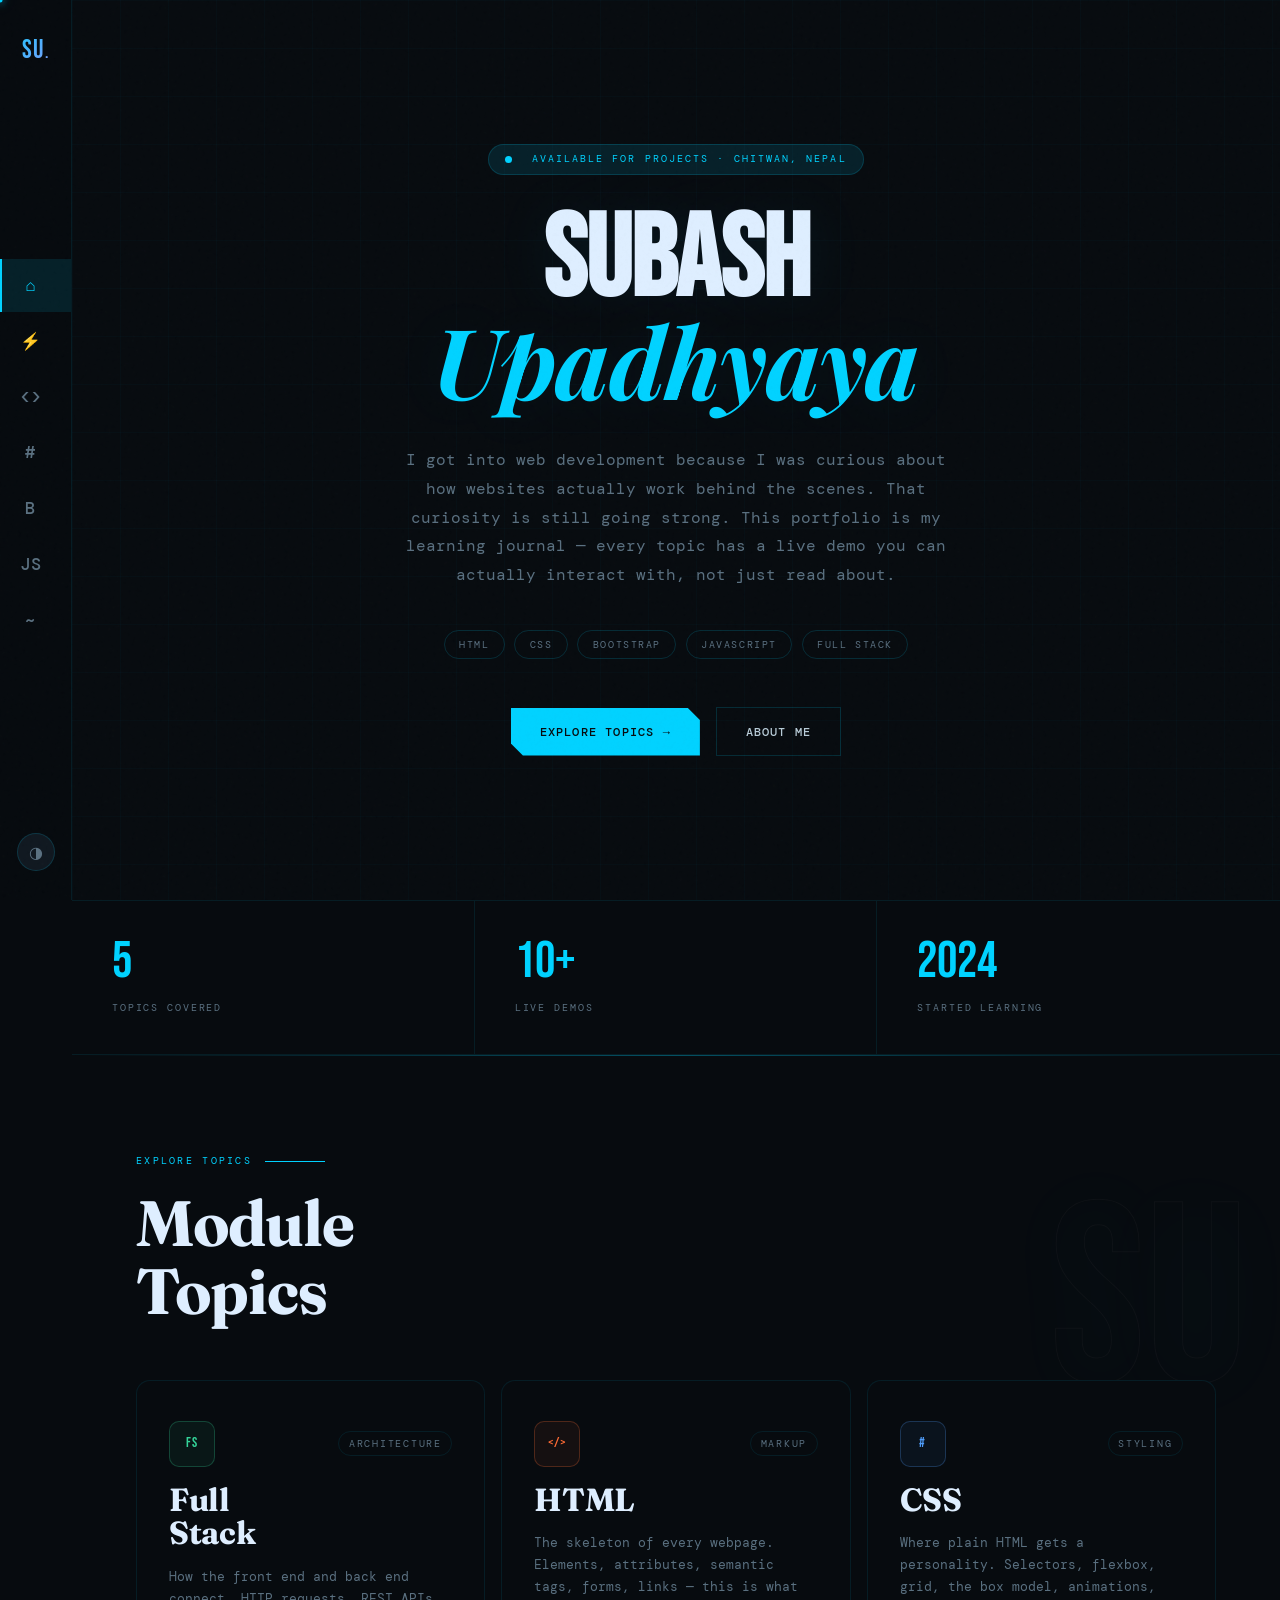
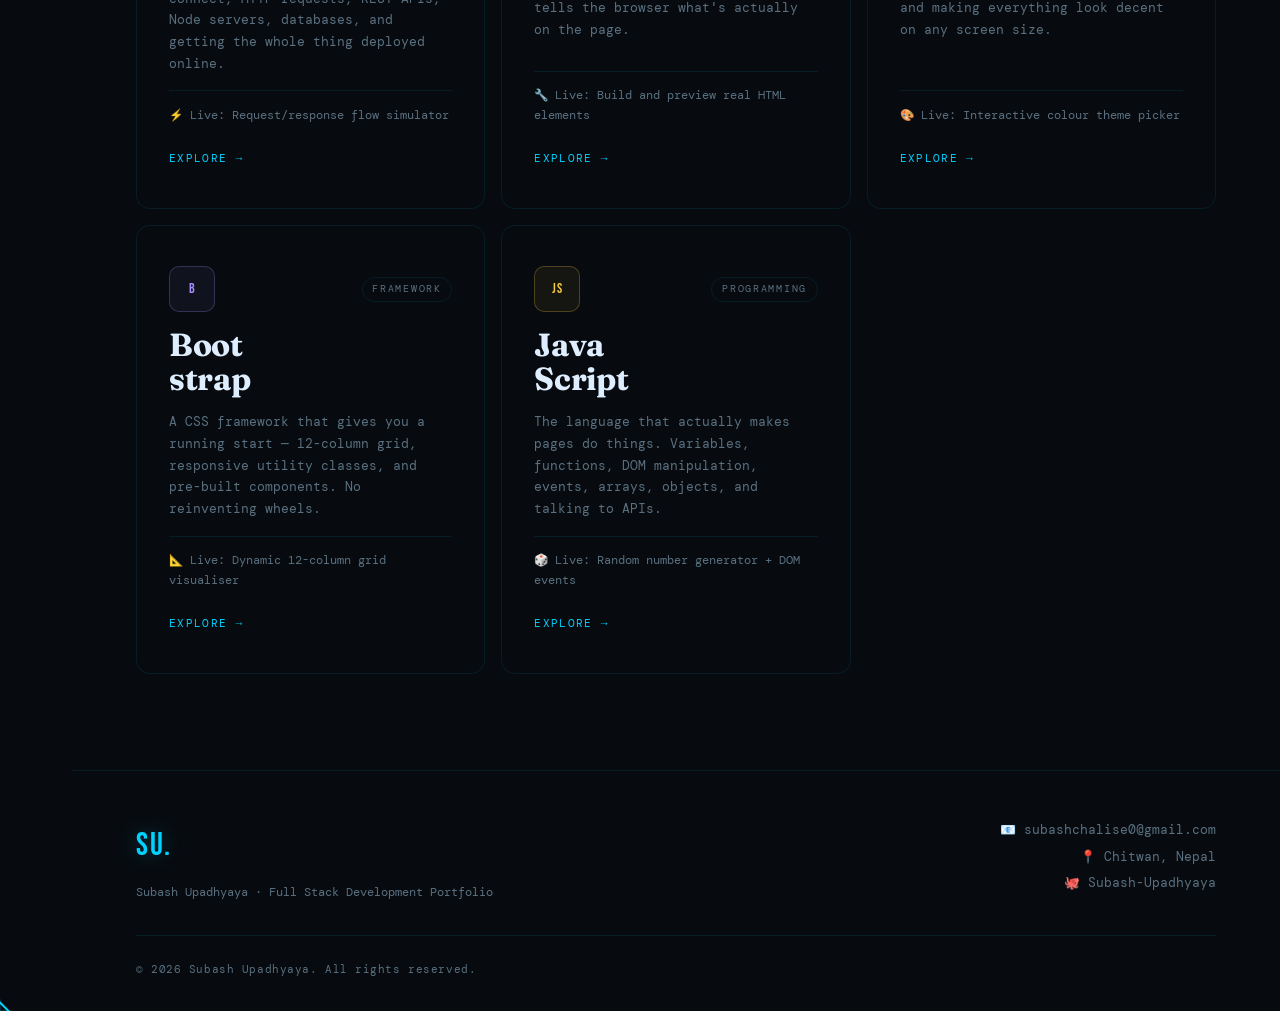
<file: index.html>
<!DOCTYPE html>
<html lang="en" data-theme="dark">
<head>
  <meta charset="UTF-8"/>
  <meta name="viewport" content="width=device-width, initial-scale=1.0"/>
  <title>Subash Upadhyaya · Full Stack Developer</title>
  <link rel="preconnect" href="https://fonts.googleapis.com"/>
  <link rel="preconnect" href="https://fonts.gstatic.com" crossorigin/>
  <link href="https://fonts.googleapis.com/css2?family=Playfair+Display:ital,wght@0,400;0,700;0,900;1,400;1,700&family=DM+Mono:ital,wght@0,300;0,400;0,500;1,300;1,400&family=Bebas+Neue&family=Fraunces:ital,opsz,wght@0,9..144,300;0,9..144,700;0,9..144,900;1,9..144,300;1,9..144,700&display=swap" rel="stylesheet"/>
  <link rel="stylesheet" href="style.css"/>
  <style>
    /* ── extra index-only polish ── */
    .hero-kicker {
      display: inline-flex; align-items: center; gap: 0.6rem;
      background: var(--accent-dim); border: 1px solid var(--border2);
      padding: 0.35rem 1rem; border-radius: 30px;
      font-size: 0.65rem; letter-spacing: 0.2em; text-transform: uppercase;
      color: var(--accent); margin-bottom: 2.2rem;
    }
    .hero-kicker::before { content:''; display:block; width:7px; height:7px; border-radius:50%; background:var(--accent); animation: pulse 2s ease infinite; }
    @keyframes pulse { 0%,100%{opacity:1;transform:scale(1)} 50%{opacity:0.4;transform:scale(0.7)} }

    .stat-strip {
      display: grid; grid-template-columns: repeat(3,1fr);
      border-top: 1px solid var(--border); border-bottom: 1px solid var(--border);
    }
    .stat-item {
      padding: 2.2rem 2.5rem; border-right: 1px solid var(--border);
      transition: background 0.2s;
    }
    .stat-item:last-child { border-right: none; }
    .stat-item:hover { background: var(--accent-dim); }
    .stat-num {
      font-family: var(--ff-display); font-size: 3.2rem; color: var(--accent);
      line-height: 1; display: block; margin-bottom: 0.4rem;
    }
    .stat-label { font-size: 0.65rem; letter-spacing: 0.18em; text-transform: uppercase; color: var(--text2); }

    /* glowing divider */
    .glow-divider {
      height: 1px; background: linear-gradient(90deg, transparent, var(--accent), transparent);
      opacity: 0.35; margin: 0;
    }
    @media (max-width:900px) { .stat-strip { grid-template-columns:1fr; } .stat-item { border-right:none; border-bottom:1px solid var(--border); } }
  </style>
</head>
<body>
<div class="main-wrap">

  <div class="page-hero-bg">SU</div>

  <!-- ── HERO ── -->
  <header class="hero hero-full">
    <div class="hero-left hero-left-full">
      <div class="hero-kicker">
        <span></span>Available for projects · Chitwan, Nepal
      </div>

      <h1 class="hero-name">
        Subash<br><em>Upadhyaya</em>
      </h1>

      <p class="hero-tagline">
        I got into web development because I was curious about how websites actually work behind the scenes.
        That curiosity is still going strong. This portfolio is my learning journal — every topic has a live demo you can actually interact with, not just read about.
      </p>

      <div class="hero-chips">
        <span class="chip">HTML</span>
        <span class="chip">CSS</span>
        <span class="chip">Bootstrap</span>
        <span class="chip">JavaScript</span>
        <span class="chip">Full Stack</span>
      </div>

      <div class="hero-cta">
        <a href="#topics" class="btn-primary">Explore Topics →</a>
        <a href="about.html" class="btn-outline">About Me</a>
      </div>
    </div>
  </header>

  <!-- ── STATS ── -->
  <div class="stat-strip">
    <div class="stat-item">
      <span class="stat-num">5</span>
      <span class="stat-label">Topics Covered</span>
    </div>
    <div class="stat-item">
      <span class="stat-num">10+</span>
      <span class="stat-label">Live Demos</span>
    </div>
    <div class="stat-item">
      <span class="stat-num">2024</span>
      <span class="stat-label">Started Learning</span>
    </div>
  </div>

  <div class="glow-divider"></div>

  <!-- ── TOPIC CARDS ── -->
  <section class="topics-section" id="topics">
    <div class="section-eyebrow">Explore Topics</div>
    <div class="section-heading">Module<br>Topics</div>

    <div class="topic-grid">

      <a href="fullstack.html" class="topic-card reveal" style="--card-accent:var(--fs-c)">
        <div class="tc-header">
          <div class="tc-icon" style="color:var(--fs-c);border-color:rgba(52,211,153,0.25);background:rgba(52,211,153,0.06)">FS</div>
          <span class="tc-tag">Architecture</span>
        </div>
        <div class="tc-title">Full<br>Stack</div>
        <p class="tc-desc">How the front end and back end connect, HTTP requests, REST APIs, Node servers, databases, and getting the whole thing deployed online.</p>
        <div class="tc-hint">⚡ Live: Request/response flow simulator</div>
        <span class="tc-link">Explore <span>→</span></span>
      </a>

      <a href="html.html" class="topic-card reveal" style="--card-accent:var(--html-c);transition-delay:0.04s">
        <div class="tc-header">
          <div class="tc-icon" style="color:var(--html-c);border-color:rgba(255,107,53,0.25);background:rgba(255,107,53,0.06)">&lt;/&gt;</div>
          <span class="tc-tag">Markup</span>
        </div>
        <div class="tc-title">HTML</div>
        <p class="tc-desc">The skeleton of every webpage. Elements, attributes, semantic tags, forms, links — this is what tells the browser what's actually on the page.</p>
        <div class="tc-hint">🔧 Live: Build and preview real HTML elements</div>
        <span class="tc-link">Explore <span>→</span></span>
      </a>

      <a href="css.html" class="topic-card reveal" style="--card-accent:var(--css-c);transition-delay:0.08s">
        <div class="tc-header">
          <div class="tc-icon" style="color:var(--css-c);border-color:rgba(79,156,249,0.25);background:rgba(79,156,249,0.06)">#</div>
          <span class="tc-tag">Styling</span>
        </div>
        <div class="tc-title">CSS</div>
        <p class="tc-desc">Where plain HTML gets a personality. Selectors, flexbox, grid, the box model, animations, and making everything look decent on any screen size.</p>
        <div class="tc-hint">🎨 Live: Interactive colour theme picker</div>
        <span class="tc-link">Explore <span>→</span></span>
      </a>

      <a href="bootstrap.html" class="topic-card reveal" style="--card-accent:var(--bs-c);transition-delay:0.12s">
        <div class="tc-header">
          <div class="tc-icon" style="color:var(--bs-c);border-color:rgba(167,139,250,0.25);background:rgba(167,139,250,0.06)">B</div>
          <span class="tc-tag">Framework</span>
        </div>
        <div class="tc-title">Boot<br>strap</div>
        <p class="tc-desc">A CSS framework that gives you a running start — 12-column grid, responsive utility classes, and pre-built components. No reinventing wheels.</p>
        <div class="tc-hint">📐 Live: Dynamic 12-column grid visualiser</div>
        <span class="tc-link">Explore <span>→</span></span>
      </a>

      <a href="javascript.html" class="topic-card reveal" style="--card-accent:var(--js-c);transition-delay:0.16s">
        <div class="tc-header">
          <div class="tc-icon" style="color:var(--js-c);border-color:rgba(245,200,66,0.25);background:rgba(245,200,66,0.06)">JS</div>
          <span class="tc-tag">Programming</span>
        </div>
        <div class="tc-title">Java<br>Script</div>
        <p class="tc-desc">The language that actually makes pages do things. Variables, functions, DOM manipulation, events, arrays, objects, and talking to APIs.</p>
        <div class="tc-hint">🎲 Live: Random number generator + DOM events</div>
        <span class="tc-link">Explore <span>→</span></span>
      </a>

    </div>
  </section>

  <footer class="footer">
    <div class="footer-inner">
      <div>
        <div class="footer-logo">SU.</div>
        <div class="footer-tagline">Subash Upadhyaya · Full Stack Development Portfolio</div>
      </div>
      <div class="footer-contact">
        <p>📧 subashchalise0@gmail.com</p>
        <p>📍 Chitwan, Nepal</p>
        <p>🐙 Subash-Upadhyaya</p>
      </div>
    </div>
    <div class="footer-bottom">© 2026 Subash Upadhyaya. All rights reserved.</div>
  </footer>

</div>
<script src="main.js"></script>
</body>
</html>
</file>
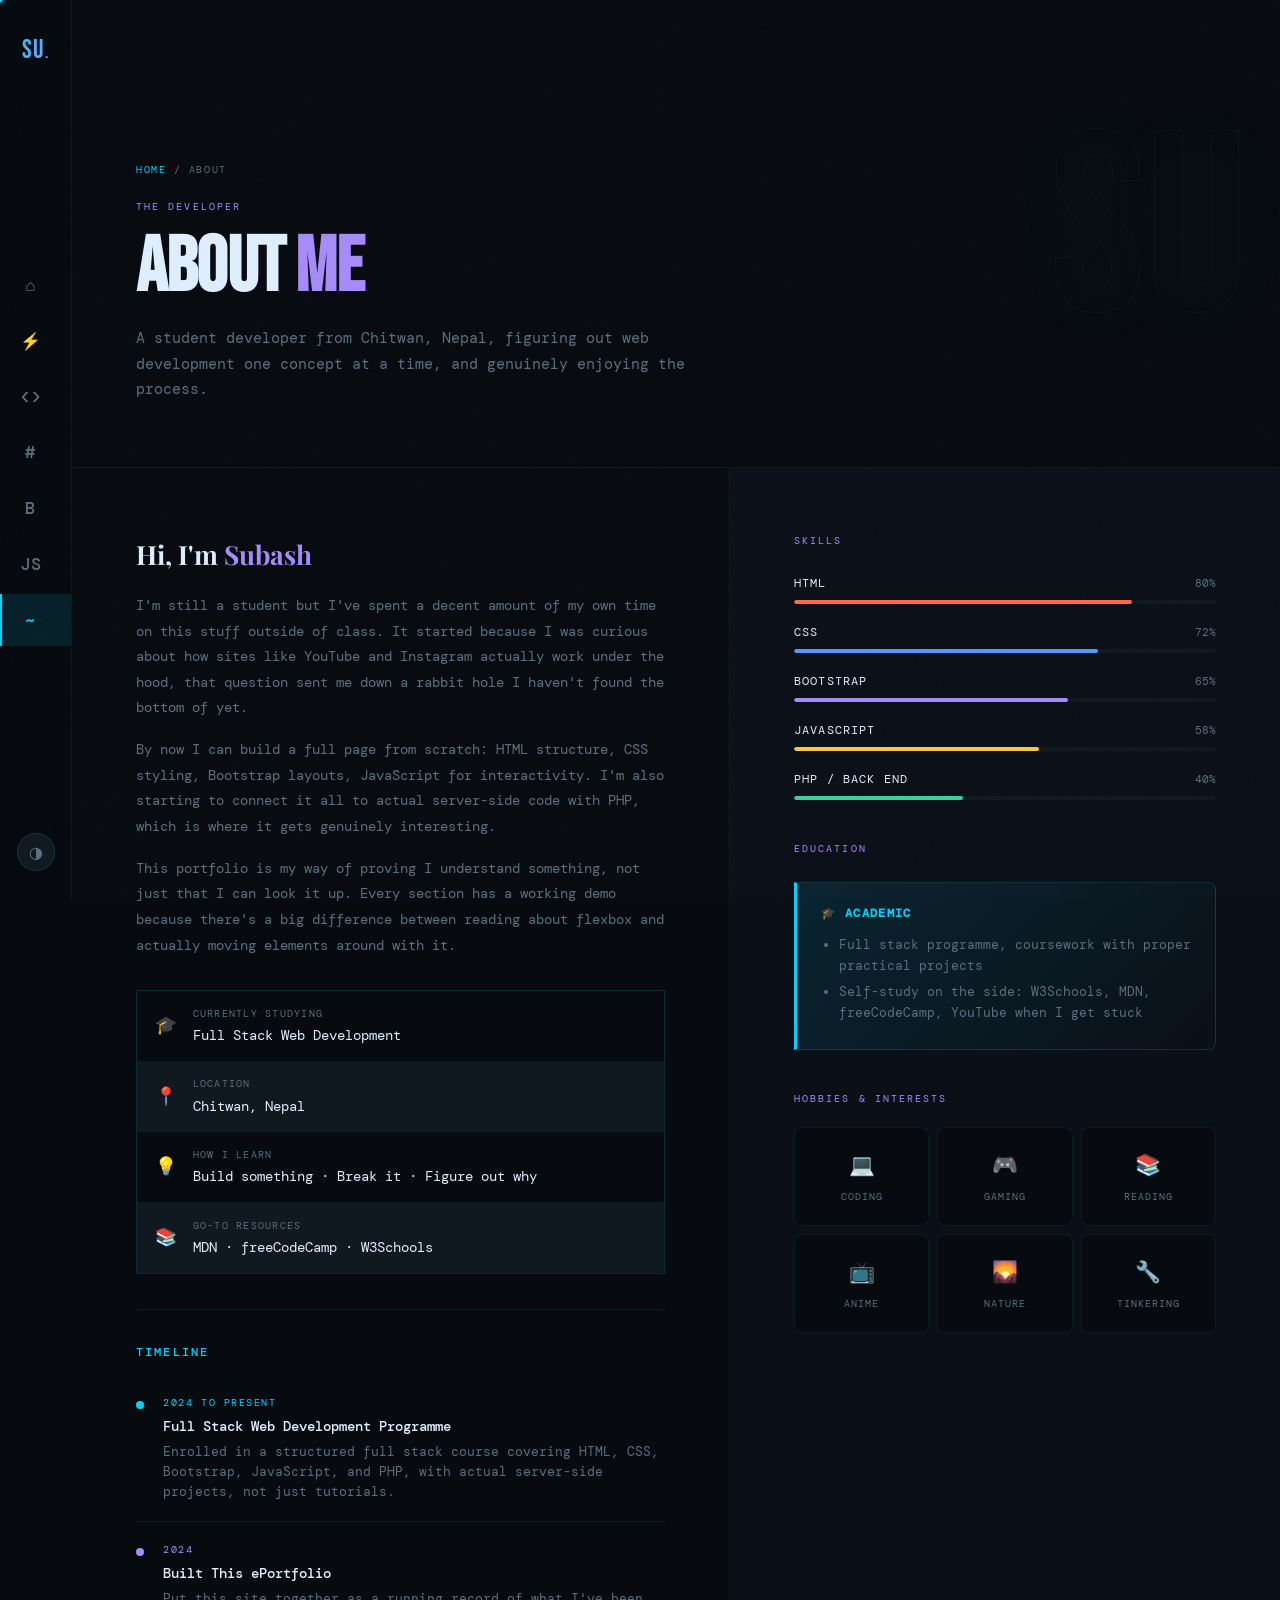
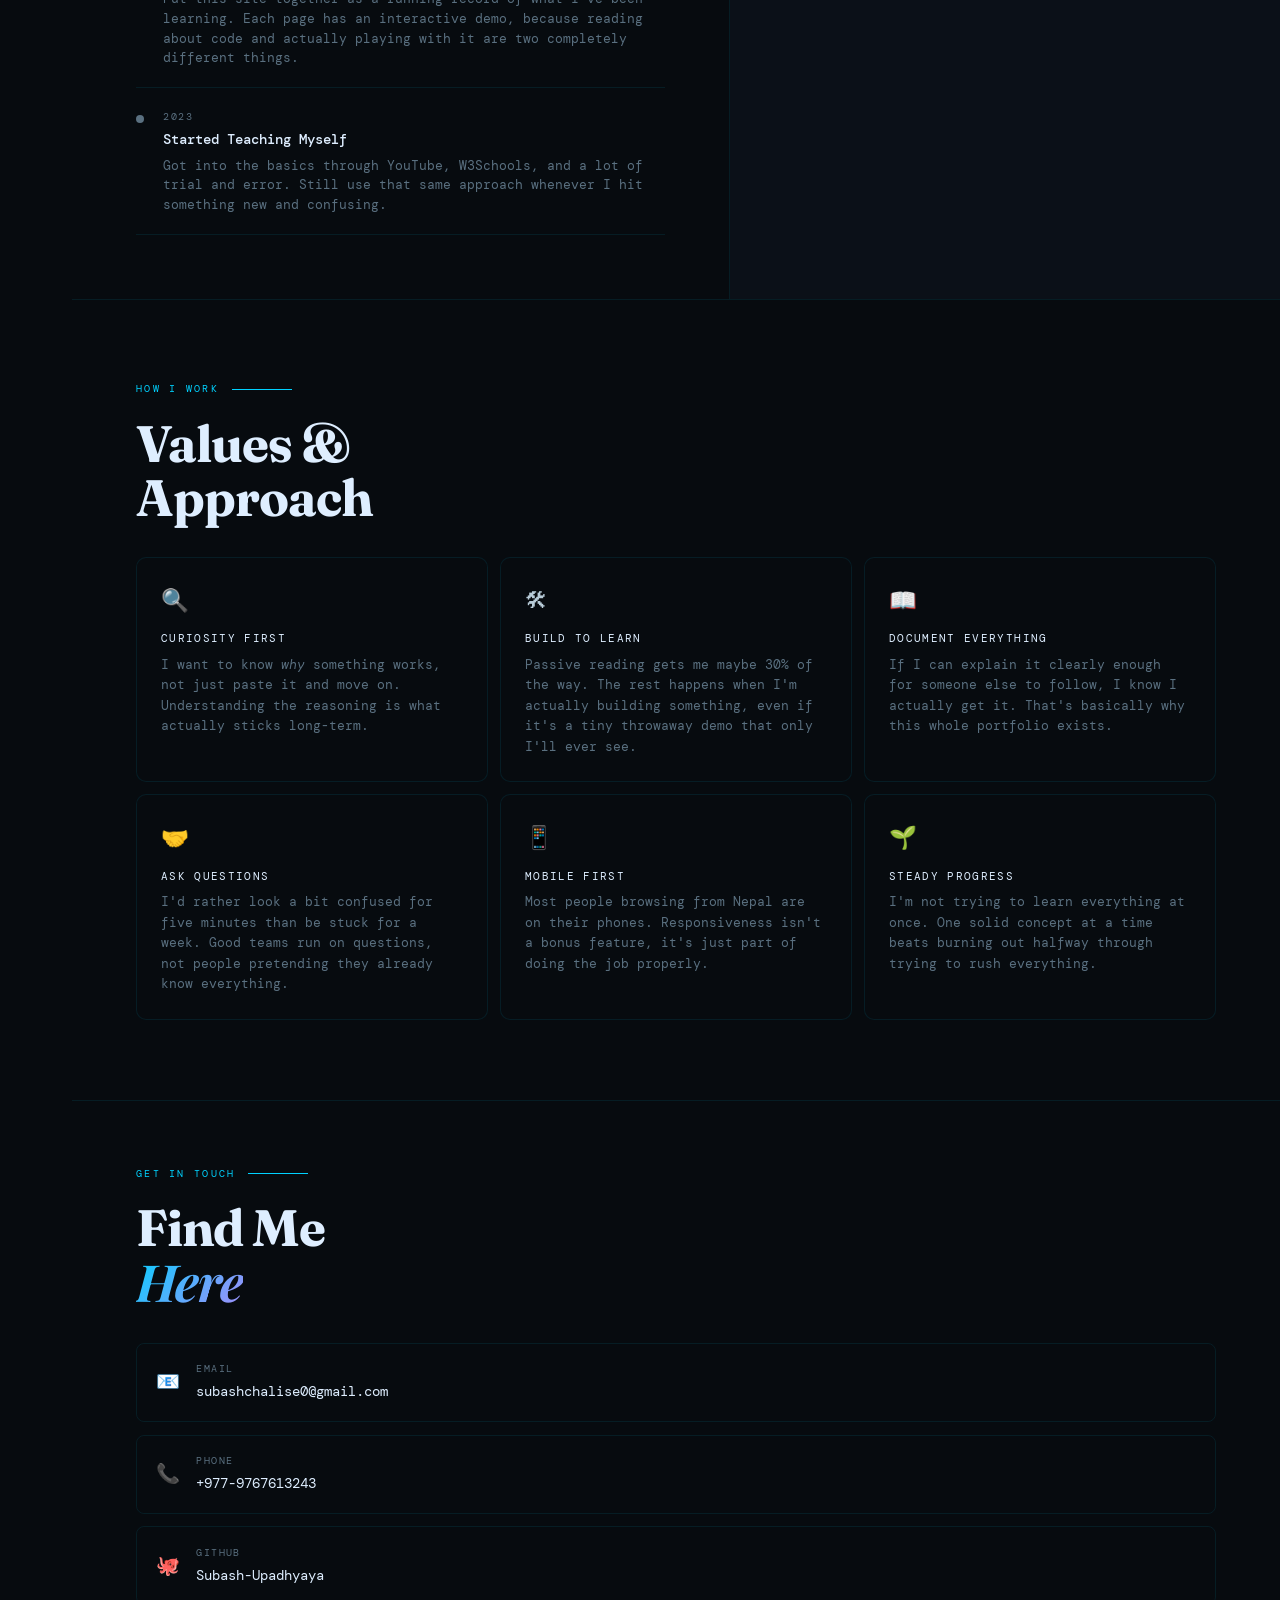
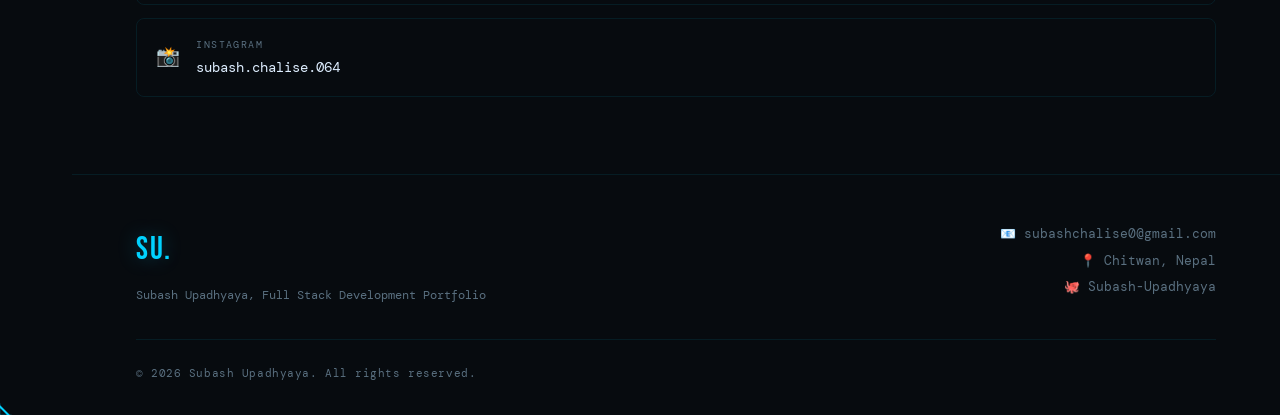
<file: about.html>
<!DOCTYPE html>
<html lang="en" data-theme="dark">
<head>
  <meta charset="UTF-8"/>
  <meta name="viewport" content="width=device-width, initial-scale=1.0"/>
  <title>About | Subash Upadhyaya</title>
  <link rel="preconnect" href="https://fonts.googleapis.com"/>
  <link href="https://fonts.googleapis.com/css2?family=Playfair+Display:ital,wght@0,400;0,700;0,900;1,400;1,700&family=DM+Mono:ital,wght@0,300;0,400;0,500;1,300;1,400&family=Bebas+Neue&family=Fraunces:ital,opsz,wght@0,9..144,300;0,9..144,700;0,9..144,900;1,9..144,300;1,9..144,700&display=swap" rel="stylesheet"/>
  <link rel="stylesheet" href="style.css"/>
</head>
<body>

<div class="main-wrap">

  <section class="page-hero">
    <div class="page-hero-bg">SU</div>
    <div class="page-hero-inner">
      <div class="page-breadcrumb"><a href="index.html">Home</a> About</div>
      <div class="page-topic-label" style="color:var(--purple)">The Developer</div>
      <h1>About <span style="color:var(--purple)">Me</span></h1>
      <p>A student developer from Chitwan, Nepal, figuring out web development one concept at a time, and genuinely enjoying the process.</p>
    </div>
  </section>

  <div class="topic-body">

    <!-- left column: bio, quick facts, timeline -->
    <div class="content-col">
      <h2>Hi, I'm <span style="color:var(--purple)">Subash</span></h2>
      <p>I'm still a student but I've spent a decent amount of my own time on this stuff outside of class. It started because I was curious about how sites like YouTube and Instagram actually work under the hood, that question sent me down a rabbit hole I haven't found the bottom of yet.</p>
      <p>By now I can build a full page from scratch: HTML structure, CSS styling, Bootstrap layouts, JavaScript for interactivity. I'm also starting to connect it all to actual server-side code with PHP, which is where it gets genuinely interesting.</p>
      <p>This portfolio is my way of proving I understand something, not just that I can look it up. Every section has a working demo because there's a big difference between reading about flexbox and actually moving elements around with it.</p>

      <!-- quick facts, basic flex rows, no separate component needed -->
      <div style="display:flex;flex-direction:column;gap:1px;background:var(--border);border:1px solid var(--border);margin-top:2rem">
        <div style="display:flex;align-items:center;gap:1rem;background:var(--bg);padding:0.85rem 1.1rem">
          <span style="font-size:1.1rem">🎓</span>
          <div>
            <div style="font-size:0.65rem;letter-spacing:0.12em;text-transform:uppercase;color:var(--text2);margin-bottom:0.1rem">Currently Studying</div>
            <div style="font-size:0.85rem;color:var(--heading)">Full Stack Web Development</div>
          </div>
        </div>
        <div style="display:flex;align-items:center;gap:1rem;background:var(--bg3);padding:0.85rem 1.1rem">
          <span style="font-size:1.1rem">📍</span>
          <div>
            <div style="font-size:0.65rem;letter-spacing:0.12em;text-transform:uppercase;color:var(--text2);margin-bottom:0.1rem">Location</div>
            <div style="font-size:0.85rem;color:var(--heading)">Chitwan, Nepal</div>
          </div>
        </div>
        <div style="display:flex;align-items:center;gap:1rem;background:var(--bg);padding:0.85rem 1.1rem">
          <span style="font-size:1.1rem">💡</span>
          <div>
            <div style="font-size:0.65rem;letter-spacing:0.12em;text-transform:uppercase;color:var(--text2);margin-bottom:0.1rem">How I Learn</div>
            <div style="font-size:0.85rem;color:var(--heading)">Build something · Break it · Figure out why</div>
          </div>
        </div>
        <div style="display:flex;align-items:center;gap:1rem;background:var(--bg3);padding:0.85rem 1.1rem">
          <span style="font-size:1.1rem">📚</span>
          <div>
            <div style="font-size:0.65rem;letter-spacing:0.12em;text-transform:uppercase;color:var(--text2);margin-bottom:0.1rem">Go-to Resources</div>
            <div style="font-size:0.85rem;color:var(--heading)">MDN · freeCodeCamp · W3Schools</div>
          </div>
        </div>
      </div>

      <h3>Timeline</h3>
      <div class="reveal">
        <div class="tl-item">
          <div class="tl-dot"></div>
          <div>
            <div class="tl-date">2024 to Present</div>
            <div class="tl-title">Full Stack Web Development Programme</div>
            <div class="tl-desc">Enrolled in a structured full stack course covering HTML, CSS, Bootstrap, JavaScript, and PHP, with actual server-side projects, not just tutorials.</div>
          </div>
        </div>
        <div class="tl-item">
          <div class="tl-dot" style="background:var(--purple)"></div>
          <div>
            <div class="tl-date" style="color:var(--purple)">2024</div>
            <div class="tl-title">Built This ePortfolio</div>
            <div class="tl-desc">Put this site together as a running record of what I've been learning. Each page has an interactive demo, because reading about code and actually playing with it are two completely different things.</div>
          </div>
        </div>
        <div class="tl-item">
          <div class="tl-dot" style="background:var(--text2)"></div>
          <div>
            <div class="tl-date" style="color:var(--text2)">2023</div>
            <div class="tl-title">Started Teaching Myself</div>
            <div class="tl-desc">Got into the basics through YouTube, W3Schools, and a lot of trial and error. Still use that same approach whenever I hit something new and confusing.</div>
          </div>
        </div>
      </div>
    </div>

    <!-- right column: skill bars, education, hobbies -->
    <div class="demo-col">
      <div style="font-size:0.65rem;letter-spacing:0.2em;text-transform:uppercase;color:var(--purple);margin-bottom:1.5rem">Skills</div>

      <!--
        Skill bars:
        - data-pct holds the target width percentage
        - the JS below watches when each row enters view, then animates the fill
        - starting at width:0 means they don't animate before you scroll to them
      -->
      <div class="skills-list reveal">
        <div class="skill-row" data-pct="80">
          <div class="skill-meta">
            <span class="skill-name">HTML</span>
            <span class="skill-pct">80%</span>
          </div>
          <div class="skill-track"><div class="skill-fill" style="background:var(--html-c)"></div></div>
        </div>
        <div class="skill-row" data-pct="72">
          <div class="skill-meta">
            <span class="skill-name">CSS</span>
            <span class="skill-pct">72%</span>
          </div>
          <div class="skill-track"><div class="skill-fill" style="background:var(--css-c)"></div></div>
        </div>
        <div class="skill-row" data-pct="65">
          <div class="skill-meta">
            <span class="skill-name">Bootstrap</span>
            <span class="skill-pct">65%</span>
          </div>
          <div class="skill-track"><div class="skill-fill" style="background:var(--bs-c)"></div></div>
        </div>
        <div class="skill-row" data-pct="58">
          <div class="skill-meta">
            <span class="skill-name">JavaScript</span>
            <span class="skill-pct">58%</span>
          </div>
          <div class="skill-track"><div class="skill-fill" style="background:var(--js-c)"></div></div>
        </div>
        <div class="skill-row" data-pct="40">
          <div class="skill-meta">
            <span class="skill-name">PHP / Back End</span>
            <span class="skill-pct">40%</span>
          </div>
          <div class="skill-track"><div class="skill-fill" style="background:var(--fs-c)"></div></div>
        </div>
      </div>

      <div style="margin-top:2.5rem">
        <div style="font-size:0.65rem;letter-spacing:0.2em;text-transform:uppercase;color:var(--purple);margin-bottom:1rem">Education</div>
        <div class="info-box reveal">
          <h4>🎓 Academic</h4>
          <ul>
            <li>Full stack programme, coursework with proper practical projects</li>
            <li>Self-study on the side: W3Schools, MDN, freeCodeCamp, YouTube when I get stuck</li>
          </ul>
        </div>
      </div>

      <!--Hobbies grid-->
      <div style="margin-top:2.5rem">
        <div style="font-size:0.65rem;letter-spacing:0.2em;text-transform:uppercase;color:var(--purple);margin-bottom:1rem">Hobbies &amp; Interests</div>
        <div class="hobby-grid reveal">
          <div class="hobby-card"><div class="hc-icon">💻</div><div class="hc-name">Coding</div></div>
          <div class="hobby-card"><div class="hc-icon">🎮</div><div class="hc-name">Gaming</div></div>
          <div class="hobby-card"><div class="hc-icon">📚</div><div class="hc-name">Reading</div></div>
          <div class="hobby-card"><div class="hc-icon">📺</div><div class="hc-name">Anime</div></div>
          <div class="hobby-card"><div class="hc-icon">🌄</div><div class="hc-name">Nature</div></div>
          <div class="hobby-card"><div class="hc-icon">🔧</div><div class="hc-name">Tinkering</div></div>
        </div>
      </div>
    </div>
  </div>

  <!-- values section -->
  <section style="padding:5rem 4rem;border-top:1px solid var(--border)">
    <div class="section-eyebrow">How I Work</div>
    <div class="section-heading" style="font-size:clamp(32px,4vw,52px);margin-bottom:2rem">Values &amp;<br>Approach</div>
    <div class="values-grid">
      <div class="value-card reveal">
        <div class="vc-icon">🔍</div>
        <div class="vc-title">Curiosity First</div>
        <div class="vc-body">I want to know <em>why</em> something works, not just paste it and move on. Understanding the reasoning is what actually sticks long-term.</div>
      </div>
      <div class="value-card reveal" style="transition-delay:0.05s">
        <div class="vc-icon">🛠</div>
        <div class="vc-title">Build to Learn</div>
        <div class="vc-body">Passive reading gets me maybe 30% of the way. The rest happens when I'm actually building something, even if it's a tiny throwaway demo that only I'll ever see.</div>
      </div>
      <div class="value-card reveal" style="transition-delay:0.1s">
        <div class="vc-icon">📖</div>
        <div class="vc-title">Document Everything</div>
        <div class="vc-body">If I can explain it clearly enough for someone else to follow, I know I actually get it. That's basically why this whole portfolio exists.</div>
      </div>
      <div class="value-card reveal" style="transition-delay:0.15s">
        <div class="vc-icon">🤝</div>
        <div class="vc-title">Ask Questions</div>
        <div class="vc-body">I'd rather look a bit confused for five minutes than be stuck for a week. Good teams run on questions, not people pretending they already know everything.</div>
      </div>
      <div class="value-card reveal" style="transition-delay:0.2s">
        <div class="vc-icon">📱</div>
        <div class="vc-title">Mobile First</div>
        <div class="vc-body">Most people browsing from Nepal are on their phones. Responsiveness isn't a bonus feature, it's just part of doing the job properly.</div>
      </div>
      <div class="value-card reveal" style="transition-delay:0.25s">
        <div class="vc-icon">🌱</div>
        <div class="vc-title">Steady Progress</div>
        <div class="vc-body">I'm not trying to learn everything at once. One solid concept at a time beats burning out halfway through trying to rush everything.</div>
      </div>
    </div>
  </section>

  <!-- contact section -->
  <section style="padding:4rem;border-top:1px solid var(--border)" id="contact">
    <div class="section-eyebrow">Get in Touch</div>
    <div>
      <div class="section-heading" style="font-size:clamp(32px,4vw,52px);margin-bottom:2rem">Find Me<br><em style="font-family:var(--ff-serif);font-style:italic;color:var(--purple)">Here</em></div>
      <div class="ci-item reveal"><span class="ci-icon">📧</span><div><div class="ci-label">Email</div><div class="ci-value">subashchalise0@gmail.com</div></div></div>
      <div class="ci-item reveal" style="transition-delay:0.05s"><span class="ci-icon">📞</span><div><div class="ci-label">Phone</div><div class="ci-value">+977-9767613243</div></div></div>
      <div class="ci-item reveal" style="transition-delay:0.1s"><span class="ci-icon">🐙</span><div><div class="ci-label">GitHub</div><div class="ci-value">Subash-Upadhyaya</div></div></div>
      <div class="ci-item reveal" style="transition-delay:0.15s"><span class="ci-icon">📸</span><div><div class="ci-label">Instagram</div><div class="ci-value">subash.chalise.064</div></div></div>
    </div>

  </section>

  <footer class="footer">
    <div class="footer-inner">
      <div>
        <div class="footer-logo">SU.</div>
        <div class="footer-tagline">Subash Upadhyaya, Full Stack Development Portfolio</div>
      </div>
      <div class="footer-contact">
        <p>📧 subashchalise0@gmail.com</p>
        <p>📍 Chitwan, Nepal</p>
        <p>🐙 Subash-Upadhyaya</p>
      </div>
    </div>
    <div class="footer-bottom">© 2026 Subash Upadhyaya. All rights reserved.</div>
  </footer>

</div>

<script src="main.js"></script>
<script>

  // ── SKILL BAR ANIMATION
  // each .skill-row has data-pct = target percentage
  // observer fires once the row scrolls into view, then sets the fill width
  var barWatcher = new IntersectionObserver(function (entries) {
    entries.forEach(function (entry) {
      if (!entry.isIntersecting) return;
      var row  = entry.target;
      var pct  = row.getAttribute('data-pct');
      var fill = row.querySelector('.skill-fill');
      if (fill) fill.style.width = pct + '%';
      barWatcher.unobserve(row); // run once only
    });
  }, { threshold: 0.3 });

  document.querySelectorAll('.skill-row').forEach(function (r) {
    barWatcher.observe(r);
  });


  // ── CONTACT FORM
  // no real backend, just simulates a send delay then shows success
  function submitForm(e) {
    e.preventDefault();

    var btn   = document.getElementById('sendBtn');
    var label = document.getElementById('sendLabel');
    var msg   = document.getElementById('sentMsg');

    // disable and show loading state
    btn.disabled     = true;
    label.textContent = 'Sending…';

    // fake 1.8s network delay, then show success
    setTimeout(function () {
      msg.style.display = 'block';
      btn.disabled       = false;
      label.textContent  = 'Send Message →';
      e.target.reset();
    }, 1800);
  }

</script>
</body>
</html>
</file>
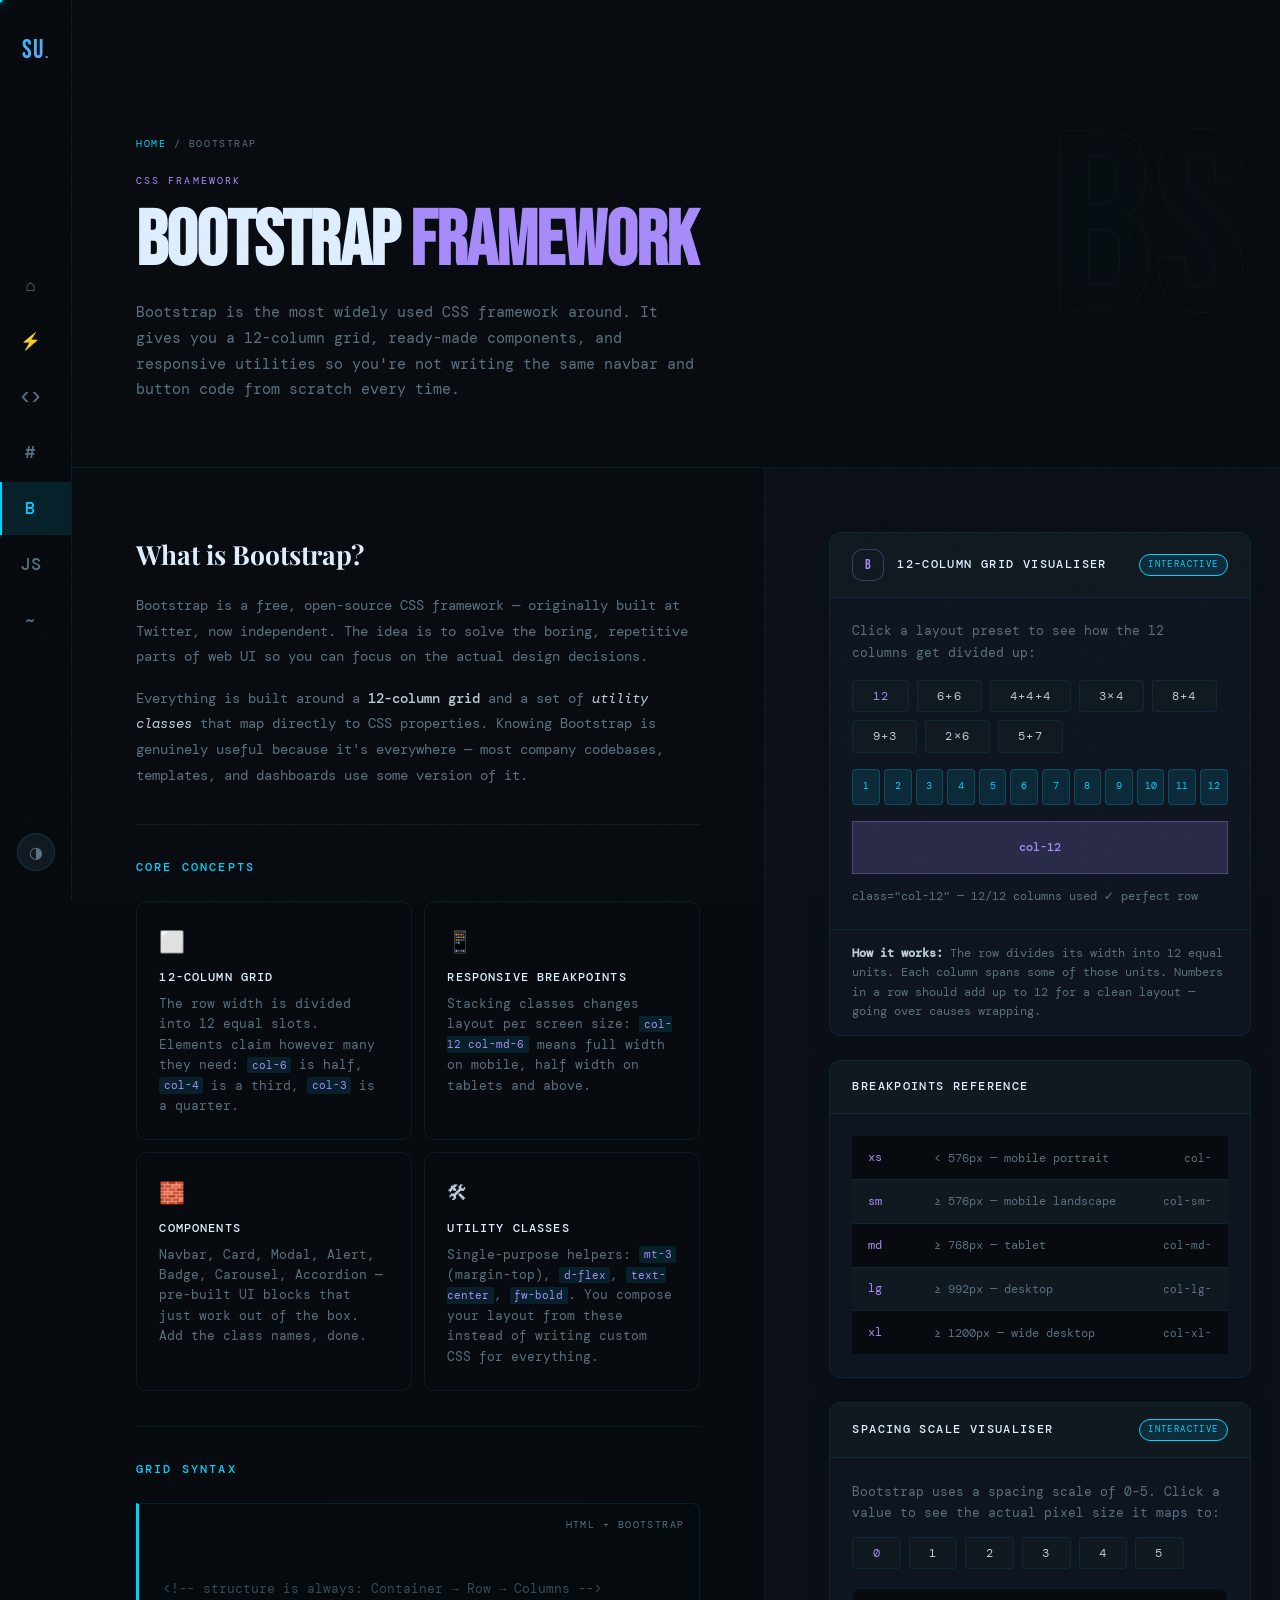
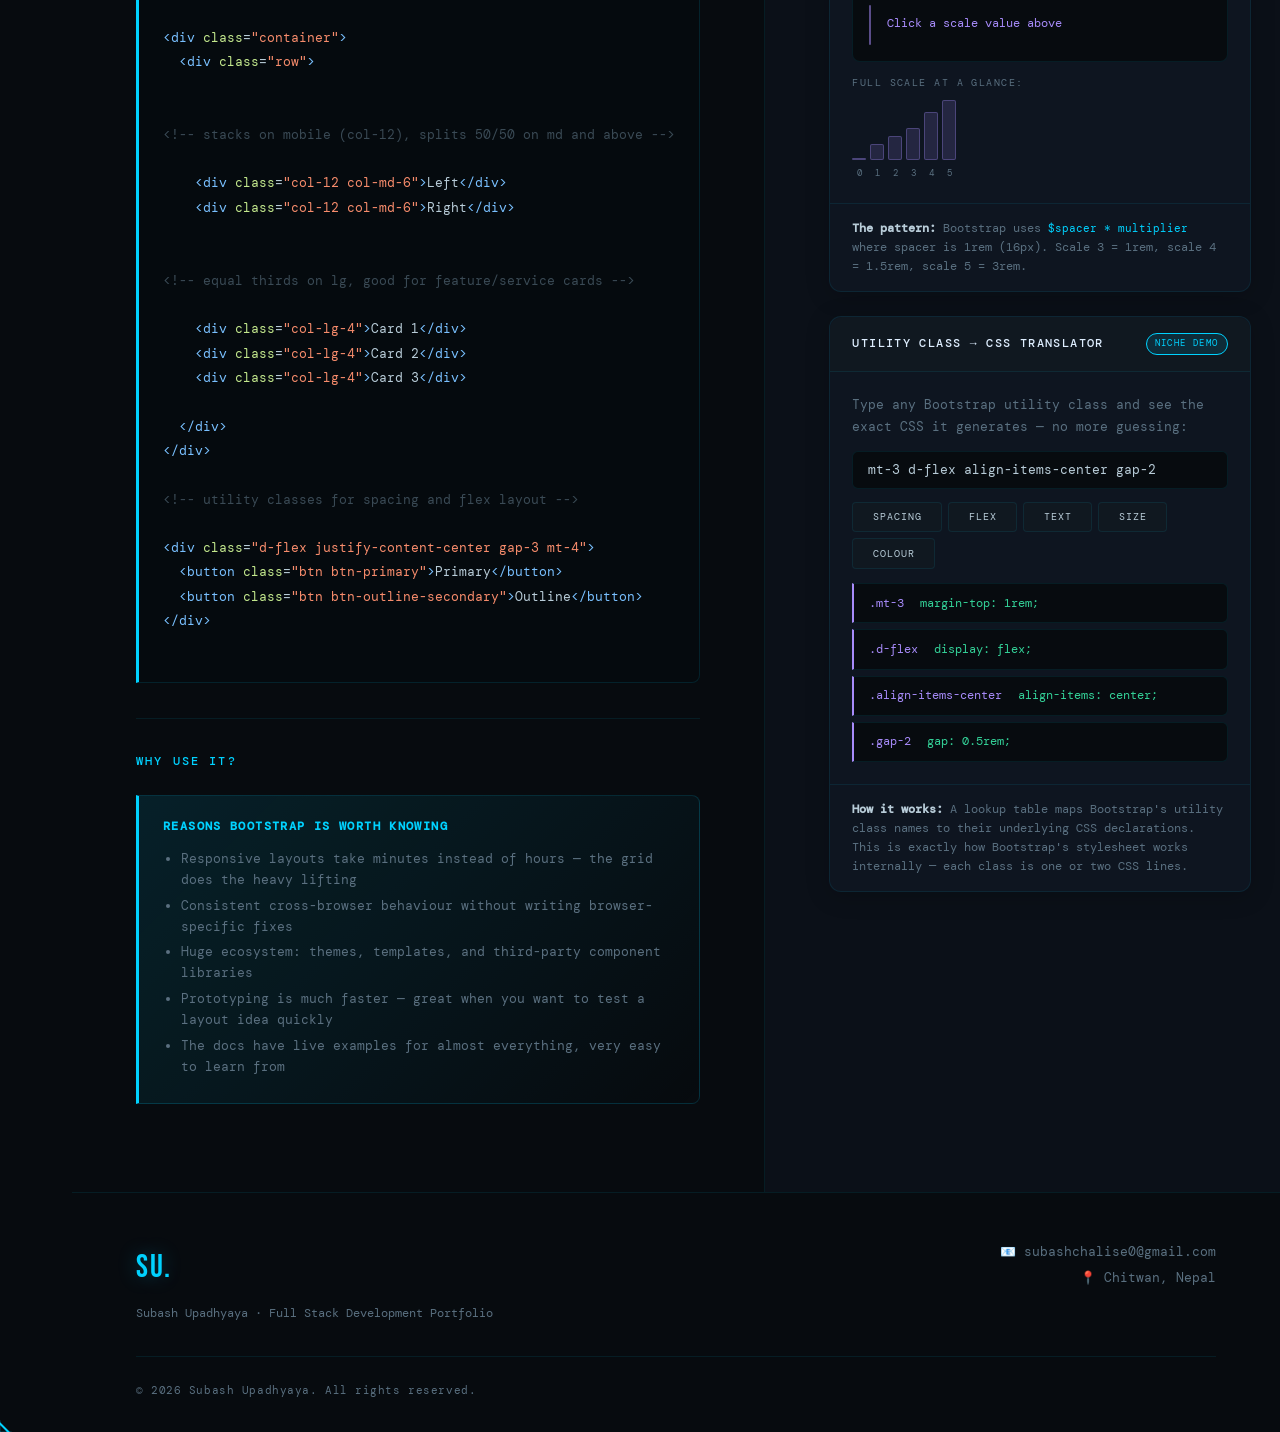
<file: bootstrap.html>
<!DOCTYPE html>
<html lang="en" data-theme="dark">
<head>
  <meta charset="UTF-8"/>
  <meta name="viewport" content="width=device-width, initial-scale=1.0"/>
  <title>Bootstrap | Subash Upadhyaya</title>
  <link rel="preconnect" href="https://fonts.googleapis.com"/>
  <link href="https://fonts.googleapis.com/css2?family=Playfair+Display:ital,wght@0,400;0,700;0,900;1,400;1,700&family=DM+Mono:ital,wght@0,300;0,400;0,500;1,300;1,400&family=Bebas+Neue&family=Fraunces:ital,opsz,wght@0,9..144,300;0,9..144,700;0,9..144,900;1,9..144,300;1,9..144,700&display=swap" rel="stylesheet"/>
  <link rel="stylesheet" href="style.css"/>
</head>
<body>
<div class="main-wrap">

  <section class="page-hero">
    <div class="page-hero-bg">BS</div>
    <div class="page-hero-inner">
      <div class="page-breadcrumb"><a href="index.html">Home</a> Bootstrap</div>
      <div class="page-topic-label" style="color:var(--bs-c)">CSS Framework</div>
      <h1>Bootstrap <span style="color:var(--bs-c)">Framework</span></h1>
      <p>Bootstrap is the most widely used CSS framework around. It gives you a 12-column grid, ready-made components, and responsive utilities so you're not writing the same navbar and button code from scratch every time.</p>
    </div>
  </section>

  <div class="topic-body">

    <!-- ── LEFT: written content ── -->
    <div class="content-col">
      <h2>What is Bootstrap?</h2>
      <p>Bootstrap is a free, open-source CSS framework — originally built at Twitter, now independent. The idea is to solve the boring, repetitive parts of web UI so you can focus on the actual design decisions.</p>
      <p>Everything is built around a <strong>12-column grid</strong> and a set of <em>utility classes</em> that map directly to CSS properties. Knowing Bootstrap is genuinely useful because it's everywhere — most company codebases, templates, and dashboards use some version of it.</p>

      <h3>Core Concepts</h3>
      <div class="concept-grid reveal">
        <div class="concept-card">
          <div class="cc-icon">⬜</div>
          <div class="cc-title">12-Column Grid</div>
          <div class="cc-desc">The row width is divided into 12 equal slots. Elements claim however many they need: <code style="color:var(--bs-c)">col-6</code> is half, <code style="color:var(--bs-c)">col-4</code> is a third, <code style="color:var(--bs-c)">col-3</code> is a quarter.</div>
        </div>
        <div class="concept-card">
          <div class="cc-icon">📱</div>
          <div class="cc-title">Responsive Breakpoints</div>
          <div class="cc-desc">Stacking classes changes layout per screen size: <code style="color:var(--bs-c)">col-12 col-md-6</code> means full width on mobile, half width on tablets and above.</div>
        </div>
        <div class="concept-card">
          <div class="cc-icon">🧱</div>
          <div class="cc-title">Components</div>
          <div class="cc-desc">Navbar, Card, Modal, Alert, Badge, Carousel, Accordion — pre-built UI blocks that just work out of the box. Add the class names, done.</div>
        </div>
        <div class="concept-card">
          <div class="cc-icon">🛠</div>
          <div class="cc-title">Utility Classes</div>
          <div class="cc-desc">Single-purpose helpers: <code style="color:var(--bs-c)">mt-3</code> (margin-top), <code style="color:var(--bs-c)">d-flex</code>, <code style="color:var(--bs-c)">text-center</code>, <code style="color:var(--bs-c)">fw-bold</code>. You compose your layout from these instead of writing custom CSS for everything.</div>
        </div>
      </div>

      <h3>Grid Syntax</h3>
      <div class="code-block reveal">
        <span class="code-label">HTML + Bootstrap</span>
<span class="comment">&lt;!-- structure is always: Container → Row → Columns --&gt;</span>
<span class="tag">&lt;div</span> <span class="attr">class</span>=<span class="val">"container"</span><span class="tag">&gt;</span>
  <span class="tag">&lt;div</span> <span class="attr">class</span>=<span class="val">"row"</span><span class="tag">&gt;</span>

    <span class="comment">&lt;!-- stacks on mobile (col-12), splits 50/50 on md and above --&gt;</span>
    <span class="tag">&lt;div</span> <span class="attr">class</span>=<span class="val">"col-12 col-md-6"</span><span class="tag">&gt;</span>Left<span class="tag">&lt;/div&gt;</span>
    <span class="tag">&lt;div</span> <span class="attr">class</span>=<span class="val">"col-12 col-md-6"</span><span class="tag">&gt;</span>Right<span class="tag">&lt;/div&gt;</span>

    <span class="comment">&lt;!-- equal thirds on lg, good for feature/service cards --&gt;</span>
    <span class="tag">&lt;div</span> <span class="attr">class</span>=<span class="val">"col-lg-4"</span><span class="tag">&gt;</span>Card 1<span class="tag">&lt;/div&gt;</span>
    <span class="tag">&lt;div</span> <span class="attr">class</span>=<span class="val">"col-lg-4"</span><span class="tag">&gt;</span>Card 2<span class="tag">&lt;/div&gt;</span>
    <span class="tag">&lt;div</span> <span class="attr">class</span>=<span class="val">"col-lg-4"</span><span class="tag">&gt;</span>Card 3<span class="tag">&lt;/div&gt;</span>

  <span class="tag">&lt;/div&gt;</span>
<span class="tag">&lt;/div&gt;</span>

<span class="comment">&lt;!-- utility classes for spacing and flex layout --&gt;</span>
<span class="tag">&lt;div</span> <span class="attr">class</span>=<span class="val">"d-flex justify-content-center gap-3 mt-4"</span><span class="tag">&gt;</span>
  <span class="tag">&lt;button</span> <span class="attr">class</span>=<span class="val">"btn btn-primary"</span><span class="tag">&gt;</span>Primary<span class="tag">&lt;/button&gt;</span>
  <span class="tag">&lt;button</span> <span class="attr">class</span>=<span class="val">"btn btn-outline-secondary"</span><span class="tag">&gt;</span>Outline<span class="tag">&lt;/button&gt;</span>
<span class="tag">&lt;/div&gt;</span>
      </div>

      <h3>Why Use It?</h3>
      <div class="info-box reveal">
        <h4>Reasons Bootstrap is worth knowing</h4>
        <ul>
          <li>Responsive layouts take minutes instead of hours — the grid does the heavy lifting</li>
          <li>Consistent cross-browser behaviour without writing browser-specific fixes</li>
          <li>Huge ecosystem: themes, templates, and third-party component libraries</li>
          <li>Prototyping is much faster — great when you want to test a layout idea quickly</li>
          <li>The docs have live examples for almost everything, very easy to learn from</li>
        </ul>
      </div>
    </div>

    <!-- ── RIGHT: interactive demos ── -->
    <div class="demo-col">

      <!-- 1. Grid Visualiser -->
      <div class="demo-box reveal">
        <div class="demo-box-header">
          <div class="tc-icon" style="color:var(--bs-c);border-color:rgba(167,139,250,0.3);width:32px;height:32px">B</div>
          <span class="demo-box-title">12-Column Grid Visualiser</span>
          <span class="demo-badge">Interactive</span>
        </div>
        <div class="demo-area">
          <p style="color:var(--text2);font-size:0.8rem;margin-bottom:1rem">Click a layout preset to see how the 12 columns get divided up:</p>
          <div style="display:flex;gap:0.5rem;flex-wrap:wrap;margin-bottom:1rem">
            <button class="js-btn" onclick="applyLayout([12])" style="color:var(--bs-c)">12</button>
            <button class="js-btn" onclick="applyLayout([6,6])">6+6</button>
            <button class="js-btn" onclick="applyLayout([4,4,4])">4+4+4</button>
            <button class="js-btn" onclick="applyLayout([3,3,3,3])">3×4</button>
            <button class="js-btn" onclick="applyLayout([8,4])">8+4</button>
            <button class="js-btn" onclick="applyLayout([9,3])">9+3</button>
            <button class="js-btn" onclick="applyLayout([2,2,2,2,2,2])">2×6</button>
            <button class="js-btn" onclick="applyLayout([5,7])">5+7</button>
          </div>
          <div class="bs-grid-demo" id="colTrack">
            <div class="bs-col">1</div><div class="bs-col">2</div><div class="bs-col">3</div>
            <div class="bs-col">4</div><div class="bs-col">5</div><div class="bs-col">6</div>
            <div class="bs-col">7</div><div class="bs-col">8</div><div class="bs-col">9</div>
            <div class="bs-col">10</div><div class="bs-col">11</div><div class="bs-col">12</div>
          </div>
          <div id="layoutView" style="display:grid;grid-template-columns:repeat(12,1fr);gap:4px;margin-top:8px">
            <div style="grid-column:span 12;background:rgba(167,139,250,0.15);border:1px solid rgba(167,139,250,0.3);padding:1rem;text-align:center;font-size:0.75rem;color:var(--bs-c);font-weight:500">col-12</div>
          </div>
          <p id="layoutNote" style="color:var(--text2);font-size:0.72rem;margin-top:0.8rem;font-family:var(--ff-mono)">
            class="col-12" — uses all 12 columns (full width)
          </p>
        </div>
        <div class="demo-footer">
          <strong>How it works:</strong> The row divides its width into 12 equal units. Each column spans some of those units. Numbers in a row should add up to 12 for a clean layout — going over causes wrapping.
        </div>
      </div>

      <!-- 2. Breakpoints Reference -->
      <div class="demo-box reveal">
        <div class="demo-box-header">
          <span class="demo-box-title">Breakpoints Reference</span>
        </div>
        <div class="demo-area">
          <div style="display:flex;flex-direction:column;gap:1px;background:var(--border)">
            <div style="display:flex;align-items:center;gap:1rem;background:var(--bg);padding:0.7rem 1rem">
              <span style="font-family:var(--ff-mono);font-size:0.72rem;color:var(--bs-c);width:50px">xs</span>
              <span style="font-size:0.75rem;color:var(--text2)">&lt; 576px — mobile portrait</span>
              <span style="margin-left:auto;font-size:0.68rem;color:var(--text2)">col-</span>
            </div>
            <div style="display:flex;align-items:center;gap:1rem;background:var(--bg3);padding:0.7rem 1rem">
              <span style="font-family:var(--ff-mono);font-size:0.72rem;color:var(--bs-c);width:50px">sm</span>
              <span style="font-size:0.75rem;color:var(--text2)">≥ 576px — mobile landscape</span>
              <span style="margin-left:auto;font-size:0.68rem;color:var(--text2)">col-sm-</span>
            </div>
            <div style="display:flex;align-items:center;gap:1rem;background:var(--bg);padding:0.7rem 1rem">
              <span style="font-family:var(--ff-mono);font-size:0.72rem;color:var(--bs-c);width:50px">md</span>
              <span style="font-size:0.75rem;color:var(--text2)">≥ 768px — tablet</span>
              <span style="margin-left:auto;font-size:0.68rem;color:var(--text2)">col-md-</span>
            </div>
            <div style="display:flex;align-items:center;gap:1rem;background:var(--bg3);padding:0.7rem 1rem">
              <span style="font-family:var(--ff-mono);font-size:0.72rem;color:var(--bs-c);width:50px">lg</span>
              <span style="font-size:0.75rem;color:var(--text2)">≥ 992px — desktop</span>
              <span style="margin-left:auto;font-size:0.68rem;color:var(--text2)">col-lg-</span>
            </div>
            <div style="display:flex;align-items:center;gap:1rem;background:var(--bg);padding:0.7rem 1rem">
              <span style="font-family:var(--ff-mono);font-size:0.72rem;color:var(--bs-c);width:50px">xl</span>
              <span style="font-size:0.75rem;color:var(--text2)">≥ 1200px — wide desktop</span>
              <span style="margin-left:auto;font-size:0.68rem;color:var(--text2)">col-xl-</span>
            </div>
          </div>
        </div>
      </div>

      <!-- 3. Spacing scale visualiser -->
      <div class="demo-box reveal">
        <div class="demo-box-header">
          <span class="demo-box-title">Spacing Scale Visualiser</span>
          <span class="demo-badge">Interactive</span>
        </div>
        <div class="demo-area">
          <p style="color:var(--text2);font-size:0.8rem;margin-bottom:0.8rem">Bootstrap uses a spacing scale of 0–5. Click a value to see the actual pixel size it maps to:</p>
          <div style="display:flex;gap:0.5rem;flex-wrap:wrap;margin-bottom:1.2rem">
            <button class="js-btn" onclick="showSpacing(0)" style="color:var(--bs-c)">0</button>
            <button class="js-btn" onclick="showSpacing(1)">1</button>
            <button class="js-btn" onclick="showSpacing(2)">2</button>
            <button class="js-btn" onclick="showSpacing(3)">3</button>
            <button class="js-btn" onclick="showSpacing(4)">4</button>
            <button class="js-btn" onclick="showSpacing(5)">5</button>
          </div>
          <div style="background:var(--bg);border:1px solid var(--border);border-radius:8px;padding:1rem;display:flex;align-items:center;gap:1rem;margin-bottom:0.8rem">
            <div id="spacingBlock" style="background:rgba(167,139,250,0.2);border:1px solid rgba(167,139,250,0.4);height:40px;width:2px;transition:width 0.4s cubic-bezier(.22,1,.36,1);border-radius:4px;flex-shrink:0"></div>
            <div>
              <div id="spacingLabel" style="font-family:var(--ff-mono);font-size:0.78rem;color:var(--bs-c)">Click a scale value above</div>
              <div id="spacingRem"   style="font-size:0.7rem;color:var(--text2);margin-top:0.2rem"></div>
            </div>
          </div>
          <div style="display:flex;flex-direction:column;gap:2px">
            <div style="font-size:0.6rem;letter-spacing:0.15em;text-transform:uppercase;color:var(--text2);margin-bottom:0.4rem">Full scale at a glance:</div>
            <div style="display:flex;align-items:flex-end;gap:4px;height:60px">
              <div style="width:14px;background:rgba(167,139,250,0.15);border:1px solid rgba(167,139,250,0.3);height:2px;border-radius:2px"></div>
              <div style="width:14px;background:rgba(167,139,250,0.15);border:1px solid rgba(167,139,250,0.3);height:16px;border-radius:2px"></div>
              <div style="width:14px;background:rgba(167,139,250,0.15);border:1px solid rgba(167,139,250,0.3);height:24px;border-radius:2px"></div>
              <div style="width:14px;background:rgba(167,139,250,0.15);border:1px solid rgba(167,139,250,0.3);height:32px;border-radius:2px"></div>
              <div style="width:14px;background:rgba(167,139,250,0.15);border:1px solid rgba(167,139,250,0.3);height:48px;border-radius:2px"></div>
              <div style="width:14px;background:rgba(167,139,250,0.15);border:1px solid rgba(167,139,250,0.3);height:60px;border-radius:2px"></div>
            </div>
            <div style="display:flex;gap:4px;margin-top:4px">
              <span style="width:14px;font-size:0.55rem;color:var(--text2);text-align:center">0</span>
              <span style="width:14px;font-size:0.55rem;color:var(--text2);text-align:center">1</span>
              <span style="width:14px;font-size:0.55rem;color:var(--text2);text-align:center">2</span>
              <span style="width:14px;font-size:0.55rem;color:var(--text2);text-align:center">3</span>
              <span style="width:14px;font-size:0.55rem;color:var(--text2);text-align:center">4</span>
              <span style="width:14px;font-size:0.55rem;color:var(--text2);text-align:center">5</span>
            </div>
          </div>
        </div>
        <div class="demo-footer">
          <strong>The pattern:</strong> Bootstrap uses <code>$spacer * multiplier</code> where spacer is 1rem (16px). Scale 3 = 1rem, scale 4 = 1.5rem, scale 5 = 3rem.
        </div>
      </div>

      <!-- 4. NICHE: Utility Class Translator -->
      <div class="demo-box reveal">
        <div class="demo-box-header">
          <span class="demo-box-title">Utility Class → CSS Translator</span>
          <span class="demo-badge">Niche Demo</span>
        </div>
        <div class="demo-area">
          <p style="color:var(--text2);font-size:0.8rem;margin-bottom:0.8rem">Type any Bootstrap utility class and see the exact CSS it generates — no more guessing:</p>
          <input id="utilInput" type="text" placeholder='e.g. mt-3 d-flex justify-content-between fw-bold'
            style="background:var(--bg);border:1px solid var(--border);color:var(--text);padding:0.6rem 0.9rem;font-family:var(--ff-mono);font-size:0.8rem;width:100%;outline:none;border-radius:6px;margin-bottom:0.8rem"
            oninput="translateUtil(this.value)"/>
          <div style="display:flex;gap:0.4rem;flex-wrap:wrap;margin-bottom:0.9rem">
            <button class="js-btn" style="font-size:0.65rem" onclick="setUtil('mt-3 mb-2 px-4')">spacing</button>
            <button class="js-btn" style="font-size:0.65rem" onclick="setUtil('d-flex align-items-center gap-2')">flex</button>
            <button class="js-btn" style="font-size:0.65rem" onclick="setUtil('text-center fw-bold text-uppercase')">text</button>
            <button class="js-btn" style="font-size:0.65rem" onclick="setUtil('w-50 h-100 rounded')">size</button>
            <button class="js-btn" style="font-size:0.65rem" onclick="setUtil('bg-primary text-white border-0')">colour</button>
          </div>
          <div id="utilResult" style="display:flex;flex-direction:column;gap:6px"></div>
        </div>
        <div class="demo-footer">
          <strong>How it works:</strong> A lookup table maps Bootstrap's utility class names to their underlying CSS declarations. This is exactly how Bootstrap's stylesheet works internally — each class is one or two CSS lines.
        </div>
      </div>

    </div>
  </div>

  <footer class="footer">
    <div class="footer-inner">
      <div>
        <div class="footer-logo">SU.</div>
        <div class="footer-tagline">Subash Upadhyaya · Full Stack Development Portfolio</div>
      </div>
      <div class="footer-contact">
        <p>📧 subashchalise0@gmail.com</p>
        <p>📍 Chitwan, Nepal</p>
      </div>
    </div>
    <div class="footer-bottom">© 2026 Subash Upadhyaya. All rights reserved.</div>
  </footer>

</div>
<script src="main.js"></script>
<script>

// ── GRID VISUALISER
var shades = [
  'rgba(167,139,250,0.18)', 'rgba(167,139,250,0.26)',
  'rgba(167,139,250,0.12)', 'rgba(167,139,250,0.22)',
];

function applyLayout(colWidths) {
  var view = document.getElementById('layoutView');
  view.innerHTML = '';

  colWidths.forEach(function(w, idx) {
    var cell = document.createElement('div');
    cell.style.cssText =
      'grid-column: span ' + w + ';' +
      'background: ' + shades[idx % shades.length] + ';' +
      'border: 1px solid rgba(167,139,250,0.3);' +
      'padding: 1rem 0.5rem;' +
      'text-align: center;' +
      'font-size: 0.72rem;' +
      'color: var(--bs-c);' +
      'font-weight: 500;' +
      'transition: background 0.3s';
    cell.textContent = 'col-' + w;
    view.appendChild(cell);
  });

  var used = colWidths.reduce(function(sum, n) { return sum + n; }, 0);
  var cls  = colWidths.map(function(w) { return 'col-' + w; }).join(' + ');
  document.getElementById('layoutNote').textContent =
    'class="' + colWidths.map(function(w){ return 'col-' + w; }).join(' ') + '" — ' +
    used + '/12 columns used' + (used === 12 ? ' ✓ perfect row' : used > 12 ? ' ⚠ over 12, will wrap' : ' (leaves gap)');
}

// ── SPACING SCALE VISUALISER
var spacingMap = {
  0: { px: 0,  rem: '0',       label: 'mt-0 / p-0', desc: 'No spacing at all. Useful for removing default margins.' },
  1: { px: 4,  rem: '0.25rem', label: 'mt-1 / p-1', desc: 'Tiny nudge. Good for close-grouped icon and label pairs.' },
  2: { px: 8,  rem: '0.5rem',  label: 'mt-2 / p-2', desc: 'Small gap. Works well between inline elements.' },
  3: { px: 16, rem: '1rem',    label: 'mt-3 / p-3', desc: 'The base unit. Most form fields and card padding use this.' },
  4: { px: 24, rem: '1.5rem',  label: 'mt-4 / p-4', desc: 'Comfortable section padding inside components.' },
  5: { px: 48, rem: '3rem',    label: 'mt-5 / p-5', desc: 'Large gap. Between major page sections.' },
};

function showSpacing(val) {
  var info  = spacingMap[val];
  var maxPx = 48;
  var w     = val === 0 ? 2 : Math.round((info.px / maxPx) * 200);
  document.getElementById('spacingBlock').style.width      = w + 'px';
  document.getElementById('spacingBlock').style.background = val === 0 ? 'rgba(167,139,250,0.06)' : 'rgba(167,139,250,0.2)';
  document.getElementById('spacingLabel').textContent      = info.label + '  =  ' + info.px + 'px';
  document.getElementById('spacingRem').textContent        = info.rem  + '  |  ' + info.desc;
}

// ── UTILITY CLASS TRANSLATOR
var utilMap = {
  // display
  'd-none':    'display: none;',
  'd-block':   'display: block;',
  'd-inline':  'display: inline;',
  'd-flex':    'display: flex;',
  'd-grid':    'display: grid;',
  // flex
  'flex-row':            'flex-direction: row;',
  'flex-column':         'flex-direction: column;',
  'flex-wrap':           'flex-wrap: wrap;',
  'flex-nowrap':         'flex-wrap: nowrap;',
  'justify-content-start':   'justify-content: flex-start;',
  'justify-content-end':     'justify-content: flex-end;',
  'justify-content-center':  'justify-content: center;',
  'justify-content-between': 'justify-content: space-between;',
  'justify-content-around':  'justify-content: space-around;',
  'align-items-start':   'align-items: flex-start;',
  'align-items-end':     'align-items: flex-end;',
  'align-items-center':  'align-items: center;',
  'align-items-stretch': 'align-items: stretch;',
  // text
  'text-start':   'text-align: left;',
  'text-center':  'text-align: center;',
  'text-end':     'text-align: right;',
  'fw-bold':      'font-weight: 700;',
  'fw-normal':    'font-weight: 400;',
  'fw-light':     'font-weight: 300;',
  'fst-italic':   'font-style: italic;',
  'text-uppercase': 'text-transform: uppercase;',
  'text-lowercase': 'text-transform: lowercase;',
  'text-capitalize':'text-transform: capitalize;',
  // colour
  'text-white':   'color: #fff;',
  'text-dark':    'color: #212529;',
  'text-muted':   'color: #6c757d;',
  'bg-primary':   'background-color: #0d6efd;',
  'bg-secondary': 'background-color: #6c757d;',
  'bg-success':   'background-color: #198754;',
  'bg-danger':    'background-color: #dc3545;',
  'bg-warning':   'background-color: #ffc107;',
  'bg-white':     'background-color: #fff;',
  'bg-transparent':'background-color: transparent;',
  // sizing
  'w-25':  'width: 25%;',
  'w-50':  'width: 50%;',
  'w-75':  'width: 75%;',
  'w-100': 'width: 100%;',
  'h-25':  'height: 25%;',
  'h-50':  'height: 50%;',
  'h-75':  'height: 75%;',
  'h-100': 'height: 100%;',
  // border
  'border':     'border: 1px solid #dee2e6;',
  'border-0':   'border: 0;',
  'rounded':    'border-radius: 0.375rem;',
  'rounded-0':  'border-radius: 0;',
  'rounded-circle': 'border-radius: 50%;',
  'rounded-pill':   'border-radius: 50rem;',
  // position
  'position-relative': 'position: relative;',
  'position-absolute': 'position: absolute;',
  'position-fixed':    'position: fixed;',
  'position-sticky':   'position: sticky;',
};

// Dynamic patterns
function tryDynamic(cls) {
  // spacing: m-*, mt-*, p-*, px-*, etc.
  var spaceRem = [0, 0.25, 0.5, 1, 1.5, 3];
  var spaceProp = {
    m: 'margin', mt: 'margin-top', mb: 'margin-bottom', ms: 'margin-left',
    me: 'margin-right', mx: ['margin-left','margin-right'], my: ['margin-top','margin-bottom'],
    p: 'padding', pt: 'padding-top', pb: 'padding-bottom', ps: 'padding-left',
    pe: 'padding-right', px: ['padding-left','padding-right'], py: ['padding-top','padding-bottom'],
  };
  var sm = cls.match(/^(m[tblrxyse]?|p[tblrxyse]?)-(\d)$/);
  if (sm) {
    var prefix = sm[1], num = parseInt(sm[2]);
    var prop = spaceProp[prefix];
    if (prop && num >= 0 && num <= 5) {
      var val = spaceRem[num] + 'rem';
      if (Array.isArray(prop)) return prop.map(function(p){ return p + ': ' + val + ';'; }).join('  ');
      return prop + ': ' + val + ';';
    }
  }
  // gap-*
  var gm = cls.match(/^gap-(\d)$/);
  if (gm) { return 'gap: ' + spaceRem[parseInt(gm[1])] + 'rem;'; }
  // fs-* font size
  var fsSizes = [null,'2.5rem','2rem','1.75rem','1.5rem','1.25rem','1rem'];
  var fm = cls.match(/^fs-([1-6])$/);
  if (fm) { return 'font-size: ' + fsSizes[parseInt(fm[1])] + ';'; }

  return null;
}

function translateUtil(raw) {
  var result = document.getElementById('utilResult');
  result.innerHTML = '';
  if (!raw.trim()) return;

  var classes = raw.trim().split(/\s+/);
  var found = 0;

  classes.forEach(function(cls) {
    cls = cls.toLowerCase().replace(/^\./, '');
    var css = utilMap[cls] || tryDynamic(cls);
    var card = document.createElement('div');
    card.style.cssText = 'background:var(--bg);border:1px solid var(--border);border-left:2px solid ' +
      (css ? 'var(--bs-c)' : 'var(--text2)') + ';border-radius:0 6px 6px 0;padding:0.55rem 0.9rem;display:flex;gap:1rem;align-items:baseline;flex-wrap:wrap';
    card.innerHTML =
      '<span style="font-family:var(--ff-mono);font-size:0.75rem;color:var(--bs-c);flex-shrink:0">.' + cls + '</span>' +
      '<span style="font-family:var(--ff-mono);font-size:0.72rem;color:' + (css ? 'var(--fs-c)' : 'var(--text2)') + '">' +
        (css || '/* unknown class — check Bootstrap docs */') + '</span>';
    result.appendChild(card);
    if (css) found++;
  });
}

function setUtil(val) {
  document.getElementById('utilInput').value = val;
  translateUtil(val);
}

// init
setUtil('mt-3 d-flex align-items-center gap-2');
applyLayout([12]);
</script>
</body>
</html>
</file>
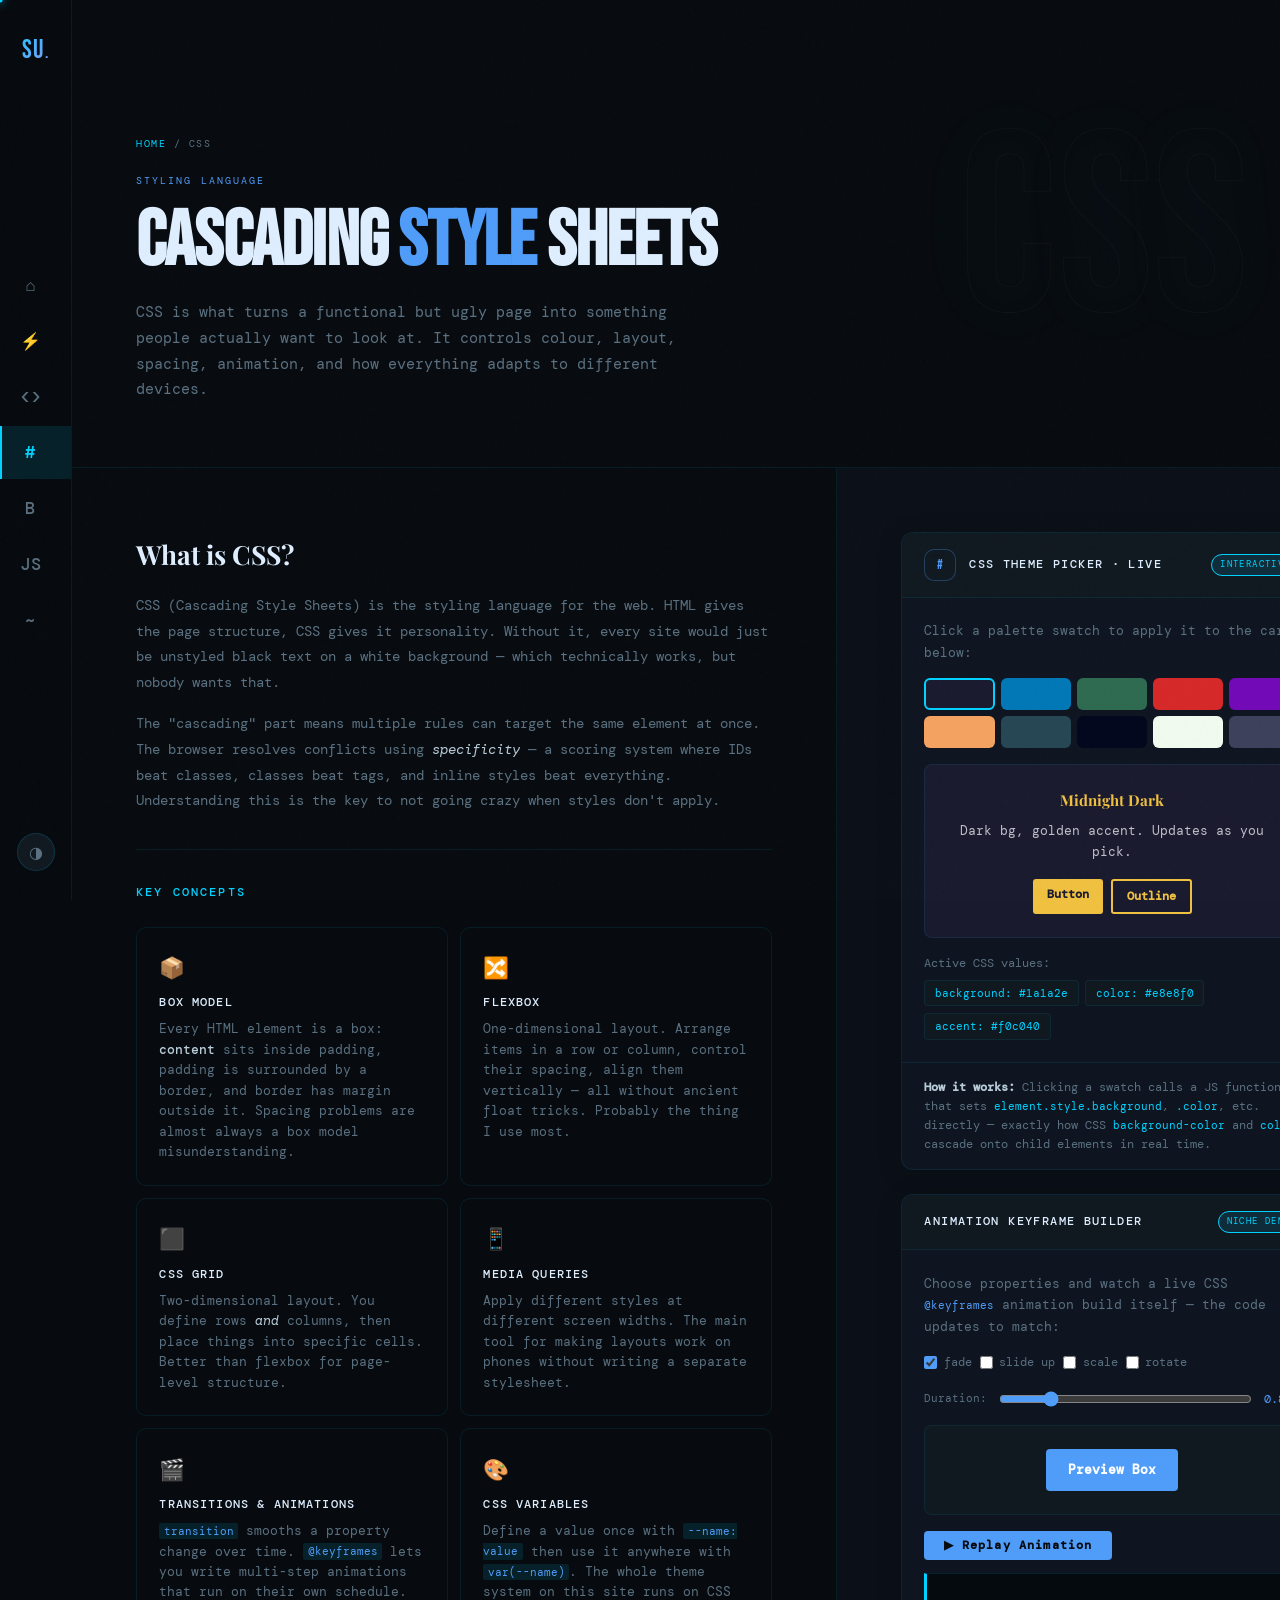
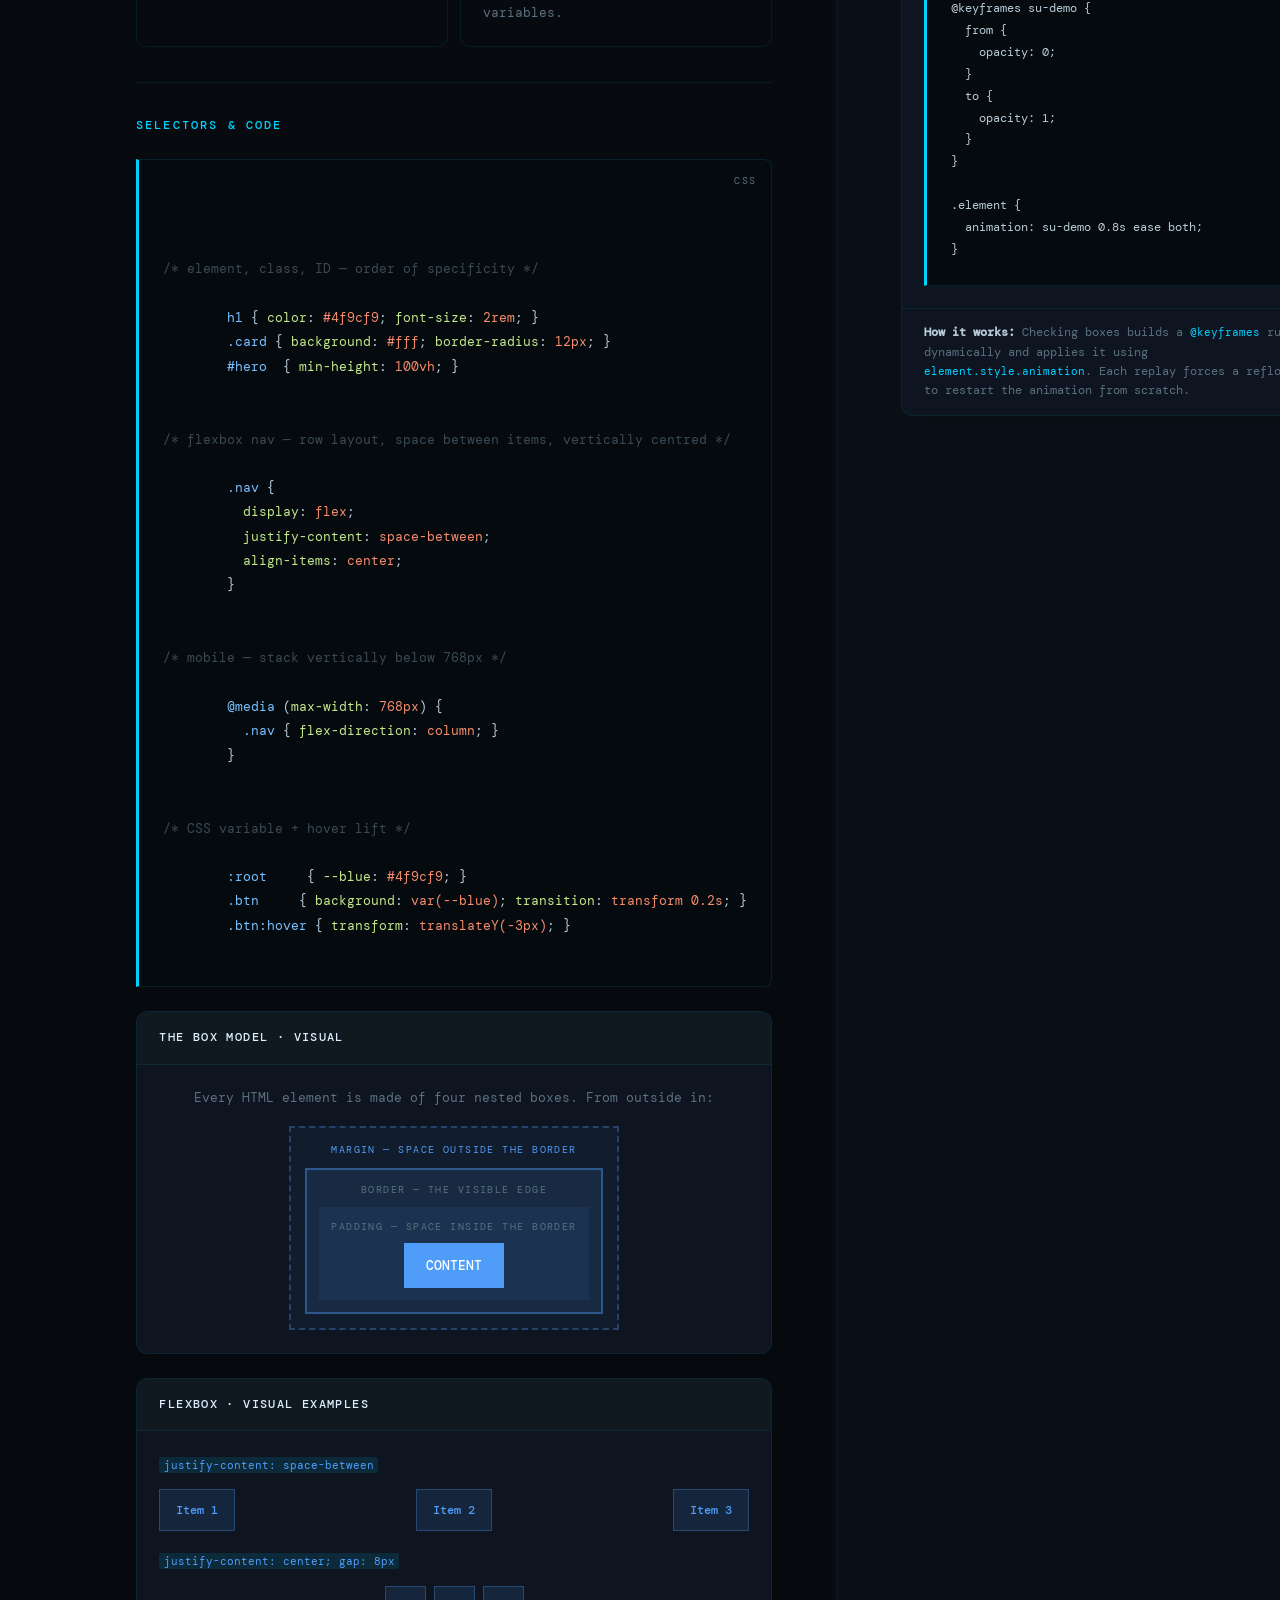
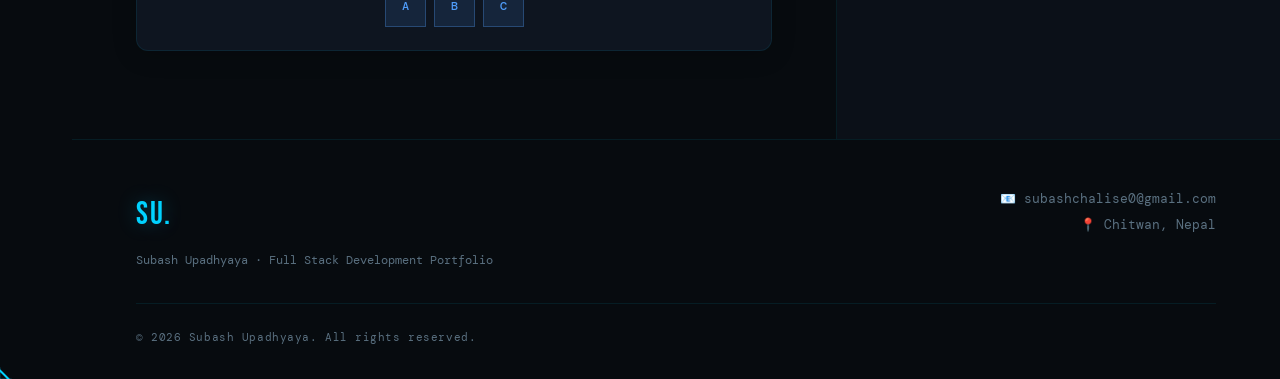
<file: css.html>
<!DOCTYPE html>
<html lang="en" data-theme="dark">
<head>
  <meta charset="UTF-8"/>
  <meta name="viewport" content="width=device-width, initial-scale=1.0"/>
  <title>CSS | Subash Upadhyaya</title>
  <link rel="preconnect" href="https://fonts.googleapis.com"/>
  <link href="https://fonts.googleapis.com/css2?family=Playfair+Display:ital,wght@0,400;0,700;0,900;1,400;1,700&family=DM+Mono:ital,wght@0,300;0,400;0,500;1,300;1,400&family=Bebas+Neue&family=Fraunces:ital,opsz,wght@0,9..144,300;0,9..144,700;0,9..144,900;1,9..144,300;1,9..144,700&display=swap" rel="stylesheet"/>
  <link rel="stylesheet" href="style.css"/>
</head>
<body>
<div class="main-wrap">

  <section class="page-hero">
    <div class="page-hero-bg">CSS</div>
    <div class="page-hero-inner">
      <div class="page-breadcrumb"><a href="index.html">Home</a> CSS</div>
      <div class="page-topic-label" style="color:var(--css-c)">Styling Language</div>
      <h1>Cascading <span style="color:var(--css-c)">Style</span> Sheets</h1>
      <p>CSS is what turns a functional but ugly page into something people actually want to look at. It controls colour, layout, spacing, animation, and how everything adapts to different devices.</p>
    </div>
  </section>

  <div class="topic-body">

    <!-- ── LEFT: written content ── -->
    <div class="content-col">
      <h2>What is CSS?</h2>
      <p>CSS (Cascading Style Sheets) is the styling language for the web. HTML gives the page structure, CSS gives it personality. Without it, every site would just be unstyled black text on a white background — which technically works, but nobody wants that.</p>
      <p>The "cascading" part means multiple rules can target the same element at once. The browser resolves conflicts using <em>specificity</em> — a scoring system where IDs beat classes, classes beat tags, and inline styles beat everything. Understanding this is the key to not going crazy when styles don't apply.</p>

      <h3>Key Concepts</h3>
      <div class="concept-grid reveal">
        <div class="concept-card">
          <div class="cc-icon">📦</div>
          <div class="cc-title">Box Model</div>
          <div class="cc-desc">Every HTML element is a box: <strong>content</strong> sits inside padding, padding is surrounded by a border, and border has margin outside it. Spacing problems are almost always a box model misunderstanding.</div>
        </div>
        <div class="concept-card">
          <div class="cc-icon">🔀</div>
          <div class="cc-title">Flexbox</div>
          <div class="cc-desc">One-dimensional layout. Arrange items in a row or column, control their spacing, align them vertically — all without ancient float tricks. Probably the thing I use most.</div>
        </div>
        <div class="concept-card">
          <div class="cc-icon">⬛</div>
          <div class="cc-title">CSS Grid</div>
          <div class="cc-desc">Two-dimensional layout. You define rows <em>and</em> columns, then place things into specific cells. Better than flexbox for page-level structure.</div>
        </div>
        <div class="concept-card">
          <div class="cc-icon">📱</div>
          <div class="cc-title">Media Queries</div>
          <div class="cc-desc">Apply different styles at different screen widths. The main tool for making layouts work on phones without writing a separate stylesheet.</div>
        </div>
        <div class="concept-card">
          <div class="cc-icon">🎬</div>
          <div class="cc-title">Transitions &amp; Animations</div>
          <div class="cc-desc"><code style="color:var(--css-c)">transition</code> smooths a property change over time. <code style="color:var(--css-c)">@keyframes</code> lets you write multi-step animations that run on their own schedule.</div>
        </div>
        <div class="concept-card">
          <div class="cc-icon">🎨</div>
          <div class="cc-title">CSS Variables</div>
          <div class="cc-desc">Define a value once with <code style="color:var(--css-c)">--name: value</code> then use it anywhere with <code style="color:var(--css-c)">var(--name)</code>. The whole theme system on this site runs on CSS variables.</div>
        </div>
      </div>

      <h3>Selectors &amp; Code</h3>
      <div class="code-block reveal">
        <span class="code-label">CSS</span>
        <span class="comment">/* element, class, ID — order of specificity */</span>
        <span class="tag">h1</span> { <span class="attr">color</span>: <span class="val">#4f9cf9</span>; <span class="attr">font-size</span>: <span class="val">2rem</span>; }
        <span class="tag">.card</span> { <span class="attr">background</span>: <span class="val">#fff</span>; <span class="attr">border-radius</span>: <span class="val">12px</span>; }
        <span class="tag">#hero</span>  { <span class="attr">min-height</span>: <span class="val">100vh</span>; }

        <span class="comment">/* flexbox nav — row layout, space between items, vertically centred */</span>
        <span class="tag">.nav</span> {
          <span class="attr">display</span>: <span class="val">flex</span>;
          <span class="attr">justify-content</span>: <span class="val">space-between</span>;
          <span class="attr">align-items</span>: <span class="val">center</span>;
        }

        <span class="comment">/* mobile — stack vertically below 768px */</span>
        <span class="tag">@media</span> (<span class="attr">max-width</span>: <span class="val">768px</span>) {
          <span class="tag">.nav</span> { <span class="attr">flex-direction</span>: <span class="val">column</span>; }
        }

        <span class="comment">/* CSS variable + hover lift */</span>
        <span class="tag">:root</span>     { <span class="attr">--blue</span>: <span class="val">#4f9cf9</span>; }
        <span class="tag">.btn</span>     { <span class="attr">background</span>: <span class="val">var(--blue)</span>; <span class="attr">transition</span>: <span class="val">transform 0.2s</span>; }
        <span class="tag">.btn:hover</span> { <span class="attr">transform</span>: <span class="val">translateY(-3px)</span>; }
      </div>
      <!--Box Model Visual -->
      <div class="demo-box reveal">
        <div class="demo-box-header">
          <span class="demo-box-title">The Box Model · Visual</span>
        </div>
        <div class="demo-area" style="text-align:center">
          <p style="color:var(--text2);font-size:0.8rem;margin-bottom:1rem">Every HTML element is made of four nested boxes. From outside in:</p>
          <div style="background:rgba(79,156,249,0.06);border:2px dashed rgba(79,156,249,0.3);padding:14px;display:inline-block">
            <div style="font-size:0.6rem;letter-spacing:0.15em;text-transform:uppercase;color:var(--css-c);margin-bottom:10px">margin — space outside the border</div>
            <div style="background:rgba(79,156,249,0.1);border:2px solid rgba(79,156,249,0.4);padding:12px">
              <div style="font-size:0.6rem;letter-spacing:0.15em;text-transform:uppercase;color:var(--text2);margin-bottom:8px">border — the visible edge</div>
              <div style="background:rgba(79,156,249,0.08);padding:12px">
                <div style="font-size:0.6rem;letter-spacing:0.15em;text-transform:uppercase;color:var(--text2);margin-bottom:8px">padding — space inside the border</div>
                <div style="background:var(--css-c);padding:10px 22px;display:inline-block">
                  <span style="color:#fff;font-weight:500;font-size:0.82rem">CONTENT</span>
                </div>
              </div>
            </div>
          </div>
        </div>
      </div>

      <!-- Flexbox live -->
      <div class="demo-box reveal">
        <div class="demo-box-header">
          <span class="demo-box-title">Flexbox · Visual Examples</span>
        </div>
        <div class="demo-area">
          <p style="color:var(--text2);font-size:0.8rem;margin-bottom:0.8rem"><code style="color:var(--css-c)">justify-content: space-between</code></p>
          <div style="display:flex;justify-content:space-between;margin-bottom:1.2rem">
            <div style="background:rgba(79,156,249,0.12);border:1px solid rgba(79,156,249,0.3);padding:0.6rem 1rem;font-size:0.75rem;color:var(--css-c);font-weight:500">Item 1</div>
            <div style="background:rgba(79,156,249,0.12);border:1px solid rgba(79,156,249,0.3);padding:0.6rem 1rem;font-size:0.75rem;color:var(--css-c);font-weight:500">Item 2</div>
            <div style="background:rgba(79,156,249,0.12);border:1px solid rgba(79,156,249,0.3);padding:0.6rem 1rem;font-size:0.75rem;color:var(--css-c);font-weight:500">Item 3</div>
          </div>
          <p style="color:var(--text2);font-size:0.8rem;margin-bottom:0.8rem"><code style="color:var(--css-c)">justify-content: center; gap: 8px</code></p>
          <div style="display:flex;gap:8px;justify-content:center">
            <div style="background:rgba(79,156,249,0.12);border:1px solid rgba(79,156,249,0.3);padding:0.6rem 1rem;font-size:0.75rem;color:var(--css-c);font-weight:500">A</div>
            <div style="background:rgba(79,156,249,0.12);border:1px solid rgba(79,156,249,0.3);padding:0.6rem 1rem;font-size:0.75rem;color:var(--css-c);font-weight:500">B</div>
            <div style="background:rgba(79,156,249,0.12);border:1px solid rgba(79,156,249,0.3);padding:0.6rem 1rem;font-size:0.75rem;color:var(--css-c);font-weight:500">C</div>
          </div>
        </div>
      </div>
    </div>

    <!-- ── RIGHT: demos ── -->
    <div class="demo-col">

      <!-- 1. Theme Picker -->
      <div class="demo-box reveal">
        <div class="demo-box-header">
          <div class="tc-icon" style="color:var(--css-c);border-color:rgba(79,156,249,0.3);width:32px;height:32px">#</div>
          <span class="demo-box-title">CSS Theme Picker · Live</span>
          <span class="demo-badge">Interactive</span>
        </div>
        <div class="demo-area">
          <p style="color:var(--text2);font-size:0.8rem;margin-bottom:0.9rem">Click a palette swatch to apply it to the card below:</p>
          <div class="swatch-grid" id="swatchRow">
            <div class="swatch active" style="background:#1a1a2e" onclick="pickTheme('#1a1a2e','#e8e8f0','#f0c040','Midnight Dark','Dark bg, golden accent',this)"></div>
            <div class="swatch" style="background:#0077b6" onclick="pickTheme('#0077b6','#ffffff','#90e0ef','Ocean Blue','Deep ocean tones',this)"></div>
            <div class="swatch" style="background:#2d6a4f" onclick="pickTheme('#2d6a4f','#ffffff','#95d5b2','Forest','Natural greens',this)"></div>
            <div class="swatch" style="background:#d62828" onclick="pickTheme('#d62828','#ffffff','#fcbf49','Crimson','Red and amber',this)"></div>
            <div class="swatch" style="background:#7209b7" onclick="pickTheme('#7209b7','#ffffff','#f72585','Electric','Purple-pink neon',this)"></div>
            <div class="swatch" style="background:#f4a261" onclick="pickTheme('#f4a261','#2d1b0e','#e76f51','Sunset','Warm orange tones',this)"></div>
            <div class="swatch" style="background:#264653" onclick="pickTheme('#264653','#e9f5f5','#2a9d8f','Teal','Teal and mint',this)"></div>
            <div class="swatch" style="background:#03071e" onclick="pickTheme('#03071e','#ffba08','#f48c06','Amber Night','Dark with warm amber',this)"></div>
            <div class="swatch" style="background:#f1faee" onclick="pickTheme('#f1faee','#1d3557','#457b9d','Clean Light','Minimal light theme',this)"></div>
            <div class="swatch" style="background:#3d405b" onclick="pickTheme('#3d405b','#f2f4f3','#e07a5f','Terracotta','Purple with warm accent',this)"></div>
          </div>
          <div class="css-preview" id="cardPreview" style="background:#1a1a2e;color:#e8e8f0">
            <h4 id="cardName" style="color:#f0c040;font-family:var(--ff-serif);margin-bottom:0.4rem">Midnight Dark</h4>
            <p id="cardDesc" style="font-size:0.8rem;opacity:0.8">Dark bg, golden accent. Updates as you pick.</p>
            <div style="display:flex;gap:8px;justify-content:center;margin-top:1rem;flex-wrap:wrap">
              <div id="primaryBtn" style="background:#f0c040;color:#1a1a2e;padding:5px 14px;font-size:0.78rem;font-weight:700;cursor:pointer;border-radius:3px">Button</div>
              <div id="outlineBtn" style="border:2px solid #f0c040;padding:5px 14px;font-size:0.78rem;font-weight:600;color:#f0c040;cursor:pointer;border-radius:3px">Outline</div>
            </div>
          </div>
          <p style="color:var(--text2);font-size:0.72rem;margin-bottom:0.4rem">Active CSS values:</p>
          <div class="prop-tags" id="propList">
            <span class="prop-tag">background: #1a1a2e</span>
            <span class="prop-tag">color: #e8e8f0</span>
            <span class="prop-tag">accent: #f0c040</span>
          </div>
        </div>
        <div class="demo-footer">
          <strong>How it works:</strong> Clicking a swatch calls a JS function that sets <code>element.style.background</code>, <code>.color</code>, etc. directly — exactly how CSS <code>background-color</code> and <code>color</code> cascade onto child elements in real time.
        </div>
      </div>


      <!-- 2. NICHE: CSS Animation Playground -->
      <div class="demo-box reveal">
        <div class="demo-box-header">
          <span class="demo-box-title">Animation Keyframe Builder</span>
          <span class="demo-badge">Niche Demo</span>
        </div>
        <div class="demo-area">
          <p style="color:var(--text2);font-size:0.8rem;margin-bottom:0.9rem">Choose properties and watch a live CSS <code style="color:var(--css-c)">@keyframes</code> animation build itself — the code updates to match:</p>
          <div style="display:flex;gap:0.5rem;flex-wrap:wrap;margin-bottom:1rem">
            <label style="display:flex;align-items:center;gap:0.4rem;font-size:0.75rem;color:var(--text2);cursor:pointer">
              <input type="checkbox" id="animFade" onchange="buildAnim()" checked style="accent-color:var(--css-c)"> fade
            </label>
            <label style="display:flex;align-items:center;gap:0.4rem;font-size:0.75rem;color:var(--text2);cursor:pointer">
              <input type="checkbox" id="animSlide" onchange="buildAnim()" style="accent-color:var(--css-c)"> slide up
            </label>
            <label style="display:flex;align-items:center;gap:0.4rem;font-size:0.75rem;color:var(--text2);cursor:pointer">
              <input type="checkbox" id="animScale" onchange="buildAnim()" style="accent-color:var(--css-c)"> scale
            </label>
            <label style="display:flex;align-items:center;gap:0.4rem;font-size:0.75rem;color:var(--text2);cursor:pointer">
              <input type="checkbox" id="animRotate" onchange="buildAnim()" style="accent-color:var(--css-c)"> rotate
            </label>
          </div>
          <div style="display:flex;align-items:center;gap:0.7rem;margin-bottom:1rem">
            <label style="font-size:0.7rem;color:var(--text2)">Duration:</label>
            <input type="range" id="animDur" min="0.3" max="3" step="0.1" value="0.8" oninput="buildAnim();updateDurLabel(this.value)"
              style="flex:1;accent-color:var(--css-c)"/>
            <span id="durLabel" style="font-family:var(--ff-mono);font-size:0.75rem;color:var(--css-c);min-width:36px">0.8s</span>
          </div>
          <!-- preview box -->
          <div style="background:var(--bg3);border:1px solid var(--border);border-radius:8px;padding:1.2rem;text-align:center;margin-bottom:1rem;min-height:90px;display:flex;align-items:center;justify-content:center">
            <div id="animTarget" style="background:var(--css-c);color:#fff;padding:0.6rem 1.4rem;font-size:0.82rem;font-weight:600;border-radius:4px">Preview Box</div>
          </div>
          <button onclick="replayAnim()" style="background:var(--css-c);color:#070b0f;border:none;padding:0.45rem 1.2rem;font-family:var(--ff-mono);font-size:0.72rem;font-weight:600;letter-spacing:0.1em;cursor:pointer;border-radius:4px;margin-bottom:0.8rem">▶ Replay Animation</button>
          <!-- generated code -->
          <div id="animCode" class="code-block" style="font-size:0.72rem;margin:0;white-space:pre"></div>
        </div>
        <div class="demo-footer">
          <strong>How it works:</strong> Checking boxes builds a <code>@keyframes</code> rule dynamically and applies it using <code>element.style.animation</code>. Each replay forces a reflow to restart the animation from scratch.
        </div>
      </div>

    </div>
  </div>

  <footer class="footer">
    <div class="footer-inner">
      <div>
        <div class="footer-logo">SU.</div>
        <div class="footer-tagline">Subash Upadhyaya · Full Stack Development Portfolio</div>
      </div>
      <div class="footer-contact">
        <p>📧 subashchalise0@gmail.com</p>
        <p>📍 Chitwan, Nepal</p>
      </div>
    </div>
    <div class="footer-bottom">© 2026 Subash Upadhyaya. All rights reserved.</div>
  </footer>

</div>
<script src="main.js"></script>
<script>

// ── THEME PICKER
function pickTheme(bg, textCol, accent, name, desc, clickedSwatch) {
  var card    = document.getElementById('cardPreview');
  var title   = document.getElementById('cardName');
  var summary = document.getElementById('cardDesc');
  var pBtn    = document.getElementById('primaryBtn');
  var oBtn    = document.getElementById('outlineBtn');
  var props   = document.getElementById('propList');

  card.style.background  = bg;
  card.style.color       = textCol;
  title.style.color      = accent;
  title.textContent      = name;
  summary.textContent    = desc + '. Updates as you pick.';
  pBtn.style.background  = accent;
  pBtn.style.color       = bg;
  oBtn.style.borderColor = accent;
  oBtn.style.color       = accent;

  props.innerHTML =
    '<span class="prop-tag">background: ' + bg      + '</span>' +
    '<span class="prop-tag">color: '      + textCol + '</span>' +
    '<span class="prop-tag">accent: '     + accent  + '</span>';

  // update active swatch highlight
  document.querySelectorAll('.swatch').forEach(function(s) { s.classList.remove('active'); });
  clickedSwatch.classList.add('active');
}

// ── SPECIFICITY CALCULATOR
function calcSpec(sel) {
  if (!sel.trim()) {
    document.getElementById('specA').textContent = '0';
    document.getElementById('specB').textContent = '0';
    document.getElementById('specC').textContent = '0';
    document.getElementById('specScore').textContent = '(0, 0, 0)';
    document.getElementById('specNote').textContent  = '';
    return;
  }

  var s = sel
    .replace(/::?[a-zA-Z-]+(?:\([^)]*\))?/g, function(m){ return m.startsWith('::') ? '' : '£'; })
    .replace(/#[a-zA-Z_-][\w-]*/g, '§')
    .replace(/\.[a-zA-Z_-][\w-]*/g, '£')
    .replace(/\[[^\]]*\]/g, '£')
    .replace(/[a-zA-Z][\w-]*/g, '¢')
    .replace(/\*/g, '');

  var a  = (s.match(/§/g) || []).length;
  var b  = (s.match(/£/g) || []).length;
  var cc = (s.match(/¢/g) || []).length;

  document.getElementById('specA').textContent = a;
  document.getElementById('specB').textContent = b;
  document.getElementById('specC').textContent = cc;

  var note = a > 0 ? 'Heavy — hard to override.' : b > 2 ? 'Moderately specific.' : 'Easy to override.';
  document.getElementById('specScore').textContent = '(' + a + ', ' + b + ', ' + cc + ')';
  document.getElementById('specNote').textContent  = note;
}

// ── ANIMATION PLAYGROUND
var currentAnimName = 'su-demo';
var currentStyleTag = null;

function updateDurLabel(v) {
  document.getElementById('durLabel').textContent = parseFloat(v).toFixed(1) + 's';
}

function buildAnim() {
  var fade   = document.getElementById('animFade').checked;
  var slide  = document.getElementById('animSlide').checked;
  var scale  = document.getElementById('animScale').checked;
  var rotate = document.getElementById('animRotate').checked;
  var dur    = parseFloat(document.getElementById('animDur').value).toFixed(1);

  // Build keyframe from/to strings
  var fromParts = [], toParts = [];
  if (fade)   { fromParts.push('opacity: 0');      toParts.push('opacity: 1'); }
  if (slide)  { fromParts.push('translateY(30px)'); toParts.push('translateY(0)'); }
  if (scale)  { fromParts.push('scale(0.6)');       toParts.push('scale(1)'); }
  if (rotate) { fromParts.push('rotate(-180deg)');  toParts.push('rotate(0deg)'); }

  // Merge transform parts
  var fromTransform = [], toTransform = [];
  if (slide)  { fromTransform.push('translateY(30px)'); toTransform.push('translateY(0)'); }
  if (scale)  { fromTransform.push('scale(0.6)');       toTransform.push('scale(1)'); }
  if (rotate) { fromTransform.push('rotate(-180deg)');  toTransform.push('rotate(0deg)'); }

  var fromCSS = (fade ? 'opacity: 0;' : '') + (fromTransform.length ? '\n    transform: ' + fromTransform.join(' ') + ';' : '');
  var toCSS   = (fade ? 'opacity: 1;' : '') + (toTransform.length   ? '\n    transform: ' + toTransform.join(' ')   + ';' : '');

  if (!fromCSS && !toCSS) {
    fromCSS = '/* select at least one property above */';
    toCSS   = '/* nothing to animate */';
  }

  // Inject live keyframe into page
  if (currentStyleTag) currentStyleTag.remove();
  currentStyleTag = document.createElement('style');
  currentStyleTag.textContent = '@keyframes ' + currentAnimName + ' { from { ' + fromCSS + ' } to { ' + toCSS + ' } }';
  document.head.appendChild(currentStyleTag);

  // Show generated code
  var codeLines = '@keyframes su-demo {\n  from {\n    ' + fromCSS.replace(/;/g,';\n    ').trim() + '\n  }\n  to {\n    ' + toCSS.replace(/;/g,';\n    ').trim() + '\n  }\n}\n\n.element {\n  animation: su-demo ' + dur + 's ease both;\n}';
  document.getElementById('animCode').textContent = codeLines;

  replayAnim();
}

function replayAnim() {
  var fade   = document.getElementById('animFade').checked;
  var slide  = document.getElementById('animSlide').checked;
  var scale  = document.getElementById('animScale').checked;
  var rotate = document.getElementById('animRotate').checked;
  var dur    = parseFloat(document.getElementById('animDur').value).toFixed(1);
  var target = document.getElementById('animTarget');

  target.style.animation = 'none';
  void target.offsetWidth; // force reflow to restart
  if (fade || slide || scale || rotate) {
    target.style.animation = currentAnimName + ' ' + dur + 's ease both';
  }
}

// initialise on load
buildAnim();
</script>
</body>
</html>
</file>
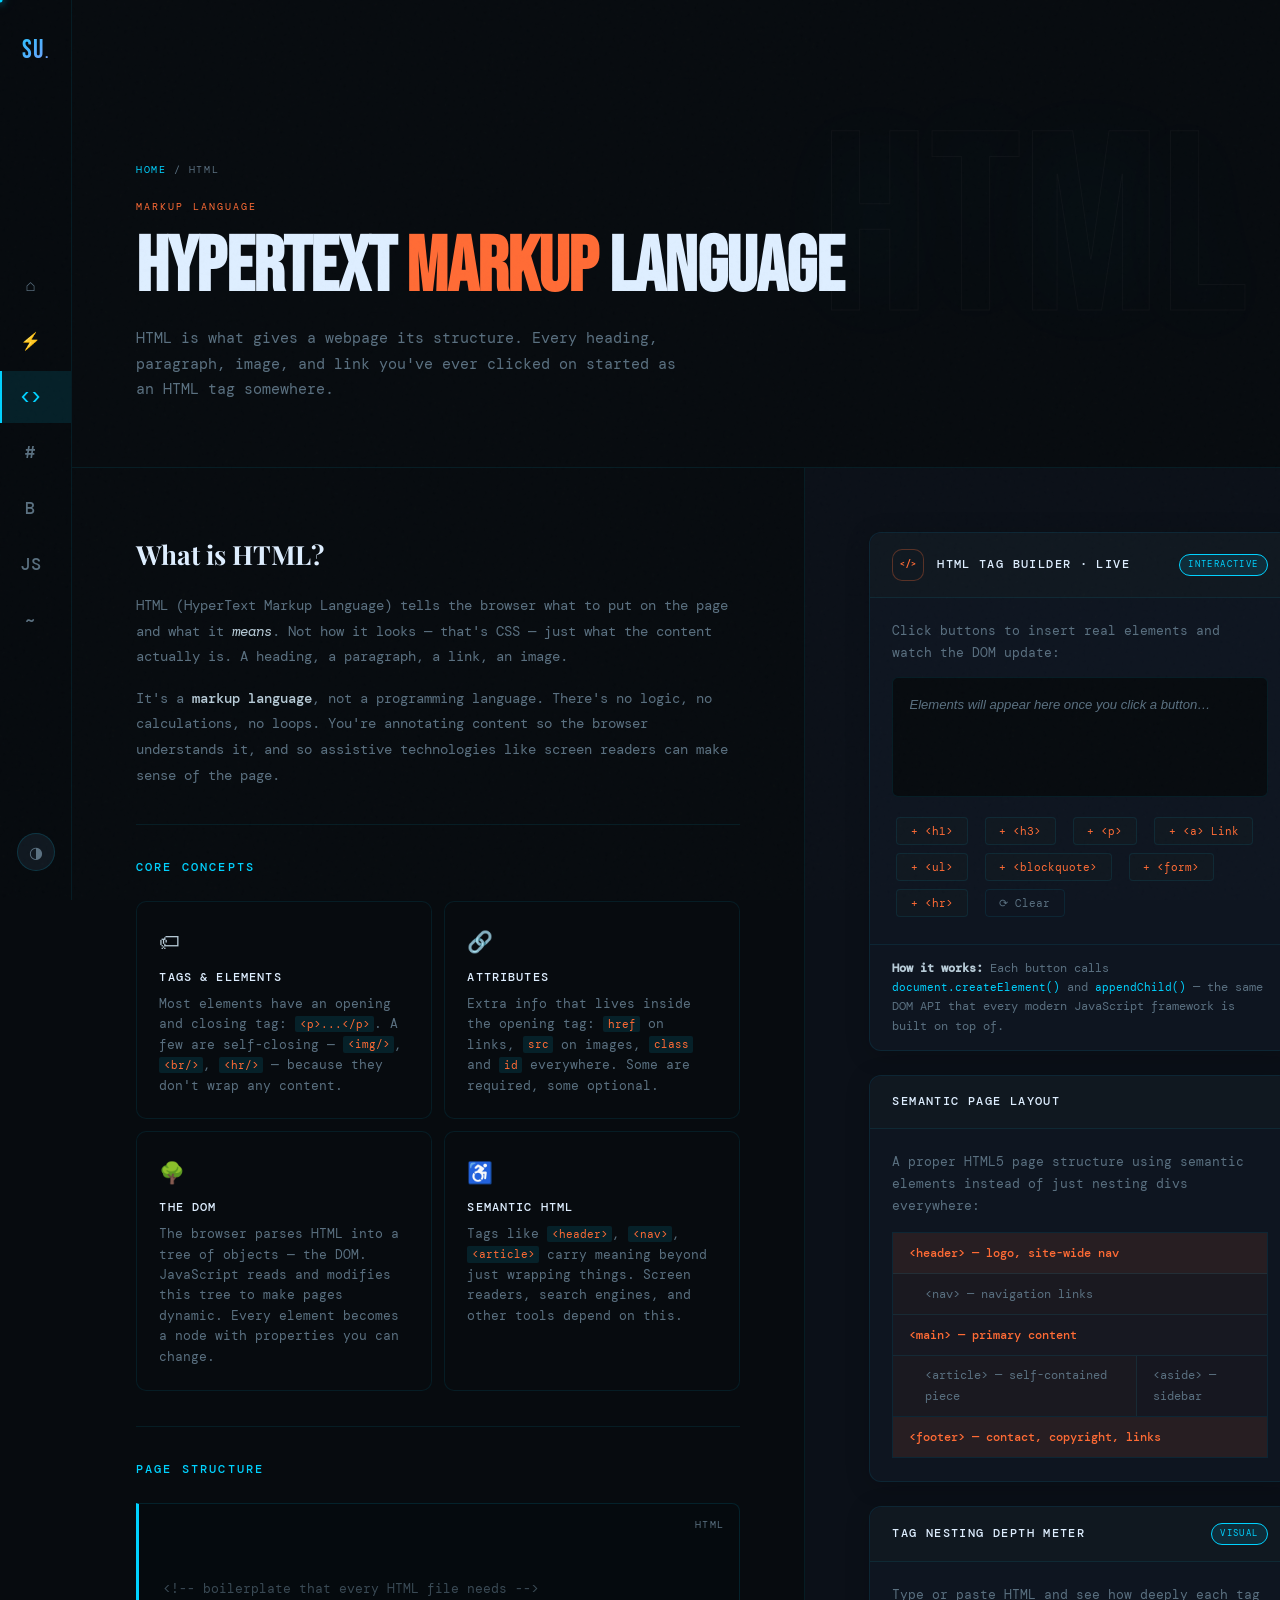
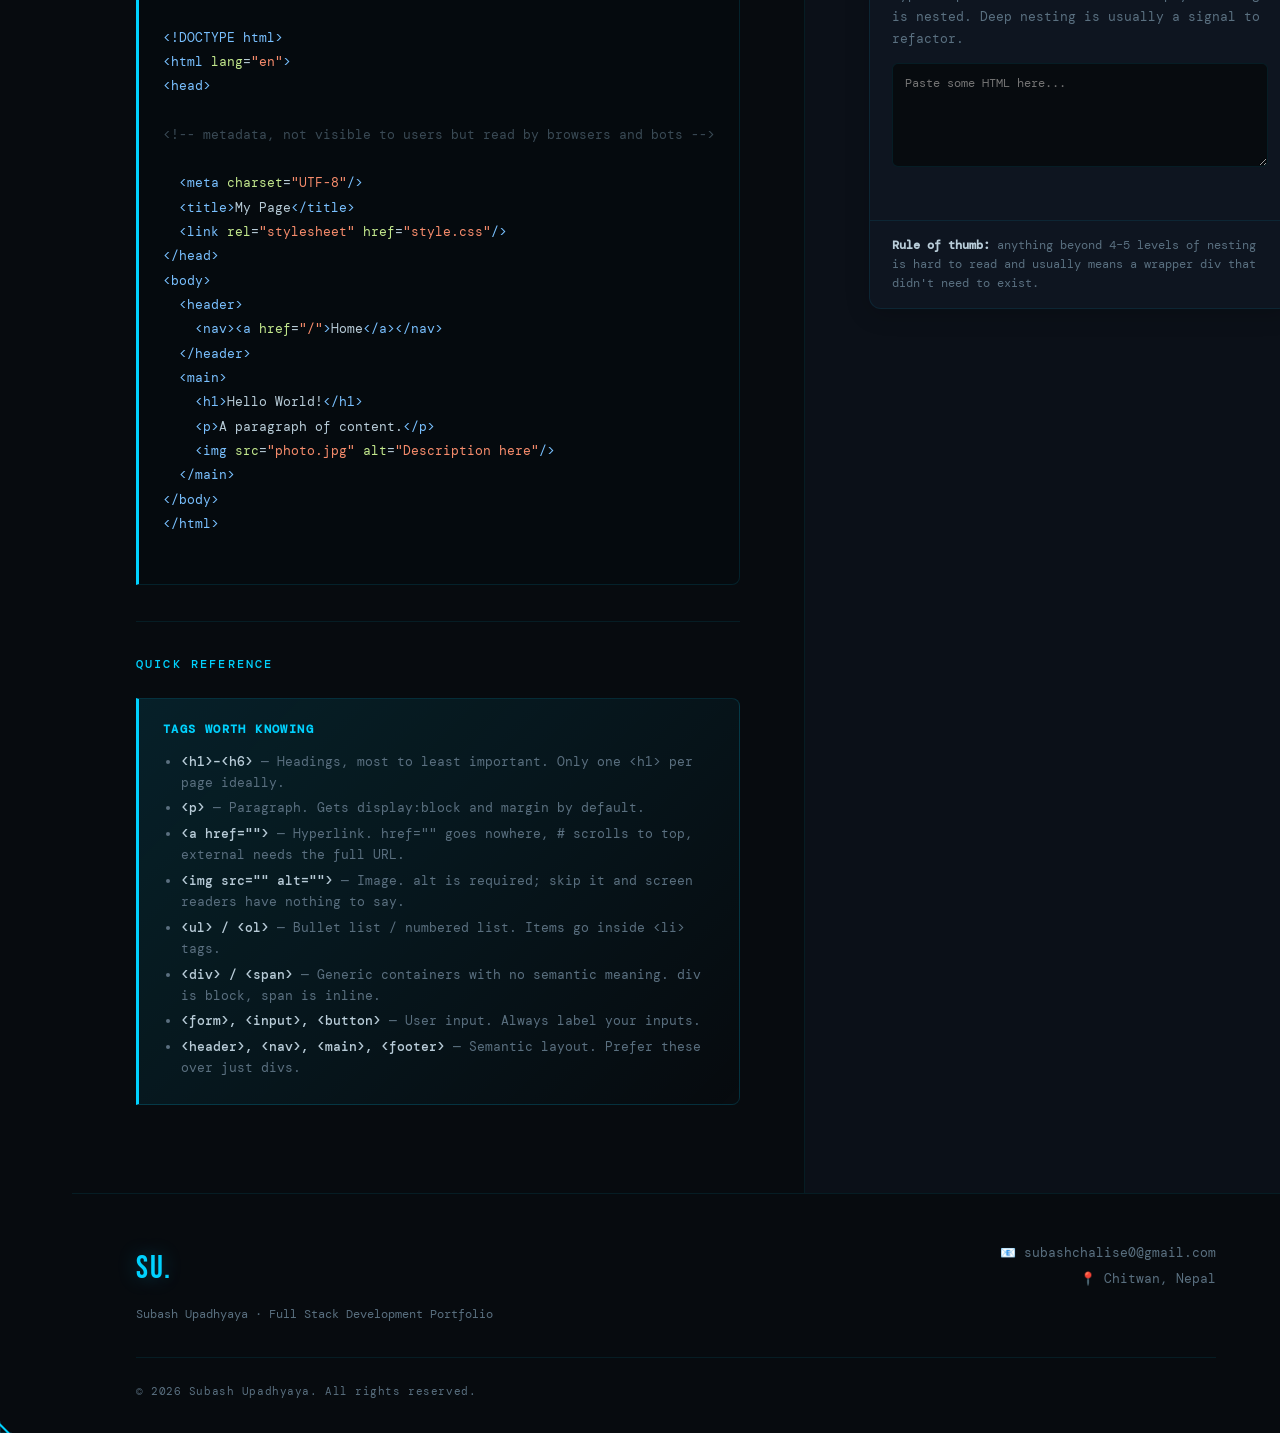
<file: html.html>
<!DOCTYPE html>
<html lang="en" data-theme="dark">
<head>
  <meta charset="UTF-8"/>
  <meta name="viewport" content="width=device-width, initial-scale=1.0"/>
  <title>HTML | Subash Upadhyaya</title>
  <link rel="preconnect" href="https://fonts.googleapis.com"/>
  <link href="https://fonts.googleapis.com/css2?family=Playfair+Display:ital,wght@0,400;0,700;0,900;1,400;1,700&family=DM+Mono:ital,wght@0,300;0,400;0,500;1,300;1,400&family=Bebas+Neue&family=Fraunces:ital,opsz,wght@0,9..144,300;0,9..144,700;0,9..144,900;1,9..144,300;1,9..144,700&display=swap" rel="stylesheet"/>
  <link rel="stylesheet" href="style.css"/>
</head>
<body>
<div class="main-wrap">

  <section class="page-hero">
    <div class="page-hero-bg">HTML</div>
    <div class="page-hero-inner">
      <div class="page-breadcrumb"><a href="index.html">Home</a> HTML</div>
      <div class="page-topic-label" style="color:var(--html-c)">Markup Language</div>
      <h1>HyperText <span style="color:var(--html-c)">Markup</span> Language</h1>
      <p>HTML is what gives a webpage its structure. Every heading, paragraph, image, and link you've ever clicked on started as an HTML tag somewhere.</p>
    </div>
  </section>

  <div class="topic-body">

    <!-- ── LEFT: explanation + code ── -->
    <div class="content-col">
      <h2>What is HTML?</h2>
      <p>HTML (HyperText Markup Language) tells the browser what to put on the page and what it <em>means</em>. Not how it looks — that's CSS — just what the content actually is. A heading, a paragraph, a link, an image.</p>
      <p>It's a <strong>markup language</strong>, not a programming language. There's no logic, no calculations, no loops. You're annotating content so the browser understands it, and so assistive technologies like screen readers can make sense of the page.</p>

      <h3>Core Concepts</h3>
      <div class="concept-grid reveal">
        <div class="concept-card">
          <div class="cc-icon">🏷</div>
          <div class="cc-title">Tags &amp; Elements</div>
          <div class="cc-desc">Most elements have an opening and closing tag: <code style="color:var(--html-c)">&lt;p&gt;...&lt;/p&gt;</code>. A few are self-closing — <code style="color:var(--html-c)">&lt;img/&gt;</code>, <code style="color:var(--html-c)">&lt;br/&gt;</code>, <code style="color:var(--html-c)">&lt;hr/&gt;</code> — because they don't wrap any content.</div>
        </div>
        <div class="concept-card">
          <div class="cc-icon">🔗</div>
          <div class="cc-title">Attributes</div>
          <div class="cc-desc">Extra info that lives inside the opening tag: <code style="color:var(--html-c)">href</code> on links, <code style="color:var(--html-c)">src</code> on images, <code style="color:var(--html-c)">class</code> and <code style="color:var(--html-c)">id</code> everywhere. Some are required, some optional.</div>
        </div>
        <div class="concept-card">
          <div class="cc-icon">🌳</div>
          <div class="cc-title">The DOM</div>
          <div class="cc-desc">The browser parses HTML into a tree of objects — the DOM. JavaScript reads and modifies this tree to make pages dynamic. Every element becomes a node with properties you can change.</div>
        </div>
        <div class="concept-card">
          <div class="cc-icon">♿</div>
          <div class="cc-title">Semantic HTML</div>
          <div class="cc-desc">Tags like <code style="color:var(--html-c)">&lt;header&gt;</code>, <code style="color:var(--html-c)">&lt;nav&gt;</code>, <code style="color:var(--html-c)">&lt;article&gt;</code> carry meaning beyond just wrapping things. Screen readers, search engines, and other tools depend on this.</div>
        </div>
      </div>

      <h3>Page Structure</h3>
      <div class="code-block reveal">
        <span class="code-label">HTML</span>
<span class="comment">&lt;!-- boilerplate that every HTML file needs --&gt;</span>
<span class="tag">&lt;!DOCTYPE html&gt;</span>
<span class="tag">&lt;html</span> <span class="attr">lang</span>=<span class="val">"en"</span><span class="tag">&gt;</span>
<span class="tag">&lt;head&gt;</span>
  <span class="comment">&lt;!-- metadata, not visible to users but read by browsers and bots --&gt;</span>
  <span class="tag">&lt;meta</span> <span class="attr">charset</span>=<span class="val">"UTF-8"</span><span class="tag">/&gt;</span>
  <span class="tag">&lt;title&gt;</span>My Page<span class="tag">&lt;/title&gt;</span>
  <span class="tag">&lt;link</span> <span class="attr">rel</span>=<span class="val">"stylesheet"</span> <span class="attr">href</span>=<span class="val">"style.css"</span><span class="tag">/&gt;</span>
<span class="tag">&lt;/head&gt;</span>
<span class="tag">&lt;body&gt;</span>
  <span class="tag">&lt;header&gt;</span>
    <span class="tag">&lt;nav&gt;</span><span class="tag">&lt;a</span> <span class="attr">href</span>=<span class="val">"/"</span><span class="tag">&gt;</span>Home<span class="tag">&lt;/a&gt;&lt;/nav&gt;</span>
  <span class="tag">&lt;/header&gt;</span>
  <span class="tag">&lt;main&gt;</span>
    <span class="tag">&lt;h1&gt;</span>Hello World!<span class="tag">&lt;/h1&gt;</span>
    <span class="tag">&lt;p&gt;</span>A paragraph of content.<span class="tag">&lt;/p&gt;</span>
    <span class="tag">&lt;img</span> <span class="attr">src</span>=<span class="val">"photo.jpg"</span> <span class="attr">alt</span>=<span class="val">"Description here"</span><span class="tag">/&gt;</span>
  <span class="tag">&lt;/main&gt;</span>
<span class="tag">&lt;/body&gt;</span>
<span class="tag">&lt;/html&gt;</span>
      </div>

      <h3>Quick Reference</h3>
      <div class="info-box reveal">
        <h4>Tags Worth Knowing</h4>
        <ul>
          <li><strong>&lt;h1&gt;–&lt;h6&gt;</strong> — Headings, most to least important. Only one &lt;h1&gt; per page ideally.</li>
          <li><strong>&lt;p&gt;</strong> — Paragraph. Gets display:block and margin by default.</li>
          <li><strong>&lt;a href=""&gt;</strong> — Hyperlink. href="" goes nowhere, # scrolls to top, external needs the full URL.</li>
          <li><strong>&lt;img src="" alt=""&gt;</strong> — Image. alt is required; skip it and screen readers have nothing to say.</li>
          <li><strong>&lt;ul&gt; / &lt;ol&gt;</strong> — Bullet list / numbered list. Items go inside &lt;li&gt; tags.</li>
          <li><strong>&lt;div&gt; / &lt;span&gt;</strong> — Generic containers with no semantic meaning. div is block, span is inline.</li>
          <li><strong>&lt;form&gt;, &lt;input&gt;, &lt;button&gt;</strong> — User input. Always label your inputs.</li>
          <li><strong>&lt;header&gt;, &lt;nav&gt;, &lt;main&gt;, &lt;footer&gt;</strong> — Semantic layout. Prefer these over just divs.</li>
        </ul>
      </div>
    </div>

    <!-- ── RIGHT: interactive demos ── -->
    <div class="demo-col">

      <!-- 1. Tag Builder -->
      <div class="demo-box reveal">
        <div class="demo-box-header">
          <div class="tc-icon" style="color:var(--html-c);border-color:rgba(255,107,53,0.3);width:32px;height:32px;font-size:0.72rem">&lt;/&gt;</div>
          <span class="demo-box-title">HTML Tag Builder · Live</span>
          <span class="demo-badge">Interactive</span>
        </div>
        <div class="demo-area">
          <p style="color:var(--text2);font-size:0.8rem;margin-bottom:0.8rem">Click buttons to insert real elements and watch the DOM update:</p>
          <div class="html-preview" id="liveArea">
            <span style="color:var(--text2);font-style:italic;font-size:0.82rem">Elements will appear here once you click a button…</span>
          </div>
          <div>
            <button class="tag-btn" onclick="insertTag('h1','Hello World!')">+ &lt;h1&gt;</button>
            <button class="tag-btn" onclick="insertTag('h3','A Sub-Heading')">+ &lt;h3&gt;</button>
            <button class="tag-btn" onclick="insertTag('p','A paragraph of text. HTML gives it meaning in the document structure.')">+ &lt;p&gt;</button>
            <button class="tag-btn" onclick="insertLink()">+ &lt;a&gt; Link</button>
            <button class="tag-btn" onclick="insertTag('ul','<li>First item</li><li>Second item</li><li>Third item</li>')">+ &lt;ul&gt;</button>
            <button class="tag-btn" onclick="insertTag('blockquote','&ldquo;The web is for everyone.&rdquo; — Tim Berners-Lee')">+ &lt;blockquote&gt;</button>
            <button class="tag-btn" onclick="insertForm()">+ &lt;form&gt;</button>
            <button class="tag-btn" onclick="insertRule()">+ &lt;hr&gt;</button>
            <button class="clear-btn" onclick="resetArea()">⟳ Clear</button>
          </div>
        </div>
        <div class="demo-footer">
          <strong>How it works:</strong> Each button calls <code>document.createElement()</code> and <code>appendChild()</code> — the same DOM API that every modern JavaScript framework is built on top of.
        </div>
      </div>

      <!-- 2. Semantic layout diagram -->
      <div class="demo-box reveal">
        <div class="demo-box-header">
          <span class="demo-box-title">Semantic Page Layout</span>
        </div>
        <div class="demo-area">
          <p style="color:var(--text2);font-size:0.8rem;margin-bottom:1rem">A proper HTML5 page structure using semantic elements instead of just nesting divs everywhere:</p>
          <div style="border:1px solid var(--border);font-size:0.76rem;font-family:var(--ff-mono)">
            <div style="background:rgba(255,107,53,0.1);border-bottom:1px solid var(--border);padding:0.6rem 1rem;color:var(--html-c);font-weight:500">&lt;header&gt; — logo, site-wide nav</div>
            <div style="background:rgba(255,107,53,0.05);border-bottom:1px solid var(--border);padding:0.6rem 1rem 0.6rem 2rem;color:var(--text2)">&lt;nav&gt; — navigation links</div>
            <div style="background:rgba(255,107,53,0.04);border-bottom:1px solid var(--border);padding:0.6rem 1rem;color:var(--html-c);font-weight:500">&lt;main&gt; — primary content</div>
            <div style="display:flex;border-bottom:1px solid var(--border)">
              <div style="flex:2;background:rgba(255,107,53,0.05);border-right:1px solid var(--border);padding:0.6rem 1rem 0.6rem 2rem;color:var(--text2)">&lt;article&gt; — self-contained piece</div>
              <div style="flex:1;background:rgba(255,107,53,0.03);padding:0.6rem 1rem;color:var(--text2)">&lt;aside&gt; — sidebar</div>
            </div>
            <div style="background:rgba(255,107,53,0.1);padding:0.6rem 1rem;color:var(--html-c);font-weight:500">&lt;footer&gt; — contact, copyright, links</div>
          </div>
        </div>
      </div>

      <!-- 3. Tag Nesting Depth Meter -->
      <div class="demo-box reveal">
        <div class="demo-box-header">
          <span class="demo-box-title">Tag Nesting Depth Meter</span>
          <span class="demo-badge">Visual</span>
        </div>
        <div class="demo-area">
          <p style="color:var(--text2);font-size:0.8rem;margin-bottom:0.8rem">Type or paste HTML and see how deeply each tag is nested. Deep nesting is usually a signal to refactor.</p>
          <textarea id="nestInput" rows="5" placeholder="Paste some HTML here..."
            style="background:var(--bg);border:1px solid var(--border);color:var(--text);padding:0.7rem;font-family:var(--ff-mono);font-size:0.75rem;width:100%;outline:none;resize:vertical;border-radius:6px;margin-bottom:0.8rem"
            oninput="analyseNesting(this.value)"></textarea>
          <div id="nestResult" style="font-family:var(--ff-mono);font-size:0.75rem;display:flex;flex-direction:column;gap:4px"></div>
          <p id="nestSummary" style="color:var(--text2);font-size:0.72rem;margin-top:0.6rem"></p>
        </div>
        <div class="demo-footer">
          <strong>Rule of thumb:</strong> anything beyond 4–5 levels of nesting is hard to read and usually means a wrapper div that didn't need to exist.
        </div>
      </div>
    </div>
  </div>

  <footer class="footer">
    <div class="footer-inner">
      <div>
        <div class="footer-logo">SU.</div>
        <div class="footer-tagline">Subash Upadhyaya · Full Stack Development Portfolio</div>
      </div>
      <div class="footer-contact">
        <p>📧 subashchalise0@gmail.com</p>
        <p>📍 Chitwan, Nepal</p>
      </div>
    </div>
    <div class="footer-bottom">© 2026 Subash Upadhyaya. All rights reserved.</div>
  </footer>

</div>
<script src="main.js"></script>
<script>
// ── TAG BUILDER STATE
var previewIsEmpty = true;

function getArea() { return document.getElementById('liveArea'); }

function clearPlaceholder() {
  if (!previewIsEmpty) return;
  getArea().innerHTML = '';
  previewIsEmpty = false;
}

function insertTag(tagName, html) {
  clearPlaceholder();
  var el = document.createElement(tagName);
  el.innerHTML = html;
  getArea().appendChild(el);
}

function insertLink() {
  clearPlaceholder();
  var a = document.createElement('a');
  a.href = '#';
  a.textContent = '🔗 This is a hyperlink — click me!';
  a.style.cssText = 'color:var(--html-c);display:block;margin:4px 0;text-decoration:underline';
  getArea().appendChild(a);
}

function insertRule() {
  clearPlaceholder();
  var hr = document.createElement('hr');
  hr.style.cssText = 'border:none;border-top:2px solid var(--html-c);margin:8px 0';
  getArea().appendChild(hr);
}

function insertForm() {
  clearPlaceholder();
  var wrapper = document.createElement('div');
  wrapper.innerHTML =
    '<div style="border:1px solid var(--border);padding:10px;display:inline-block;border-radius:4px">' +
      '<label style="display:block;font-size:0.82rem;margin-bottom:4px">Your name:</label>' +
      '<input type="text" placeholder="Type here…" ' +
        'style="border:1px solid var(--border);background:var(--bg);color:var(--text);padding:4px 8px;font-size:0.82rem"/>' +
      '<button style="margin-left:6px;background:var(--html-c);color:#fff;border:none;' +
        'padding:4px 10px;cursor:pointer;font-size:0.82rem">Submit</button>' +
    '</div>';
  getArea().appendChild(wrapper);
}

function resetArea() {
  getArea().innerHTML = '<span style="color:var(--text2);font-style:italic;font-size:0.82rem">Elements will appear here once you click a button…</span>';
  previewIsEmpty = true;
}

// ── NESTING ANALYSER
function analyseNesting(html) {
  var result  = document.getElementById('nestResult');
  var summary = document.getElementById('nestSummary');
  result.innerHTML = '';

  if (!html.trim()) { summary.textContent = ''; return; }

  var depth = 0, maxDepth = 0, lines = [];
 var tagRe = /<(\/?)([a-zA-Z][a-zA-Z0-9]*)[^>]*(\/?)>/g;  var match;
  var voids = ['img','br','hr','input','meta','link','area','base','col','embed','param','source','track','wbr'];

  while ((match = tagRe.exec(html)) !== null) {
    var isClose = match[1] === '/';
    var isSelf  = match[3] === '/';
    var tagName = match[2].toLowerCase();
    var isVoid  = voids.indexOf(tagName) !== -1;

    if (isClose) { depth = Math.max(0, depth - 1); }
    else if (!isSelf && !isVoid) {
      lines.push({ tag: tagName, depth: depth });
      depth++;
      if (depth > maxDepth) maxDepth = depth;
    } else {
      lines.push({ tag: tagName, depth: depth, self: true });
    }
  }

  var colours = ['#34d399','#4f9cf9','#f5c842','#ff9f43','#ff6b35','#e74c3c'];

  lines.slice(0, 12).forEach(function(item) {
    var d   = Math.min(item.depth, colours.length - 1);
    var col = colours[d];
    var bar = document.createElement('div');
    bar.style.cssText = 'display:flex;align-items:center;gap:0.5rem;padding:2px 0';
    bar.innerHTML =
      '<div style="width:' + (item.depth * 14 + 6) + 'px;height:4px;background:' + col + ';border-radius:2px;flex-shrink:0;transition:width 0.3s"></div>' +
      '<span style="color:' + col + '">&lt;' + item.tag + (item.self ? '/' : '') + '&gt;</span>' +
      '<span style="color:var(--text2);font-size:0.65rem">depth ' + item.depth + '</span>';
    result.appendChild(bar);
  });

  if (lines.length > 12) {
    var more = document.createElement('p');
    more.style.cssText = 'color:var(--text2);font-size:0.7rem;margin-top:4px';
    more.textContent = '...and ' + (lines.length - 12) + ' more tags';
    result.appendChild(more);
  }

  summary.textContent = lines.length + ' tags found · max nesting depth: ' + maxDepth +
    (maxDepth > 4 ? ' — consider simplifying' : ' — looks clean');
}

// ── ATTRIBUTE INSPECTOR
var attrDocs = {
  href:      'URL this link points to. Use "/" for root, "#id" for page section, or full URL for external.',
  src:       'URL of the resource to load (image, script, iframe, etc.).',
  alt:       'Alternative text for images — read by screen readers & shown when image fails.',
  class:     'One or more CSS class names (space-separated) for styling with CSS or targeting with JS.',
  id:        'Unique identifier for this element. Used by CSS (#id) and JS (getElementById).',
  type:      'Input type (text, email, password, checkbox, submit…) or button type.',
  name:      'Form field name — sent as the key when the form is submitted.',
  value:     'The default or current value of an input element.',
  placeholder: 'Ghost text shown inside an input before the user types anything.',
  action:    'URL the form data is sent to when submitted.',
  method:    'HTTP method for form submission: GET (data in URL) or POST (data in body).',
  target:    '_blank opens in new tab; _self (default) opens in same tab.',
  rel:       'Relationship between current page and linked resource. "noopener" is a security best practice with target="_blank".',
  style:     'Inline CSS applied directly on this element — overrides all other styles.',
  disabled:  'Boolean attribute — makes the element uninteractable and grayed out.',
  required:  'Boolean — form cannot submit unless this field has a value.',
  checked:   'Boolean — sets a checkbox or radio button to pre-selected.',
  readonly:  'Boolean — the field shows a value but the user cannot change it.',
  colspan:   'How many table columns this cell should span.',
  rowspan:   'How many table rows this cell should span.',
  width:     'Width of the element (prefer CSS instead).',
  height:    'Height of the element (prefer CSS instead).',
  lang:      'Language of the element\'s content, e.g. "en", "ne" for Nepali.',
  charset:   'Character encoding — always use UTF-8.',
  content:   'Content of a meta tag (used for description, viewport, etc.).',
  'data-*':  'Custom data attribute — store extra info on an element, readable via JS with dataset.',
  role:      'ARIA role — tells assistive tech what this element does (button, dialog, navigation…).',
  'aria-label': 'ARIA — provides an accessible label for elements without visible text.',
};

function inspectAttrs(raw) {
  var result  = document.getElementById('attrResult');
  var tagLine = document.getElementById('attrTagName');
  result.innerHTML = '';
  tagLine.textContent = '';

  if (!raw.trim()) return;

  // pull tag name
  var tagMatch = raw.match(/^<([a-zA-Z][a-zA-Z0-9]*)/);
  var tagName  = tagMatch ? tagMatch[1].toLowerCase() : null;
  if (tagName) {
    tagLine.innerHTML = 'Tag: <span style="color:var(--html-c)">&lt;' + tagName + '&gt;</span>';
  }

  // extract all attr="value" or bare boolean attrs
  var attrRe = /([a-zA-Z][\w:-]*)(?:\s*=\s*(?:"([^"]*)"|'([^']*)'|(\S+)))?/g;
  var inner   = raw.replace(/^<[a-zA-Z][a-zA-Z0-9]*\s*/, '').replace(/\/?>$/, '');
  var found   = 0;
  var m;

  while ((m = attrRe.exec(inner)) !== null) {
    var name = m[1].toLowerCase();
    var val  = m[2] !== undefined ? m[2] : (m[3] !== undefined ? m[3] : (m[4] !== undefined ? m[4] : null));

    // skip obvious junk
    if (name.length < 1) continue;
    found++;

    var doc  = attrDocs[name] || attrDocs['data-*'] && name.startsWith('data-') ? attrDocs['data-*'] : 'No description available — check MDN for full details.';
    var isKnown = attrDocs[name] || (name.startsWith('data-') && attrDocs['data-*']);

    var card = document.createElement('div');
    card.style.cssText = 'background:var(--bg);border:1px solid var(--border);border-left:2px solid ' +
      (isKnown ? 'var(--html-c)' : 'var(--text2)') + ';border-radius:0 6px 6px 0;padding:0.6rem 0.9rem';
    card.innerHTML =
      '<div style="display:flex;justify-content:space-between;align-items:baseline;margin-bottom:0.25rem">' +
        '<span style="font-family:var(--ff-mono);font-size:0.75rem;color:var(--html-c)">' + name + '</span>' +
        (val !== null ? '<span style="font-family:var(--ff-mono);font-size:0.7rem;color:var(--fs-c)">= "' + val + '"</span>' :
                        '<span style="font-size:0.65rem;color:var(--text2);letter-spacing:0.1em">boolean</span>') +
      '</div>' +
      '<div style="font-size:0.75rem;color:var(--text2);line-height:1.5">' + doc + '</div>';
    result.appendChild(card);
  }

  if (found === 0) {
    tagLine.innerHTML += ' <span style="color:var(--text2);font-size:0.7rem">(no attributes found)</span>';
  }
}
</script>
</body>
</html>
</file>
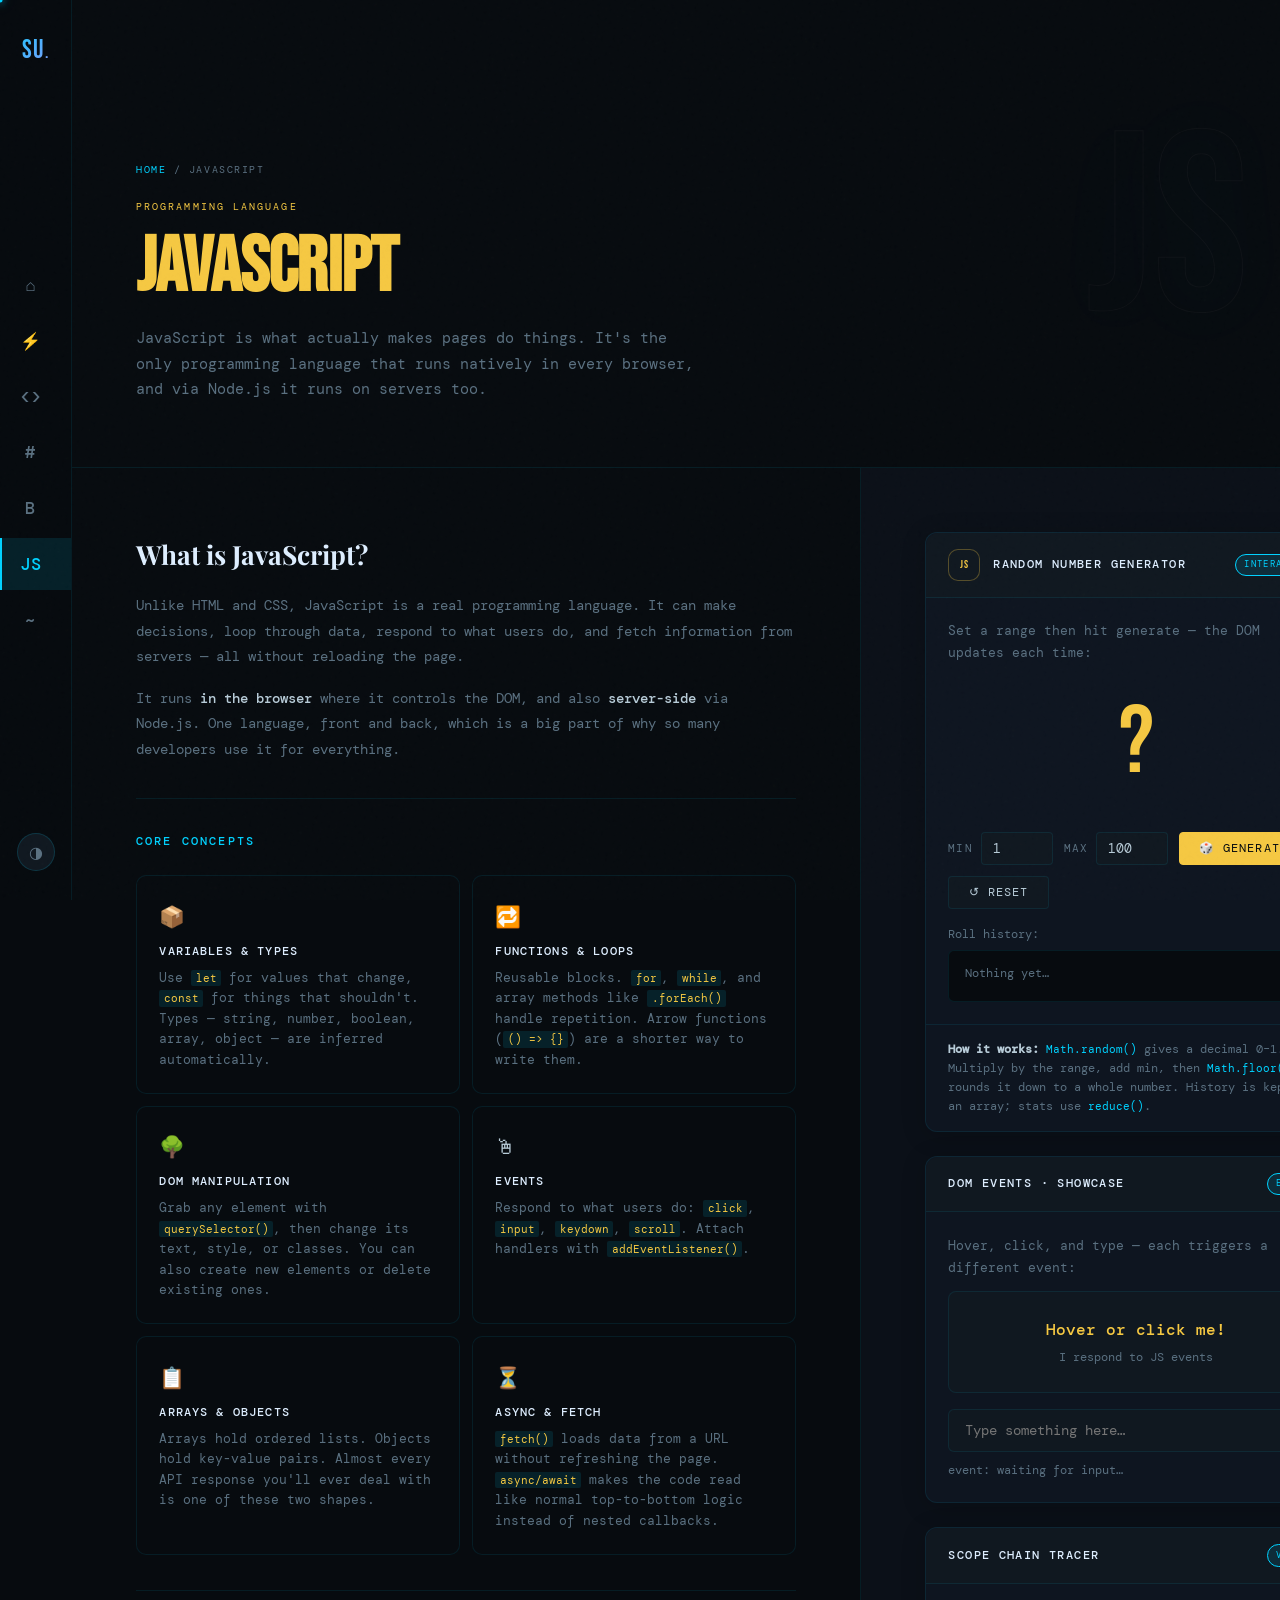
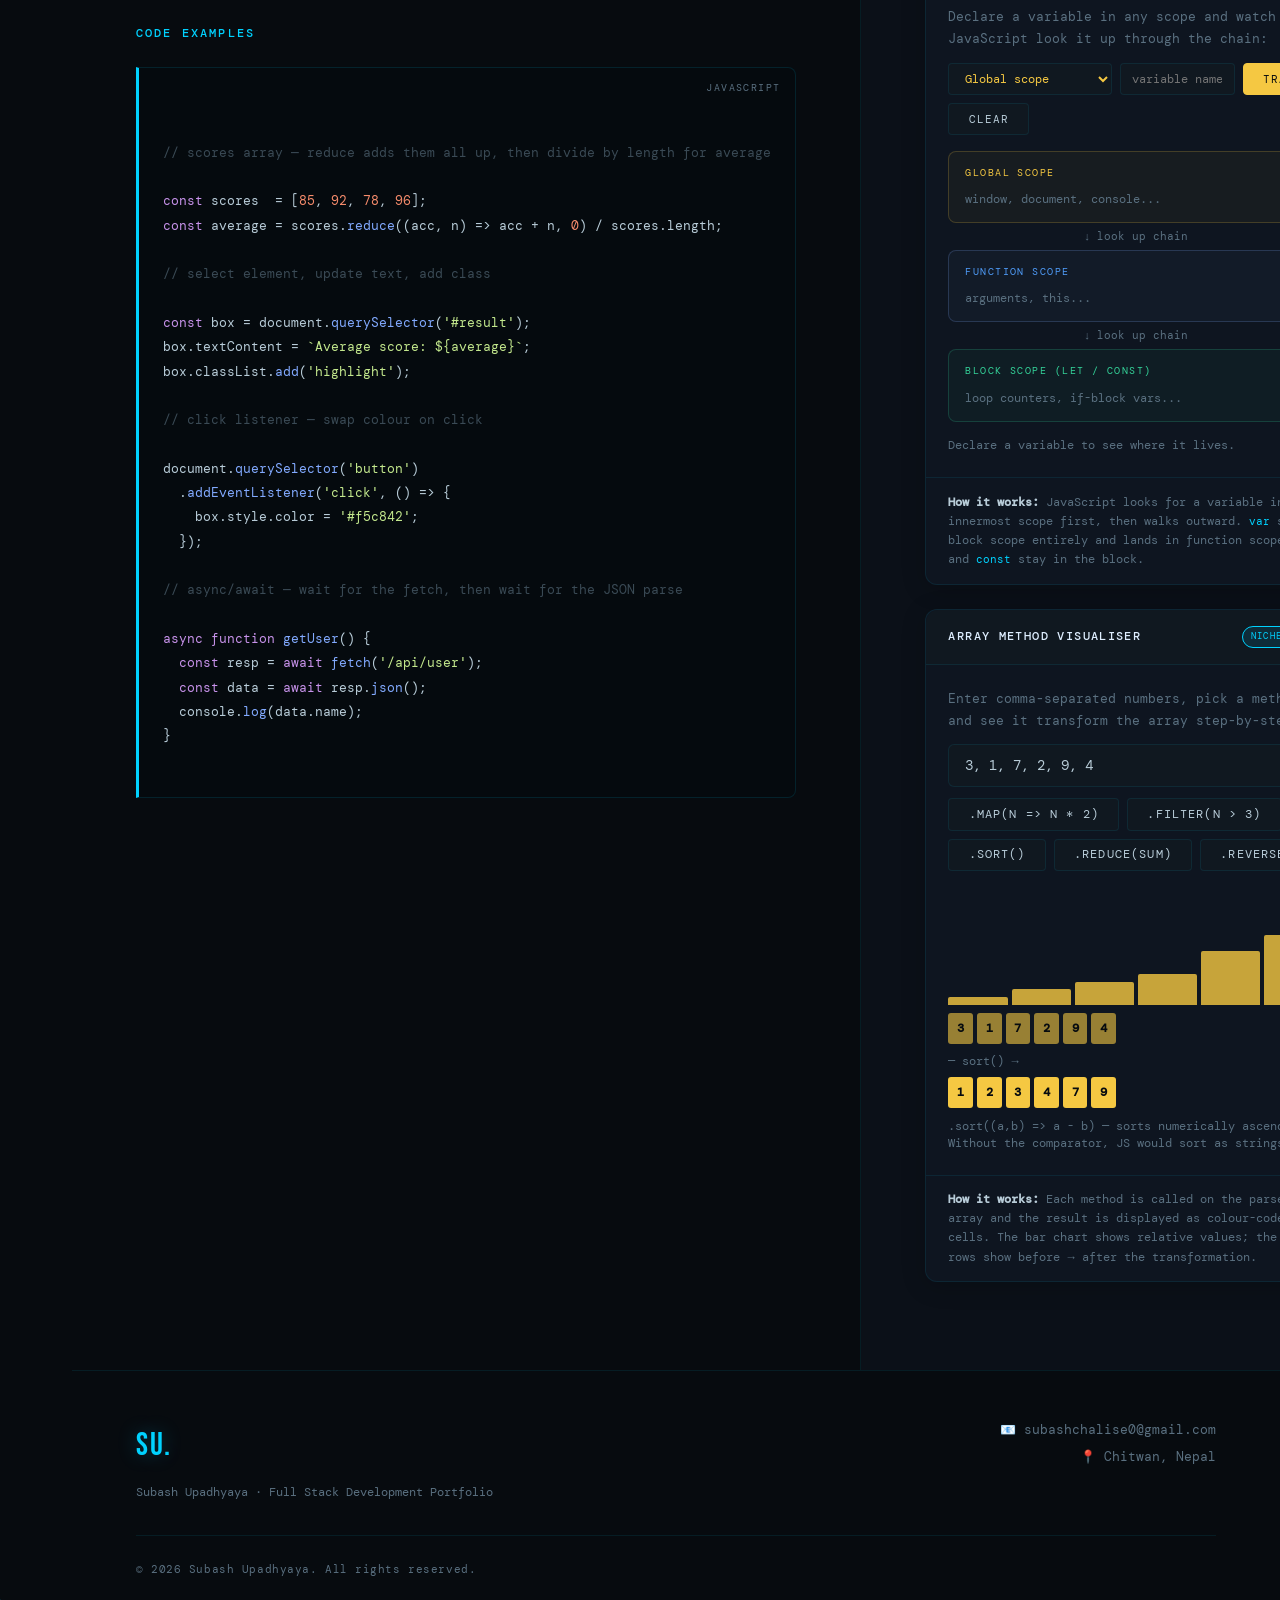
<file: javascript.html>
<!DOCTYPE html>
<html lang="en" data-theme="dark">
<head>
  <meta charset="UTF-8"/>
  <meta name="viewport" content="width=device-width, initial-scale=1.0"/>
  <title>JavaScript | Subash Upadhyaya</title>
  <link rel="preconnect" href="https://fonts.googleapis.com"/>
  <link href="https://fonts.googleapis.com/css2?family=Playfair+Display:ital,wght@0,400;0,700;0,900;1,400;1,700&family=DM+Mono:ital,wght@0,300;0,400;0,500;1,300;1,400&family=Bebas+Neue&family=Fraunces:ital,opsz,wght@0,9..144,300;0,9..144,700;0,9..144,900;1,9..144,300;1,9..144,700&display=swap" rel="stylesheet"/>
  <link rel="stylesheet" href="style.css"/>
</head>
<body>
<div class="main-wrap">

  <section class="page-hero">
    <div class="page-hero-bg">JS</div>
    <div class="page-hero-inner">
      <div class="page-breadcrumb"><a href="index.html">Home</a> JavaScript</div>
      <div class="page-topic-label" style="color:var(--js-c)">Programming Language</div>
      <h1><span style="color:var(--js-c)">JavaScript</span></h1>
      <p>JavaScript is what actually makes pages do things. It's the only programming language that runs natively in every browser, and via Node.js it runs on servers too.</p>
    </div>
  </section>

  <div class="topic-body">

    <!-- ── LEFT: concepts + code ── -->
    <div class="content-col">
      <h2>What is JavaScript?</h2>
      <p>Unlike HTML and CSS, JavaScript is a real programming language. It can make decisions, loop through data, respond to what users do, and fetch information from servers — all without reloading the page.</p>
      <p>It runs <strong>in the browser</strong> where it controls the DOM, and also <strong>server-side</strong> via Node.js. One language, front and back, which is a big part of why so many developers use it for everything.</p>

      <h3>Core Concepts</h3>
      <div class="concept-grid reveal">
        <div class="concept-card">
          <div class="cc-icon">📦</div>
          <div class="cc-title">Variables &amp; Types</div>
          <div class="cc-desc">Use <code style="color:var(--js-c)">let</code> for values that change, <code style="color:var(--js-c)">const</code> for things that shouldn't. Types — string, number, boolean, array, object — are inferred automatically.</div>
        </div>
        <div class="concept-card">
          <div class="cc-icon">🔁</div>
          <div class="cc-title">Functions &amp; Loops</div>
          <div class="cc-desc">Reusable blocks. <code style="color:var(--js-c)">for</code>, <code style="color:var(--js-c)">while</code>, and array methods like <code style="color:var(--js-c)">.forEach()</code> handle repetition. Arrow functions (<code style="color:var(--js-c)">() => {}</code>) are a shorter way to write them.</div>
        </div>
        <div class="concept-card">
          <div class="cc-icon">🌳</div>
          <div class="cc-title">DOM Manipulation</div>
          <div class="cc-desc">Grab any element with <code style="color:var(--js-c)">querySelector()</code>, then change its text, style, or classes. You can also create new elements or delete existing ones.</div>
        </div>
        <div class="concept-card">
          <div class="cc-icon">🖱</div>
          <div class="cc-title">Events</div>
          <div class="cc-desc">Respond to what users do: <code style="color:var(--js-c)">click</code>, <code style="color:var(--js-c)">input</code>, <code style="color:var(--js-c)">keydown</code>, <code style="color:var(--js-c)">scroll</code>. Attach handlers with <code style="color:var(--js-c)">addEventListener()</code>.</div>
        </div>
        <div class="concept-card">
          <div class="cc-icon">📋</div>
          <div class="cc-title">Arrays &amp; Objects</div>
          <div class="cc-desc">Arrays hold ordered lists. Objects hold key-value pairs. Almost every API response you'll ever deal with is one of these two shapes.</div>
        </div>
        <div class="concept-card">
          <div class="cc-icon">⏳</div>
          <div class="cc-title">Async &amp; Fetch</div>
          <div class="cc-desc"><code style="color:var(--js-c)">fetch()</code> loads data from a URL without refreshing the page. <code style="color:var(--js-c)">async/await</code> makes the code read like normal top-to-bottom logic instead of nested callbacks.</div>
        </div>
      </div>

      <h3>Code Examples</h3>
      <div class="code-block reveal">
        <span class="code-label">JavaScript</span>
<span class="comment">// scores array — reduce adds them all up, then divide by length for average</span>
<span class="kw">const</span> scores  = [<span class="num">85</span>, <span class="num">92</span>, <span class="num">78</span>, <span class="num">96</span>];
<span class="kw">const</span> average = scores.<span class="fn">reduce</span>((acc, n) => acc + n, <span class="num">0</span>) / scores.length;

<span class="comment">// select element, update text, add class</span>
<span class="kw">const</span> box = document.<span class="fn">querySelector</span>(<span class="str">'#result'</span>);
box.textContent = <span class="str">`Average score: ${average}`</span>;
box.classList.<span class="fn">add</span>(<span class="str">'highlight'</span>);

<span class="comment">// click listener — swap colour on click</span>
document.<span class="fn">querySelector</span>(<span class="str">'button'</span>)
  .<span class="fn">addEventListener</span>(<span class="str">'click'</span>, () => {
    box.style.color = <span class="str">'#f5c842'</span>;
  });

<span class="comment">// async/await — wait for the fetch, then wait for the JSON parse</span>
<span class="kw">async function</span> <span class="fn">getUser</span>() {
  <span class="kw">const</span> resp = <span class="kw">await</span> <span class="fn">fetch</span>(<span class="str">'/api/user'</span>);
  <span class="kw">const</span> data = <span class="kw">await</span> resp.<span class="fn">json</span>();
  console.<span class="fn">log</span>(data.name);
}
      </div>
    </div>

    <!-- ── RIGHT: demos ── -->
    <div class="demo-col">

      <!-- 1. Random Number Generator -->
      <div class="demo-box reveal">
        <div class="demo-box-header">
          <div class="tc-icon" style="color:var(--js-c);border-color:rgba(245,200,66,0.3);width:32px;height:32px;font-size:0.68rem">JS</div>
          <span class="demo-box-title">Random Number Generator</span>
          <span class="demo-badge">Interactive</span>
        </div>
        <div class="demo-area">
          <p style="color:var(--text2);font-size:0.8rem;margin-bottom:0.5rem">Set a range then hit generate — the DOM updates each time:</p>
          <div class="js-number" id="numOut">?</div>
          <div class="js-controls">
            <div class="js-input-g">
              <label>Min</label>
              <input class="js-input" type="number" id="lowEnd" value="1"/>
            </div>
            <div class="js-input-g">
              <label>Max</label>
              <input class="js-input" type="number" id="highEnd" value="100"/>
            </div>
            <button class="js-btn primary" onclick="rollNumber()">🎲 Generate</button>
            <button class="js-btn" onclick="wipeStats()">↺ Reset</button>
          </div>
          <div id="statsPanel" style="display:none;margin-bottom:0.8rem">
            <div style="display:flex;gap:0.5rem;flex-wrap:wrap">
              <div style="background:var(--bg);border:1px solid var(--border);padding:0.4rem 0.8rem;font-size:0.78rem">
                <span style="color:var(--text2)">Count: </span><span id="rollCount" style="color:var(--js-c)">0</span>
              </div>
              <div style="background:var(--bg);border:1px solid var(--border);padding:0.4rem 0.8rem;font-size:0.78rem">
                <span style="color:var(--text2)">Avg: </span><span id="rollAvg" style="color:var(--js-c)">—</span>
              </div>
              <div style="background:var(--bg);border:1px solid var(--border);padding:0.4rem 0.8rem;font-size:0.78rem">
                <span style="color:var(--text2)">High: </span><span id="rollHigh" style="color:var(--js-c)">—</span>
              </div>
            </div>
          </div>
          <p style="color:var(--text2);font-size:0.72rem;margin-bottom:0.35rem">Roll history:</p>
          <div class="js-history" id="rollLog">
            <span style="color:var(--text2)">Nothing yet…</span>
          </div>
        </div>
        <div class="demo-footer">
          <strong>How it works:</strong> <code>Math.random()</code> gives a decimal 0–1. Multiply by the range, add min, then <code>Math.floor()</code> rounds it down to a whole number. History is kept in an array; stats use <code>reduce()</code>.
        </div>
      </div>

      <!-- 2. Events showcase -->
      <div class="demo-box reveal">
        <div class="demo-box-header">
          <span class="demo-box-title">DOM Events · Showcase</span>
          <span class="demo-badge">Events</span>
        </div>
        <div class="demo-area">
          <p style="color:var(--text2);font-size:0.8rem;margin-bottom:0.8rem">Hover, click, and type — each triggers a different event:</p>
          <div class="event-box" id="evtBox"
            onmouseover="onHover()" onmouseout="onLeave()" onclick="onClick()">
            <span class="event-msg" id="evtMsg">Hover or click me!</span>
            <span class="event-sub" id="evtSub">I respond to JS events</span>
          </div>
          <input id="typeBox" type="text" class="form-input" style="margin-bottom:0.5rem"
            placeholder="Type something here…" oninput="onType(this.value)"/>
          <p id="typeOut" style="color:var(--text2);font-size:0.75rem;font-family:var(--ff-mono)">event: waiting for input…</p>
        </div>
      </div>

      <!-- 3. Scope Chain Tracer -->
      <div class="demo-box reveal">
        <div class="demo-box-header">
          <span class="demo-box-title">Scope Chain Tracer</span>
          <span class="demo-badge">Visual</span>
        </div>
        <div class="demo-area">
          <p style="color:var(--text2);font-size:0.8rem;margin-bottom:0.8rem">Declare a variable in any scope and watch JavaScript look it up through the chain:</p>
          <div style="display:flex;gap:0.5rem;flex-wrap:wrap;margin-bottom:1rem">
            <select id="scopeDecl" style="background:var(--bg3);border:1px solid var(--border);color:var(--js-c);padding:0.4rem 0.7rem;font-family:var(--ff-mono);font-size:0.75rem;outline:none;border-radius:4px">
              <option value="global">Global scope</option>
              <option value="function">Function scope</option>
              <option value="block">Block scope (let)</option>
            </select>
            <input id="scopeVarName" type="text" placeholder="variable name" maxlength="12"
              style="background:var(--bg3);border:1px solid var(--border);color:var(--text);padding:0.4rem 0.7rem;font-family:var(--ff-mono);font-size:0.75rem;outline:none;flex:1;border-radius:4px;min-width:80px"/>
            <button onclick="traceScope()" class="js-btn primary" style="font-size:0.7rem">Trace</button>
            <button onclick="clearScope()" class="js-btn" style="font-size:0.7rem">Clear</button>
          </div>
          <div id="scopeViz" style="display:flex;flex-direction:column;gap:4px">
            <div style="border:1px solid rgba(245,200,66,0.2);border-radius:8px;padding:0.8rem 1rem;background:rgba(245,200,66,0.04)">
              <div style="font-size:0.6rem;letter-spacing:0.15em;text-transform:uppercase;color:var(--js-c);margin-bottom:0.5rem">Global Scope</div>
              <div id="globalVars" style="font-family:var(--ff-mono);font-size:0.75rem;color:var(--text2);min-height:20px">window, document, console...</div>
            </div>
            <div style="text-align:center;color:var(--text2);font-size:0.7rem">↓ look up chain</div>
            <div style="border:1px solid rgba(130,170,255,0.2);border-radius:8px;padding:0.8rem 1rem;background:rgba(130,170,255,0.04)">
              <div style="font-size:0.6rem;letter-spacing:0.15em;text-transform:uppercase;color:var(--css-c);margin-bottom:0.5rem">Function Scope</div>
              <div id="funcVars" style="font-family:var(--ff-mono);font-size:0.75rem;color:var(--text2);min-height:20px">arguments, this...</div>
            </div>
            <div style="text-align:center;color:var(--text2);font-size:0.7rem">↓ look up chain</div>
            <div style="border:1px solid rgba(52,211,153,0.2);border-radius:8px;padding:0.8rem 1rem;background:rgba(52,211,153,0.04)">
              <div style="font-size:0.6rem;letter-spacing:0.15em;text-transform:uppercase;color:var(--fs-c);margin-bottom:0.5rem">Block Scope (let / const)</div>
              <div id="blockVars" style="font-family:var(--ff-mono);font-size:0.75rem;color:var(--text2);min-height:20px">loop counters, if-block vars...</div>
            </div>
          </div>
          <p id="scopeResult" style="margin-top:0.8rem;font-size:0.75rem;font-family:var(--ff-mono);color:var(--text2)">Declare a variable to see where it lives.</p>
        </div>
        <div class="demo-footer">
          <strong>How it works:</strong> JavaScript looks for a variable in the innermost scope first, then walks outward. <code>var</code> skips block scope entirely and lands in function scope. <code>let</code> and <code>const</code> stay in the block.
        </div>
      </div>

      <!-- 4. NICHE: Array Method Visualiser -->
      <div class="demo-box reveal">
        <div class="demo-box-header">
          <span class="demo-box-title">Array Method Visualiser</span>
          <span class="demo-badge">Niche Demo</span>
        </div>
        <div class="demo-area">
          <p style="color:var(--text2);font-size:0.8rem;margin-bottom:0.8rem">Enter comma-separated numbers, pick a method, and see it transform the array step-by-step:</p>
          <input id="arrInput" type="text" value="3, 1, 7, 2, 9, 4" class="form-input" style="margin-bottom:0.7rem" placeholder="e.g. 3, 1, 7, 2, 9, 4"/>
          <div style="display:flex;gap:0.5rem;flex-wrap:wrap;margin-bottom:0.9rem">
            <button class="js-btn" onclick="runArrMethod('map')">.map(n => n * 2)</button>
            <button class="js-btn" onclick="runArrMethod('filter')">.filter(n > 3)</button>
            <button class="js-btn" onclick="runArrMethod('sort')">.sort()</button>
            <button class="js-btn" onclick="runArrMethod('reduce')">.reduce(sum)</button>
            <button class="js-btn" onclick="runArrMethod('reverse')">.reverse()</button>
          </div>
          <!-- visual bars -->
          <div id="arrViz" style="display:flex;align-items:flex-end;gap:4px;height:120px;margin-bottom:0.5rem"></div>
          <div id="arrOrigRow" style="display:flex;gap:4px;margin-bottom:0.4rem;flex-wrap:wrap"></div>
          <div id="arrArrow" style="color:var(--text2);font-size:0.75rem;font-family:var(--ff-mono);margin-bottom:0.4rem"></div>
          <div id="arrResultRow" style="display:flex;gap:4px;flex-wrap:wrap"></div>
          <p id="arrExplain" style="color:var(--text2);font-size:0.72rem;margin-top:0.6rem;line-height:1.5"></p>
        </div>
        <div class="demo-footer">
          <strong>How it works:</strong> Each method is called on the parsed array and the result is displayed as colour-coded cells. The bar chart shows relative values; the cell rows show before → after the transformation.
        </div>
      </div>

    </div>
  </div>

  <footer class="footer">
    <div class="footer-inner">
      <div>
        <div class="footer-logo">SU.</div>
        <div class="footer-tagline">Subash Upadhyaya · Full Stack Development Portfolio</div>
      </div>
      <div class="footer-contact">
        <p>📧 subashchalise0@gmail.com</p>
        <p>📍 Chitwan, Nepal</p>
      </div>
    </div>
    <div class="footer-bottom">© 2026 Subash Upadhyaya. All rights reserved.</div>
  </footer>

</div>
<script src="main.js"></script>
<script>

// ── RANDOM NUMBER GENERATOR
var rollHistory = [], numRolls = 0, runningSum = 0, topSoFar = -Infinity;

function rollNumber() {
  var lo = parseInt(document.getElementById('lowEnd').value)  || 1;
  var hi = parseInt(document.getElementById('highEnd').value) || 100;

  if (lo >= hi) {
    document.getElementById('numOut').textContent = '⚠';
    document.getElementById('rollLog').innerHTML  =
      '<span style="color:#ff7b72">Min has to be less than Max!</span>';
    return;
  }

  var picked = Math.floor(Math.random() * (hi - lo + 1) + lo);
  numRolls++;
  runningSum += picked;
  if (picked > topSoFar) topSoFar = picked;
  rollHistory.unshift(picked);
  if (rollHistory.length > 8) rollHistory.pop();

  var screen = document.getElementById('numOut');
  screen.textContent = picked;
  screen.classList.remove('number-bounce');
  void screen.offsetWidth;
  screen.classList.add('number-bounce');

  document.getElementById('statsPanel').style.display = 'block';
  document.getElementById('rollCount').textContent    = numRolls;
  document.getElementById('rollAvg').textContent      = (runningSum / numRolls).toFixed(1);
  document.getElementById('rollHigh').textContent     = topSoFar;

  document.getElementById('rollLog').innerHTML = rollHistory.map(function(n, i) {
    return '<span style="color:var(--text2)">#' + (numRolls - i) + ':</span>' +
           ' <span style="color:var(--js-c)">' + n + '</span>   ';
  }).join('');
}

function wipeStats() {
  rollHistory = []; numRolls = 0; runningSum = 0; topSoFar = -Infinity;
  document.getElementById('numOut').textContent       = '?';
  document.getElementById('statsPanel').style.display = 'none';
  document.getElementById('rollLog').innerHTML        = '<span style="color:var(--text2)">Nothing yet…</span>';
}

// ── EVENT DEMO HANDLERS
function onHover() {
  document.getElementById('evtBox').style.borderColor = 'var(--js-c)';
  document.getElementById('evtMsg').textContent = '👋 Hovering!';
  document.getElementById('evtSub').textContent = 'event: mouseover';
}
function onLeave() {
  document.getElementById('evtBox').style.borderColor = 'var(--border)';
  document.getElementById('evtMsg').textContent = 'Hover or click me!';
  document.getElementById('evtSub').textContent = 'I respond to JS events';
}
function onClick() {
  var responses = ['🎉 Clicked!', '⚡ Got it!', '🚀 Nice one!', '✨ JavaScript!'];
  var chosen    = responses[Math.floor(Math.random() * responses.length)];
  document.getElementById('evtMsg').textContent = chosen;
  document.getElementById('evtSub').textContent = 'event: click';
  var box = document.getElementById('evtBox');
  box.style.transform = 'scale(0.96)';
  setTimeout(function() { box.style.transform = ''; }, 140);
}
function onType(val) {
  var output = document.getElementById('typeOut');
  if (val.length === 0) {
    output.textContent = 'event: waiting for input…';
  } else {
    output.innerHTML = 'event: <span style="color:var(--js-c)">input</span>  ·  ' +
      'value: <span style="color:var(--js-c)">"' + val + '"</span>  ·  ' +
      'length: <span style="color:var(--js-c)">' + val.length + '</span>';
  }
}

// ── SCOPE CHAIN TRACER
var globalDeclared = [], funcDeclared = [], blockDeclared = [];

function traceScope() {
  var scope = document.getElementById('scopeDecl').value;
  var name  = document.getElementById('scopeVarName').value.trim();
  if (!name) { document.getElementById('scopeResult').textContent = 'Enter a variable name first.'; return; }

  var colour = scope === 'block' ? 'var(--fs-c)' : scope === 'function' ? 'var(--css-c)' : 'var(--js-c)';

  if (scope === 'global')   { globalDeclared.push(name); updateList('globalVars', globalDeclared, 'var(--js-c)'); }
  if (scope === 'function') { funcDeclared.push(name);   updateList('funcVars',   funcDeclared,   'var(--css-c)'); }
  if (scope === 'block')    { blockDeclared.push(name);  updateList('blockVars',  blockDeclared,  'var(--fs-c)'); }

  var keyword = scope === 'block' ? 'let' : scope === 'function' ? 'var (inside fn)' : 'var / let (global)';
  var where   = scope === 'global'   ? 'Global scope — accessible everywhere' :
                scope === 'function' ? 'Function scope — only inside the function' :
                                       'Block scope — only inside the { } block';

  document.getElementById('scopeResult').innerHTML =
    '<span style="color:' + colour + '">' + keyword + ' ' + name + '</span> lives in: ' + where;
  document.getElementById('scopeVarName').value = '';
}

function updateList(id, arr, col) {
  var el   = document.getElementById(id);
  var base = id === 'globalVars' ? 'window, document, console' :
             id === 'funcVars'   ? 'arguments, this' : 'loop counters, if-block vars';
  el.innerHTML = base + (arr.length ? ', <span style="color:' + col + '">' + arr.join(', ') + '</span>' : '');
}

function clearScope() {
  globalDeclared = []; funcDeclared = []; blockDeclared = [];
  document.getElementById('globalVars').textContent  = 'window, document, console...';
  document.getElementById('funcVars').textContent    = 'arguments, this...';
  document.getElementById('blockVars').textContent   = 'loop counters, if-block vars...';
  document.getElementById('scopeResult').textContent = 'Declare a variable to see where it lives.';
}

// ── ARRAY METHOD VISUALISER
function getInputArray() {
  return document.getElementById('arrInput').value
    .split(',')
    .map(function(s) { return parseFloat(s.trim()); })
    .filter(function(n) { return !isNaN(n); });
}

function renderCells(arr, containerId, col) {
  var el = document.getElementById(containerId);
  el.innerHTML = arr.map(function(n) {
    return '<span style="background:' + col + ';color:#070b0f;padding:0.3rem 0.55rem;font-family:var(--ff-mono);font-size:0.78rem;font-weight:600;border-radius:3px;display:inline-block">' + n + '</span>';
  }).join('');
}

function renderBars(arr, highlightColor) {
  var viz = document.getElementById('arrViz');
  var max = Math.max.apply(null, arr.map(Math.abs)) || 1;
  viz.innerHTML = arr.map(function(n) {
    var h   = Math.max(4, Math.round((Math.abs(n) / max) * 70));
    return '<div style="flex:1;background:' + highlightColor + ';height:' + h + 'px;border-radius:2px 2px 0 0;opacity:0.8;min-width:12px;transition:height 0.4s"></div>';
  }).join('');
}

function runArrMethod(method) {
  var orig = getInputArray();
  if (!orig.length) { document.getElementById('arrExplain').textContent = 'Enter some numbers first.'; return; }

  var result, explain;

  if (method === 'map') {
    result  = orig.map(function(n) { return n * 2; });
    explain = '.map(n => n * 2) — creates a new array where each number is doubled. The original array is unchanged.';
  } else if (method === 'filter') {
    result  = orig.filter(function(n) { return n > 3; });
    explain = '.filter(n => n > 3) — creates a new array keeping only numbers greater than 3. Length may shrink.';
  } else if (method === 'sort') {
    result  = orig.slice().sort(function(a, b) { return a - b; });
    explain = '.sort((a,b) => a - b) — sorts numerically ascending. Without the comparator, JS would sort as strings.';
  } else if (method === 'reduce') {
    var sum = orig.reduce(function(acc, n) { return acc + n; }, 0);
    result  = [sum];
    explain = '.reduce((acc, n) => acc + n, 0) — collapses the whole array into one value: the total sum (' + sum + ').';
  } else if (method === 'reverse') {
    result  = orig.slice().reverse();
    explain = '.reverse() — reverses the array order in place. Here we use .slice() first so the original is safe.';
  }

  renderBars(result, 'var(--js-c)');
  renderCells(orig, 'arrOrigRow', 'rgba(245,200,66,0.6)');
  document.getElementById('arrArrow').textContent = '— ' + method + '() →';
  renderCells(result, 'arrResultRow', 'var(--js-c)');
  document.getElementById('arrExplain').textContent = explain;
}

// init with a default
runArrMethod('sort');
</script>
</body>
</html>
</file>
<file: style.css>
@import url('https://fonts.googleapis.com/css2?family=Playfair+Display:ital,wght@0,400;0,700;0,900;1,400;1,700&family=DM+Mono:ital,wght@0,300;0,400;0,500;1,300;1,400&family=Bebas+Neue&family=Fraunces:ital,opsz,wght@0,9..144,300;0,9..144,700;0,9..144,900;1,9..144,300;1,9..144,700&display=swap');

*, *::before, *::after { box-sizing: border-box; margin: 0; padding: 0; }
html { scroll-behavior: smooth; }
body { cursor: none; }

.cursor {
  position: fixed; width: 14px; height: 14px;
  border: 2px solid var(--accent);
  transform: translate(-50%, -50%) rotate(45deg);
  pointer-events: none; z-index: 99999; background: transparent;
  transition: width 0.18s ease, height 0.18s ease, opacity 0.18s;
}
.cursor::before {
  content: ''; position: absolute; top: 50%; left: -7px; right: -7px; height: 1px;
  background: var(--accent); opacity: 0.38; transform: translateY(-50%) rotate(-45deg);
}
.cursor::after {
  content: ''; position: absolute; left: 50%; top: -7px; bottom: -7px; width: 1px;
  background: var(--accent); opacity: 0.38; transform: translateX(-50%) rotate(-45deg);
}
.cursor-ring {
  position: fixed; width: 5px; height: 5px; background: var(--accent); border-radius: 50%;
  pointer-events: none; z-index: 99998; transform: translate(-50%, -50%);
  box-shadow: 0 0 8px var(--accent), 0 0 18px var(--accent-glow);
  transition: width 0.14s, height 0.14s;
}
body:has(a:hover) .cursor, body:has(button:hover) .cursor { width: 26px; height: 26px; opacity: 0.55; }
body:has(a:hover) .cursor-ring, body:has(button:hover) .cursor-ring { width: 8px; height: 8px; }

:root {
  --bg:#070b0f; --bg2:#0b1018; --bg3:#101820; --card:#0e1520;
  --border:rgba(0,210,255,0.09); --border2:rgba(0,210,255,0.16);
  --text:#b8ccd8; --text2:#5a7080; --heading:#deeeff;
  --accent:#00d2ff; --accent-dim:rgba(0,210,255,0.11); --accent-glow:rgba(0,210,255,0.28);
  --lime:#00d2ff; --lime-dim:rgba(0,210,255,0.11); --lime-glow:rgba(0,210,255,0.28);
  --purple:#a78bfa; --fs-c:#34d399; --html-c:#ff6b35; --css-c:#4f9cf9; --bs-c:#a78bfa; --js-c:#f5c842;
  --shadow:0 24px 60px rgba(0,0,0,0.65); --shadow-sm:0 8px 24px rgba(0,0,0,0.4);
  --ff-display:'Bebas Neue',sans-serif;
  --ff-topic:'Fraunces',Georgia,serif;
  --ff-serif:'Playfair Display',Georgia,serif;
  --ff-mono:'DM Mono','Fira Code',monospace;
}
[data-theme="light"] {
  --bg:#eef4f8; --bg2:#e3ecf3; --bg3:#d7e5ee; --card:#eaf1f7;
  --border:rgba(0,100,140,0.13); --border2:rgba(0,100,140,0.22);
  --text:#1b2d3a; --text2:#4a6475; --heading:#0d1e2a;
  --accent:#0088aa; --accent-dim:rgba(0,136,170,0.1); --accent-glow:rgba(0,136,170,0.2);
  --lime:#0088aa; --lime-dim:rgba(0,136,170,0.1); --lime-glow:rgba(0,136,170,0.2);
}
[data-theme="light"] body::before { opacity:0.14; }
[data-theme="light"] .cursor, [data-theme="light"] .cursor::before,
[data-theme="light"] .cursor::after { border-color:var(--accent); background:var(--accent); }
[data-theme="light"] .cursor-ring { background:var(--accent); box-shadow:0 0 6px var(--accent); }
[data-theme="light"] .scroll-fill { background:var(--accent); }

body::before {
  content:''; position:fixed; inset:0;
  background-image:url("data:image/svg+xml,%3Csvg viewBox='0 0 256 256' xmlns='http://www.w3.org/2000/svg'%3E%3Cfilter id='n'%3E%3CfeTurbulence type='fractalNoise' baseFrequency='0.9' numOctaves='4' stitchTiles='stitch'/%3E%3C/filter%3E%3Crect width='100%25' height='100%25' filter='url(%23n)' opacity='0.035'/%3E%3C/svg%3E");
  pointer-events:none; z-index:9999; opacity:0.5;
}
body { background:var(--bg); color:var(--text); font-family:var(--ff-mono); font-size:15px; line-height:1.7; overflow-x:hidden; }
a { color:inherit; text-decoration:none; }
img { display:block; max-width:100%; }
code { font-family:var(--ff-mono); font-size:0.88em; }

/* SIDEBAR */
.sidenav {
  position:fixed; left:0; top:0; bottom:0; width:72px;
  background:rgba(7,11,15,0.94); border-right:1px solid var(--border);
  backdrop-filter:blur(18px); display:flex; flex-direction:column;
  align-items:center; justify-content:space-between; padding:1.8rem 0;
  z-index:1000; transition:width 0.32s cubic-bezier(.77,0,.18,1);
}
.sidenav:hover { width:220px; }
.sidenav-logo { font-family:var(--ff-display); font-size:1.6rem; letter-spacing:0.05em; color:var(--accent); white-space:nowrap; overflow:hidden; width:100%; text-align:center; padding:0 1rem; }
.sidenav-logo span { color:var(--text2); font-size:1.1rem; }
.sidenav-links { list-style:none; display:flex; flex-direction:column; gap:0.2rem; width:100%; }
.sidenav-links li a { display:flex; align-items:center; gap:1rem; padding:0.75rem 1.25rem; color:var(--text2); font-family:var(--ff-mono); font-size:0.7rem; font-weight:500; letter-spacing:0.1em; text-transform:uppercase; transition:color 0.2s,background 0.2s; position:relative; overflow:hidden; white-space:nowrap; }
.sidenav-links li a::before { content:''; position:absolute; left:0; top:0; bottom:0; width:2px; background:var(--accent); transform:scaleY(0); transform-origin:bottom; transition:transform 0.22s ease; }
.sidenav-links li a:hover, .sidenav-links li a.active { color:var(--accent); background:var(--accent-dim); }
.sidenav-links li a:hover::before, .sidenav-links li a.active::before { transform:scaleY(1); }
.nav-icon { font-size:1.05rem; flex-shrink:0; width:22px; text-align:center; }
.nav-label { opacity:0; transition:opacity 0.22s 0.05s; white-space:nowrap; }
.sidenav:hover .nav-label { opacity:1; }
.sidenav-theme { background:var(--bg3); border:1px solid var(--border2); color:var(--text2); border-radius:50%; width:38px; height:38px; display:flex; align-items:center; justify-content:center; cursor:pointer; font-size:1rem; transition:all 0.2s; flex-shrink:0; }
.sidenav-theme:hover { color:var(--accent); border-color:var(--accent); }

.main-wrap { margin-left:72px; min-height:100vh; }
.page-enter { animation:pageIn 0.5s cubic-bezier(.77,0,.18,1) both; }
@keyframes pageIn { from{opacity:0;transform:translateY(22px)} to{opacity:1;transform:translateY(0)} }
.scroll-bar { position:fixed; top:0; left:72px; right:0; height:2px; background:transparent; z-index:900; }
.scroll-fill { height:100%; background:var(--accent); width:0%; transition:width 0.1s; }

/* HERO - CENTERED */
.hero { min-height:100vh; display:flex; align-items:center; justify-content:center; position:relative; overflow:hidden; }
.hero.hero-full { display:flex; align-items:center; justify-content:center; }
.hero-left { display:flex; flex-direction:column; align-items:center; text-align:center; padding:5rem 3rem; position:relative; z-index:2; max-width:820px; width:100%; }
.hero-left.hero-left-full { align-items:center; text-align:center; max-width:820px; padding:5rem 3rem; }
.hero-right { display:none; }
.hero-bg-text { position:absolute; inset:0; display:flex; align-items:center; justify-content:center; font-family:var(--ff-display); font-size:clamp(100px,22vw,280px); color:transparent; -webkit-text-stroke:1px rgba(0,210,255,0.04); user-select:none; pointer-events:none; letter-spacing:-0.04em; line-height:1; }
.hero-eyebrow { font-size:0.7rem; font-weight:400; letter-spacing:0.22em; text-transform:uppercase; color:var(--accent); margin-bottom:1.4rem; display:flex; align-items:center; gap:0.7rem; justify-content:center; }
.eyebrow-line { display:block; width:40px; height:1px; background:var(--accent); }
.hero-name { font-family:var(--ff-display); font-size:clamp(64px,9vw,120px); line-height:0.9; letter-spacing:-0.01em; color:var(--heading); margin-bottom:1.8rem; }
.hero-name em { font-family:var(--ff-serif); font-style:italic; color:var(--accent); font-size:0.85em; }
.hero-tagline { font-size:1rem; color:var(--text2); line-height:1.8; max-width:540px; margin:0 auto 2.5rem; }
.hero-chips { display:flex; flex-wrap:wrap; gap:0.6rem; margin-bottom:3rem; justify-content:center; }
.chip { padding:0.3rem 0.9rem; border:1px solid var(--border2); border-radius:20px; font-size:0.65rem; letter-spacing:0.15em; text-transform:uppercase; color:var(--text2); transition:all 0.2s; }
.chip:hover { border-color:var(--accent); color:var(--accent); }
.hero-cta { display:flex; gap:1rem; align-items:center; justify-content:center; }

/* BUTTONS */
.btn-primary { display:inline-flex; align-items:center; gap:0.6rem; background:var(--accent); color:#070b0f; padding:0.85rem 1.8rem; font-family:var(--ff-mono); font-size:0.75rem; font-weight:500; letter-spacing:0.1em; text-transform:uppercase; border:none; cursor:pointer; transition:all 0.22s; clip-path:polygon(0 0,calc(100% - 12px) 0,100% 12px,100% 100%,12px 100%,0 calc(100% - 12px)); }
.btn-primary:hover { background:#33dcff; transform:translate(-2px,-2px); box-shadow:4px 4px 0 var(--accent-glow); }
.btn-outline { display:inline-flex; align-items:center; gap:0.6rem; background:transparent; color:var(--text); padding:0.83rem 1.8rem; font-family:var(--ff-mono); font-size:0.75rem; font-weight:500; letter-spacing:0.1em; text-transform:uppercase; border:1px solid var(--border2); cursor:pointer; transition:all 0.22s; }
.btn-outline:hover { border-color:var(--accent); color:var(--accent); }

.stats-strip { display:grid; grid-template-columns:repeat(3,1fr); border-top:1px solid var(--border); border-bottom:1px solid var(--border); }
.stat-item { padding:2.2rem 2.5rem; border-right:1px solid var(--border); transition:background 0.2s; }
.stat-item:last-child { border-right:none; }
.stat-item:hover { background:var(--accent-dim); }
.stat-num { font-family:var(--ff-display); font-size:3.2rem; color:var(--accent); line-height:1; display:block; margin-bottom:0.4rem; }
.stat-label { font-size:0.65rem; letter-spacing:0.18em; text-transform:uppercase; color:var(--text2); }

/* TOPIC CARDS */
.topics-section { padding:6rem 4rem; }
.section-eyebrow { font-size:0.65rem; letter-spacing:0.22em; text-transform:uppercase; color:var(--accent); display:flex; align-items:center; gap:0.8rem; margin-bottom:1.2rem; }
.section-eyebrow::after { content:''; flex:1; max-width:60px; height:1px; background:var(--accent); }
/* Fraunces for section headings */
.section-heading { font-family:var(--ff-topic); font-size:clamp(38px,5vw,68px); font-weight:700; letter-spacing:-0.02em; color:var(--heading); line-height:1.05; margin-bottom:3.5rem; }

.topic-grid { display:grid; grid-template-columns:repeat(3,1fr); gap:16px; margin-top:0; }

.topic-card {
  background:var(--bg); padding:2.5rem 2rem;
  display:flex; flex-direction:column; gap:1rem;
  transition:background 0.25s,transform 0.25s,box-shadow 0.25s;
  position:relative; overflow:hidden; cursor:pointer;
  text-decoration:none; color:inherit;
  border:1px solid var(--border); border-radius:14px;
}
.topic-card::before { content:''; position:absolute; top:0; left:0; right:0; height:2px; background:linear-gradient(90deg,transparent,var(--card-accent,var(--accent)),transparent); transform:scaleX(0); transform-origin:center; transition:transform 0.4s cubic-bezier(.77,0,.18,1); border-radius:14px 14px 0 0; }
.topic-card:hover { background:var(--bg3); transform:translateY(-4px); box-shadow:0 16px 40px rgba(0,0,0,0.3); }
.topic-card:hover::before { transform:scaleX(1); }

.tc-icon { width:46px; height:46px; display:flex; align-items:center; justify-content:center; font-family:var(--ff-display); font-size:0.9rem; letter-spacing:0.05em; border:1px solid var(--border2); background:var(--bg3); flex-shrink:0; border-radius:10px; }
.tc-tag { font-size:0.6rem; letter-spacing:0.18em; text-transform:uppercase; color:var(--text2); border:1px solid var(--border); padding:0.2rem 0.6rem; border-radius:20px; }
.tc-header { display:flex; align-items:center; justify-content:space-between; }
/* Fraunces for card titles */
.tc-title { font-family:var(--ff-topic); font-weight:700; font-size:2rem; letter-spacing:-0.01em; color:var(--heading); line-height:1.05; }
.tc-desc { font-size:0.82rem; color:var(--text2); line-height:1.65; }
.tc-hint { font-size:0.72rem; color:var(--text2); border-top:1px solid var(--border); padding-top:0.9rem; margin-top:auto; }
.tc-link { display:inline-flex; align-items:center; gap:0.5rem; font-size:0.7rem; letter-spacing:0.12em; text-transform:uppercase; color:var(--accent); margin-top:0.5rem; transition:gap 0.2s; }
.tc-link:hover { gap:0.8rem; }

/* TOPIC PAGE HERO */
.page-hero { min-height:52vh; display:flex; flex-direction:column; justify-content:flex-end; padding:5rem 4rem 4rem; position:relative; overflow:hidden; border-bottom:1px solid var(--border); }
.page-hero-bg { position:absolute; inset:0; font-family:var(--ff-display); font-size:clamp(120px,20vw,260px); display:flex; align-items:center; justify-content:flex-end; padding-right:2rem; color:transparent; -webkit-text-stroke:1px rgba(255,255,255,0.03); user-select:none; pointer-events:none; line-height:1; }
.page-hero-inner { position:relative; z-index:2; max-width:780px; }
.page-breadcrumb { font-size:0.65rem; letter-spacing:0.15em; text-transform:uppercase; color:var(--text2); margin-bottom:1.2rem; }
.page-breadcrumb a { color:var(--accent); }
.page-breadcrumb a::after { content:' /'; color:var(--text2); }
.page-topic-label { font-size:0.65rem; letter-spacing:0.2em; text-transform:uppercase; margin-bottom:0.9rem; }
.page-hero h1 { font-family:var(--ff-display); font-size:clamp(42px,6vw,86px); letter-spacing:-0.01em; color:var(--heading); line-height:1; margin-bottom:1.2rem; }
.page-hero p { font-size:0.92rem; color:var(--text2); max-width:560px; line-height:1.75; }

.topic-body { display:grid; grid-template-columns:1fr 550px; }
.content-col { padding:4rem; border-right:1px solid var(--border); }
.demo-col { padding:4rem; background:var(--bg2); }

.content-col h2 { font-family:var(--ff-serif); font-size:1.65rem; font-weight:700; color:var(--heading); margin-bottom:1rem; margin-top:2.5rem; }
.content-col h2:first-child { margin-top:0; }
.content-col h3 { font-family:var(--ff-mono); font-size:0.75rem; font-weight:500; letter-spacing:0.18em; text-transform:uppercase; color:var(--accent); margin-bottom:0.8rem; margin-top:2.2rem; padding-top:2rem; border-top:1px solid var(--border); }
.content-col p { color:var(--text2); margin-bottom:1rem; font-size:0.9rem; line-height:1.78; }
.content-col strong { color:var(--text); font-weight:500; }
.content-col em { color:var(--text); font-style:italic; }
.content-col code { color:var(--accent); background:var(--accent-dim); padding:0.1em 0.4em; border-radius:2px; }

/* CONCEPT CARDS - softer */
.concept-grid { display:grid; grid-template-columns:1fr 1fr; gap:12px; margin:1.5rem 0; }
.concept-card { background:var(--bg); padding:1.4rem; transition:background 0.2s,transform 0.2s,box-shadow 0.2s; border:1px solid var(--border); border-radius:10px; position:relative; overflow:hidden; }
.concept-card::before { content:''; position:absolute; top:0; left:0; right:0; height:2px; background:linear-gradient(90deg,var(--accent),transparent); opacity:0; transition:opacity 0.3s; border-radius:10px 10px 0 0; }
.concept-card:hover { background:var(--bg3); transform:translateY(-2px); box-shadow:0 8px 24px rgba(0,0,0,0.3); }
.concept-card:hover::before { opacity:1; }
.cc-icon { font-size:1.3rem; margin-bottom:0.5rem; }
.cc-title { font-family:var(--ff-mono); font-size:0.72rem; font-weight:500; letter-spacing:0.1em; text-transform:uppercase; color:var(--heading); margin-bottom:0.4rem; }
.cc-desc { font-size:0.8rem; color:var(--text2); line-height:1.6; }

/* CODE BLOCK - line-based display */
.code-block {
  background:#050a0e; border:1px solid rgba(0,210,255,0.12); border-left:3px solid var(--accent);
  border-radius:0 8px 8px 0; padding:1.5rem; font-family:var(--ff-mono); font-size:0.8rem;
  line-height:1.9; overflow-x:auto; margin:1.5rem 0; position:relative;
  white-space:pre; display:block;
}
.code-block .comment { color:#3a4a55; display:block; }
.code-block .line { display:block; }
.code-block .tag { color:#79c0ff; }
.code-block .attr { color:#c3e88d; }
.code-block .val { color:#f78c6c; }
.code-block .kw { color:#c792ea; }
.code-block .fn { color:#82aaff; }
.code-block .str { color:#c3e88d; }
.code-block .num { color:#f78c6c; }
.code-label { position:absolute; top:0.7rem; right:0.9rem; font-size:0.6rem; letter-spacing:0.15em; text-transform:uppercase; color:var(--text2); }

/* INFO BOX - softer */
.info-box { border:1px solid rgba(0,210,255,0.15); border-left:3px solid var(--accent); background:linear-gradient(135deg,var(--accent-dim),transparent); padding:1.3rem 1.5rem; margin:1.5rem 0; border-radius:0 8px 8px 0; }
.info-box h4 { font-family:var(--ff-mono); font-size:0.72rem; letter-spacing:0.12em; text-transform:uppercase; color:var(--accent); margin-bottom:0.7rem; }
.info-box ul { padding-left:1.1rem; }
.info-box li { font-size:0.82rem; color:var(--text2); margin-bottom:0.3rem; line-height:1.6; }

/* DEMO BOX - rounded, softer */
.demo-box { background:var(--card); border:1px solid var(--border); margin-bottom:1.5rem; border-radius:12px; overflow:hidden; box-shadow:0 4px 24px rgba(0,0,0,0.2); transition:box-shadow 0.3s; }
.demo-box:hover { box-shadow:0 8px 40px rgba(0,210,255,0.06); }
.demo-box-header { display:flex; align-items:center; gap:0.8rem; padding:1rem 1.4rem; border-bottom:1px solid var(--border); background:var(--bg3); border-radius:12px 12px 0 0; }
.demo-box-title { font-family:var(--ff-mono); font-size:0.72rem; font-weight:500; letter-spacing:0.12em; text-transform:uppercase; color:var(--heading); flex:1; }
.demo-badge { font-size:0.58rem; letter-spacing:0.15em; text-transform:uppercase; color:var(--accent); border:1px solid var(--accent); padding:0.15rem 0.5rem; background:var(--accent-dim); border-radius:20px; }
.demo-area { padding:1.4rem; }
.demo-footer { padding:0.9rem 1.4rem; border-top:1px solid var(--border); font-size:0.75rem; color:var(--text2); line-height:1.6; }
.demo-footer strong { color:var(--text); }
.demo-footer code { color:var(--accent); }

/* STACK FLOW */
.stack-flow { display:flex; flex-direction:column; gap:0; margin:1.5rem 0; }
.sf-step { display:flex; align-items:flex-start; gap:1rem; padding:1.1rem 1.2rem; border:1px solid var(--border); border-bottom:none; background:var(--bg); transition:background 0.2s; }
.sf-step:first-child { border-radius:8px 8px 0 0; }
.sf-step:last-child { border-bottom:1px solid var(--border); border-radius:0 0 8px 8px; }
.sf-step:hover { background:var(--bg3); }
.sf-num { width:28px; height:28px; border-radius:50%; border:1px solid var(--accent); color:var(--accent); font-family:var(--ff-mono); font-size:0.72rem; font-weight:500; display:flex; align-items:center; justify-content:center; flex-shrink:0; }
.sf-step strong { font-size:0.82rem; color:var(--heading); display:block; margin-bottom:0.2rem; }
.sf-step p { font-size:0.78rem; color:var(--text2); margin:0; line-height:1.55; }
.stack-badges { display:flex; flex-wrap:wrap; gap:0.5rem; margin:1rem 0; }
.stack-badge { padding:0.3rem 0.8rem; border:1px solid var(--border); font-size:0.68rem; letter-spacing:0.1em; text-transform:uppercase; color:var(--text2); transition:all 0.2s; border-radius:4px; }
.stack-badge:hover { border-color:var(--accent); color:var(--accent); }

/* FOOTER */
.footer { border-top:1px solid var(--border); padding:3rem 4rem 2rem; }
.footer-inner { display:flex; justify-content:space-between; align-items:flex-start; margin-bottom:2rem; }
.footer-logo { font-family:var(--ff-display); font-size:2rem; letter-spacing:0.05em; color:var(--accent); margin-bottom:0.5rem; }
.footer-tagline { font-size:0.78rem; color:var(--text2); }
.footer-contact { text-align:right; }
.footer-contact p { font-size:0.8rem; color:var(--text2); margin-bottom:0.3rem; }
.footer-bottom { padding-top:1.5rem; border-top:1px solid var(--border); font-size:0.7rem; color:var(--text2); letter-spacing:0.05em; }

/* ABOUT */
.skills-list { display:flex; flex-direction:column; gap:1.2rem; margin-top:1.5rem; }
.skill-row { display:flex; flex-direction:column; gap:0.4rem; }
.skill-meta { display:flex; justify-content:space-between; }
.skill-name { font-family:var(--ff-mono); font-size:0.72rem; letter-spacing:0.1em; text-transform:uppercase; color:var(--heading); }
.skill-pct { font-size:0.7rem; color:var(--text2); }
.skill-track { height:4px; background:var(--bg3); overflow:hidden; border-radius:2px; }
.skill-fill { height:100%; width:0; transition:width 1.4s cubic-bezier(.22,1,.36,1); border-radius:2px; }
.tl-item { display:flex; gap:1.2rem; padding:1.2rem 0; border-bottom:1px solid var(--border); }
.tl-dot { width:8px; height:8px; border-radius:50%; background:var(--accent); flex-shrink:0; margin-top:0.45rem; }
.tl-date { font-size:0.65rem; letter-spacing:0.15em; text-transform:uppercase; color:var(--accent); margin-bottom:0.2rem; }
.tl-title { font-size:0.88rem; color:var(--heading); font-weight:500; margin-bottom:0.2rem; }
.tl-desc { font-size:0.8rem; color:var(--text2); line-height:1.55; }
.values-grid { display:grid; grid-template-columns:1fr 1fr 1fr; gap:12px; margin-top:1.5rem; }
.value-card { background:var(--bg); padding:1.5rem; transition:background 0.2s,transform 0.2s; border:1px solid var(--border); border-radius:10px; }
.value-card:hover { background:var(--bg3); transform:translateY(-2px); }
.vc-icon { font-size:1.4rem; margin-bottom:0.6rem; }
.vc-title { font-family:var(--ff-mono); font-size:0.7rem; letter-spacing:0.12em; text-transform:uppercase; color:var(--heading); margin-bottom:0.4rem; }
.vc-body { font-size:0.8rem; color:var(--text2); line-height:1.6; }
.contact-grid { display:grid; grid-template-columns:1fr; gap:2rem; align-items:start; padding:4rem; border-top:1px solid var(--border); }
.ci-item { display:flex; gap:1rem; align-items:center; padding:1.1rem 1.2rem; border:1px solid var(--border); margin-bottom:0.8rem; transition:all 0.2s; border-radius:8px; }
.ci-item:hover { border-color:var(--accent); background:var(--accent-dim); }
.ci-icon { font-size:1.2rem; flex-shrink:0; }
.ci-label { font-size:0.6rem; letter-spacing:0.15em; text-transform:uppercase; color:var(--text2); margin-bottom:0.15rem; }
.ci-value { font-size:0.85rem; color:var(--heading); }
.hobby-grid { display:grid; grid-template-columns:repeat(3,1fr); gap:8px; margin-top:1.2rem; }
.hobby-card { background:var(--bg); padding:1.2rem 0.8rem; text-align:center; transition:background 0.2s,transform 0.2s; border:1px solid var(--border); border-radius:8px; }
.hobby-card:hover { background:var(--accent-dim); transform:translateY(-2px); }
.hc-icon { font-size:1.3rem; margin-bottom:0.35rem; }
.hc-name { font-size:0.65rem; letter-spacing:0.1em; text-transform:uppercase; color:var(--text2); }
.contact-form { display:flex; flex-direction:column; gap:1rem; }
.form-group { display:flex; flex-direction:column; gap:0.4rem; }
.form-label { font-size:0.65rem; letter-spacing:0.15em; text-transform:uppercase; color:var(--text2); }
.form-input,.form-textarea { background:var(--bg3); border:1px solid var(--border); color:var(--text); padding:0.75rem 1rem; font-family:var(--ff-mono); font-size:0.85rem; outline:none; transition:border-color 0.2s,box-shadow 0.2s; width:100%; border-radius:6px; }
.form-input:focus,.form-textarea:focus { border-color:var(--accent); box-shadow:0 0 0 2px var(--accent-dim); }
.form-textarea { min-height:130px; resize:vertical; }

/* BOOTSTRAP GRID */
.bs-grid-demo { display:grid; grid-template-columns:repeat(12,1fr); gap:4px; margin:1rem 0; }
.bs-col { background:var(--accent-dim); border:1px solid rgba(0,210,255,0.2); height:36px; border-radius:4px; display:flex; align-items:center; justify-content:center; font-size:0.6rem; color:var(--accent); transition:background 0.2s; }
.bs-col:hover { background:rgba(0,210,255,0.2); }

/* JS RANDOM */
.js-number { font-family:var(--ff-display); font-size:6rem; color:var(--js-c); text-align:center; line-height:1; padding:1.5rem 0; letter-spacing:-0.02em; }
.js-controls { display:flex; gap:0.7rem; flex-wrap:wrap; margin:1rem 0; align-items:center; }
.js-input-g { display:flex; align-items:center; gap:0.5rem; }
.js-input-g label { font-size:0.68rem; letter-spacing:0.1em; text-transform:uppercase; color:var(--text2); }
.js-input { width:72px; background:var(--bg3); border:1px solid var(--border); color:var(--text); padding:0.45rem 0.7rem; font-family:var(--ff-mono); font-size:0.82rem; outline:none; transition:border-color 0.2s; border-radius:4px; }
.js-input:focus { border-color:var(--js-c); }
.js-btn { padding:0.48rem 1.2rem; font-family:var(--ff-mono); font-size:0.72rem; letter-spacing:0.1em; text-transform:uppercase; border:1px solid var(--border); background:var(--bg3); color:var(--text); cursor:pointer; transition:all 0.2s; border-radius:4px; }
.js-btn:hover { border-color:var(--js-c); color:var(--js-c); }
.js-btn.primary { background:var(--js-c); color:#070b0f; border-color:var(--js-c); }
.js-btn.primary:hover { background:#ffd43b; }
.js-history { background:var(--bg); border:1px solid var(--border); padding:0.7rem 1rem; font-family:var(--ff-mono); font-size:0.78rem; min-height:52px; color:var(--text2); line-height:1.8; border-radius:6px; }

/* CSS SWATCHES */
.swatch-grid { display:grid; grid-template-columns:repeat(5,1fr); gap:6px; margin-bottom:1rem; }
.swatch { height:32px; border-radius:6px; cursor:pointer; border:2px solid transparent; transition:transform 0.15s,border-color 0.15s; }
.swatch:hover { transform:scale(1.1); }
.swatch.active { border-color:var(--accent); }
.css-preview { border:1px solid var(--border); padding:1.4rem; text-align:center; border-radius:8px; transition:all 0.4s; margin-bottom:1rem; }
.prop-tags { display:flex; flex-wrap:wrap; gap:0.4rem; }
.prop-tag { padding:0.2rem 0.6rem; background:var(--bg3); border:1px solid var(--border); font-size:0.68rem; color:var(--accent); font-family:var(--ff-mono); border-radius:4px; }

/* HTML PREVIEW */
.html-preview { border:1px solid var(--border); background:var(--bg); padding:1rem; min-height:120px; font-family:sans-serif; font-size:0.85rem; line-height:1.6; color:var(--text); margin-bottom:1rem; overflow-y:auto; max-height:220px; border-radius:6px; }
.tag-btn { padding:0.38rem 0.85rem; background:var(--bg3); border:1px solid var(--border); color:var(--html-c); font-family:var(--ff-mono); font-size:0.68rem; cursor:pointer; transition:all 0.2s; margin:0.25rem; border-radius:4px; }
.tag-btn:hover { border-color:var(--html-c); background:rgba(255,107,53,0.1); }
.clear-btn { padding:0.38rem 0.85rem; background:transparent; border:1px solid var(--border); color:var(--text2); font-family:var(--ff-mono); font-size:0.68rem; cursor:pointer; transition:all 0.2s; margin:0.25rem; border-radius:4px; }

/* SCROLL REVEAL */
.reveal { opacity:0; transform:translateY(24px); transition:opacity 0.55s ease,transform 0.55s ease; }
.reveal.visible { opacity:1; transform:translateY(0); }
@keyframes numBounce { 0%{transform:scale(0.8)} 60%{transform:scale(1.06)} 100%{transform:scale(1)} }
.number-bounce { animation:numBounce 0.35s ease both; }

/* JS EVENT BOX */
.event-box { border:1px solid var(--border); background:var(--bg3); padding:1.5rem; text-align:center; cursor:pointer; transition:all 0.3s; min-height:90px; display:flex; align-items:center; justify-content:center; flex-direction:column; gap:0.3rem; margin-bottom:1rem; border-radius:8px; }
.event-box:hover { border-color:var(--js-c); background:rgba(245,200,66,0.04); }
.event-msg { font-family:var(--ff-mono); font-weight:500; font-size:1rem; color:var(--js-c); }
.event-sub { font-size:0.72rem; color:var(--text2); }

/* RESPONSIVE */
@media (max-width:1100px) {
  .topic-body { grid-template-columns:1fr; }
  .content-col { border-right:none; border-bottom:1px solid var(--border); }
  .hero { flex-direction:column; }
  .topic-grid { grid-template-columns:repeat(2,1fr); }
}
@media (max-width:900px) {
  .sidenav { display:none; } .sidenav:hover { display:none; }
  .main-wrap { margin-left:0; } .scroll-bar { left:0; }
  .mobile-nav { display:flex !important; }
  .topics-section,.content-col,.demo-col { padding:2.5rem 1.5rem; }
  .page-hero { padding:3.5rem 1.5rem 2.5rem; }
  .hero-left,.hero-left.hero-left-full { padding:3rem 1.5rem 4rem; }
  .contact-grid { grid-template-columns:1fr; padding:2.5rem 1.5rem; gap:2rem; }
  .values-grid { grid-template-columns:1fr 1fr; }
  .footer { padding:2rem 1.5rem; }
  .footer-inner { flex-direction:column; gap:1.5rem; }
  .footer-contact { text-align:left; }
  .concept-grid { grid-template-columns:1fr; }
  .topic-grid { grid-template-columns:1fr; }
}
.mobile-nav { display:none; position:fixed; bottom:0; left:0; right:0; background:rgba(7,11,15,0.96); backdrop-filter:blur(16px); border-top:1px solid var(--border); padding:0.8rem 1rem; justify-content:space-around; z-index:1000; }
.mobile-nav a { display:flex; flex-direction:column; align-items:center; gap:0.2rem; font-family:var(--ff-mono); font-size:0.55rem; letter-spacing:0.1em; text-transform:uppercase; color:var(--text2); transition:color 0.2s; padding:0.3rem 0.6rem; }
.mobile-nav a.active,.mobile-nav a:hover { color:var(--accent); }
.mobile-nav a span:first-child { font-size:1.1rem; }

/* ── VISUAL ENHANCEMENTS ── */

/* Glowing scanline / grid overlay on hero */
.hero::before {
  content: '';
  position: absolute; inset: 0;
  background-image:
    linear-gradient(rgba(0,210,255,0.025) 1px, transparent 1px),
    linear-gradient(90deg, rgba(0,210,255,0.025) 1px, transparent 1px);
  background-size: 48px 48px;
  pointer-events: none; z-index: 1;
}

/* Pulsing glow behind hero text */
.hero-name {
  text-shadow: 0 0 60px rgba(0,210,255,0.08);
}

/* Topic cards: stronger glow on hover */
.topic-card:hover {
  box-shadow: 0 20px 48px rgba(0,0,0,0.45), 0 0 0 1px var(--card-accent, var(--accent)), 0 0 30px rgba(0,210,255,0.06);
}

/* Animated gradient border on sidenav logo */
.sidenav-logo {
  background: linear-gradient(135deg, var(--accent), var(--purple));
  -webkit-background-clip: text;
  -webkit-text-fill-color: transparent;
  background-clip: text;
}

/* Code block glow */
.code-block:hover {
  border-left-color: var(--accent);
  box-shadow: -3px 0 20px rgba(0,210,255,0.12);
  transition: box-shadow 0.3s, border-left-color 0.3s;
}

/* Demo box shimmer on header hover */
.demo-box-header:hover .demo-box-title {
  color: var(--accent);
  transition: color 0.2s;
}

/* Chip hover glow */
.chip:hover {
  border-color: var(--accent);
  color: var(--accent);
  box-shadow: 0 0 12px rgba(0,210,255,0.18);
}

/* Page hero large background text — subtle glow */
.page-hero-bg {
  text-shadow: 0 0 80px rgba(0,210,255,0.03);
}

/* Concept card — accent top bar colour follows card --card-accent if set */
.concept-card:hover::before {
  background: linear-gradient(90deg, var(--accent), var(--purple), transparent);
}

/* Smooth active link highlight pulse */
.sidenav-links li a.active {
  animation: navPulse 3s ease infinite;
}
@keyframes navPulse {
  0%,100% { background: var(--accent-dim); }
  50%      { background: rgba(0,210,255,0.07); }
}

/* About page hero badge shimmer */
.hero-kicker {
  position: relative; overflow: hidden;
}
.hero-kicker::after {
  content: '';
  position: absolute; top: 0; left: -60%;
  width: 40%; height: 100%;
  background: linear-gradient(90deg, transparent, rgba(0,210,255,0.18), transparent);
  animation: shimmer 3s ease infinite 1.5s;
}
@keyframes shimmer {
  0%   { left: -60%; }
  100% { left: 120%; }
}

/* Footer logo glow */
.footer-logo {
  text-shadow: 0 0 20px rgba(0,210,255,0.3);
}

/* Scroll fill gradient */
.scroll-fill {
  background: linear-gradient(90deg, var(--accent), var(--purple));
}

/* Section heading gradient accent */
.section-heading em {
  background: linear-gradient(135deg, var(--accent), var(--purple));
  -webkit-background-clip: text;
  -webkit-text-fill-color: transparent;
  background-clip: text;
  font-style: italic;
}
</file>
